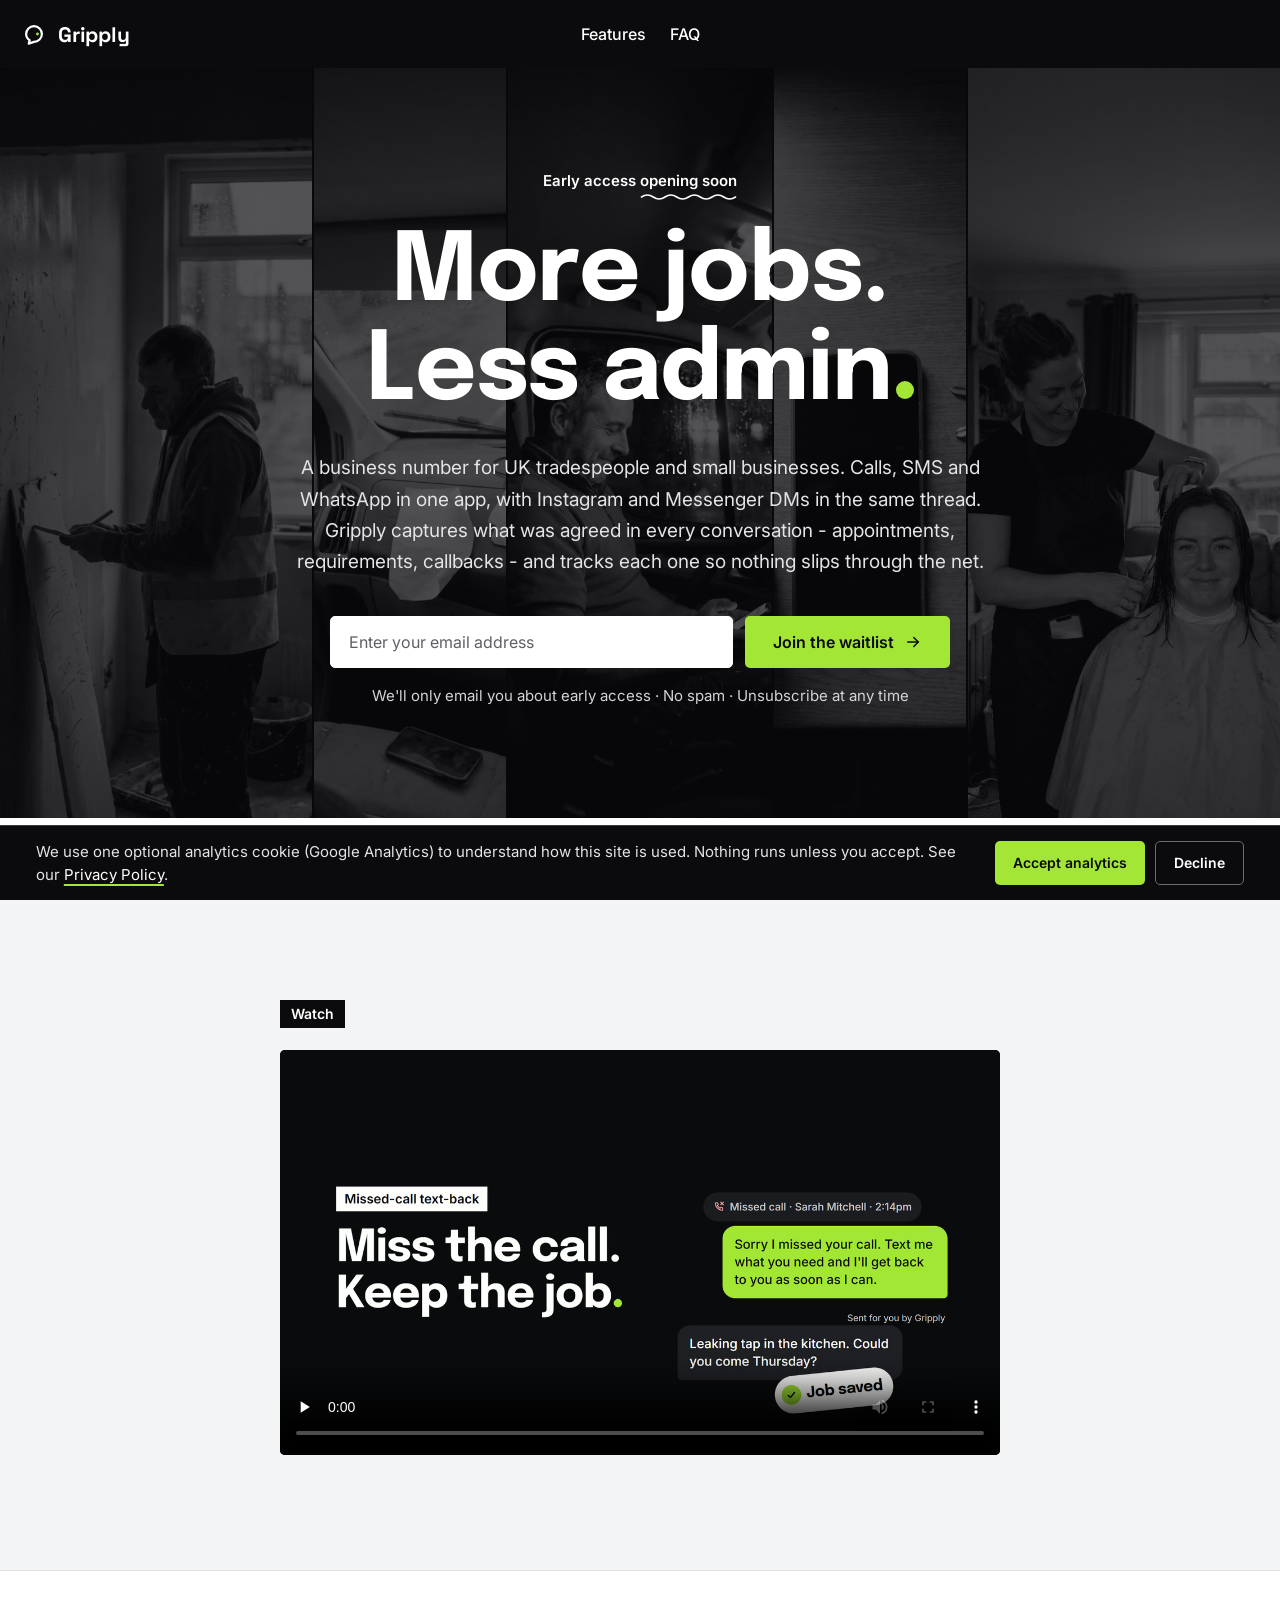
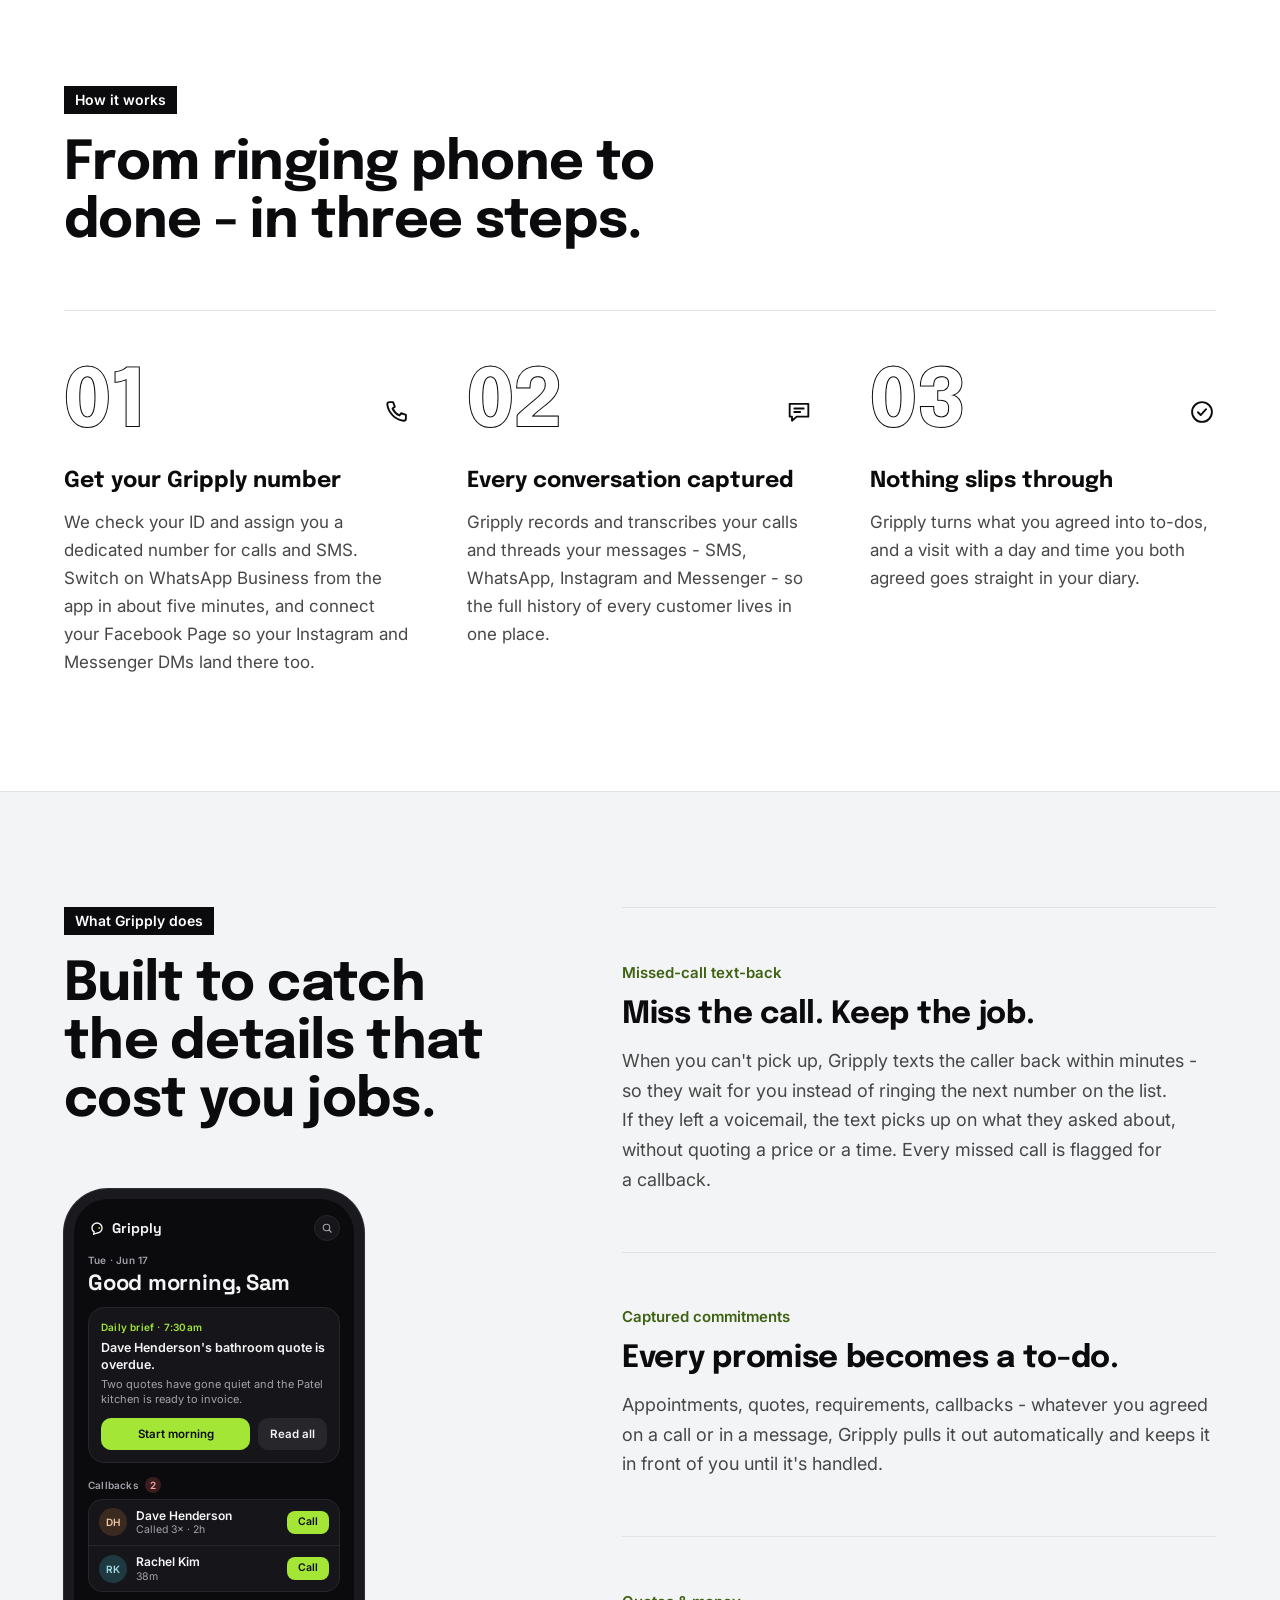
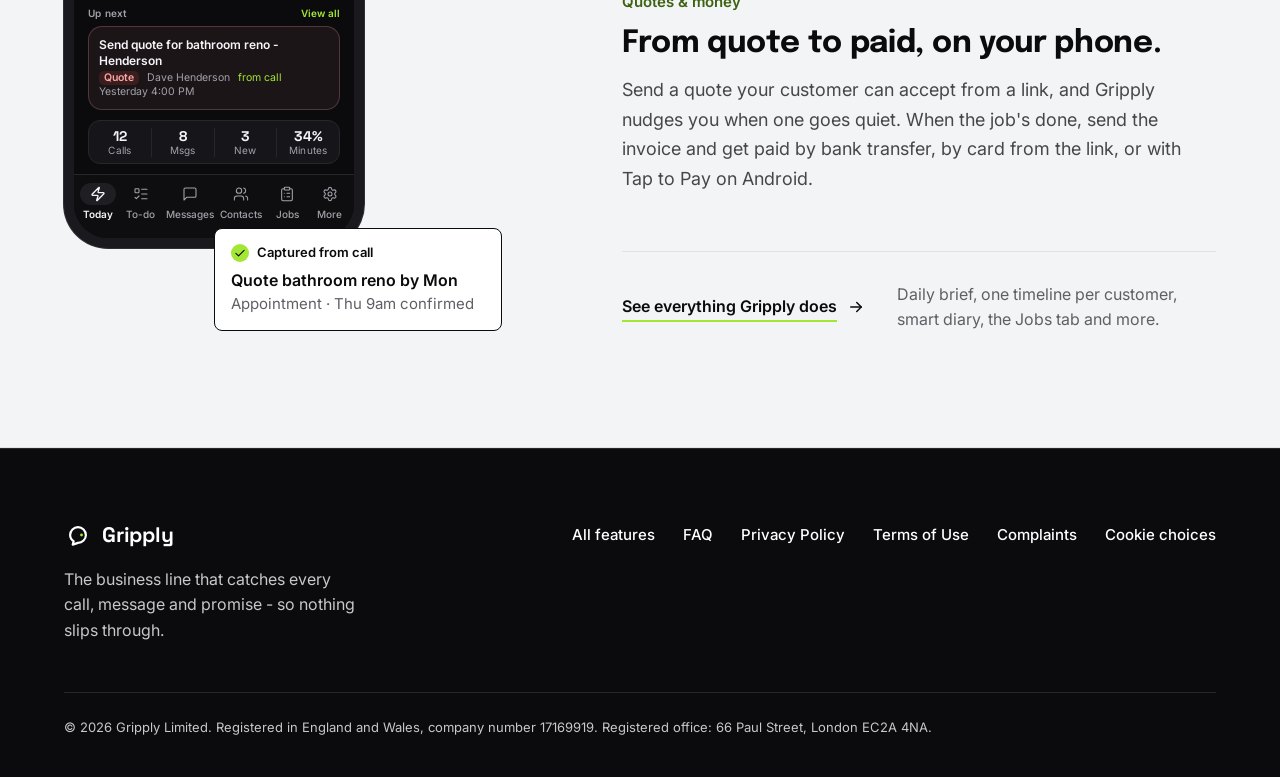
<file: index.html>
<!DOCTYPE html>
<html lang="en-GB">
<head>
  <meta charset="utf-8" />
  <meta name="viewport" content="width=device-width, initial-scale=1" />
  <title>Gripply - one business number for calls, SMS and WhatsApp</title>
  <meta name="description" content="Gripply gives UK tradespeople and small businesses one number for calls, SMS and WhatsApp, with Instagram and Messenger DMs in one thread. Join the waitlist." />
  <meta name="robots" content="index, follow, max-image-preview:large" />
  <link rel="canonical" href="https://gripply.app/" />
  <meta name="theme-color" content="#0b0b0d" />
  <!-- icons: unversioned, stable URLs (Google reads the favicon from the home page); the SVG is the one browsers show.
       The ICO holds 16, 32 and 48px images but declares only 48x48: listing every size makes Chromium browsers prefer it over the SVG. -->
  <link rel="icon" href="/favicon.ico" sizes="48x48" />
  <link rel="icon" href="/favicon.svg" type="image/svg+xml" />
  <link rel="icon" href="/icon-192.png" type="image/png" sizes="192x192" />
  <link rel="apple-touch-icon" href="/apple-touch-icon.png" />
  <link rel="manifest" href="/site.webmanifest" />

  <!-- Open Graph / Twitter -->
  <meta property="og:type" content="website" />
  <meta property="og:site_name" content="Gripply" />
  <meta property="og:locale" content="en_GB" />
  <meta property="og:url" content="https://gripply.app/" />
  <meta property="og:title" content="Gripply - More jobs. Less admin." />
  <meta property="og:description" content="Gripply gives UK tradespeople and small businesses one number for calls, SMS and WhatsApp, with Instagram and Messenger DMs in one thread. Join the waitlist." />
  <meta property="og:image" content="https://gripply.app/og-image.png?v=2" />
  <meta property="og:image:width" content="1200" />
  <meta property="og:image:height" content="630" />
  <meta property="og:image:alt" content="Gripply - More jobs. Less admin. Every conversation captured. Every promise tracked. Calls, SMS, WhatsApp Business, Instagram and Messenger." />
  <meta name="twitter:card" content="summary_large_image" />
  <meta name="twitter:title" content="Gripply - More jobs. Less admin." />
  <meta name="twitter:description" content="Gripply gives UK tradespeople and small businesses one number for calls, SMS and WhatsApp, with Instagram and Messenger DMs in one thread. Join the waitlist." />
  <meta name="twitter:image" content="https://gripply.app/og-image.png?v=2" />
  <meta name="twitter:image:alt" content="Gripply - More jobs. Less admin. Every conversation captured. Every promise tracked. Calls, SMS, WhatsApp Business, Instagram and Messenger." />

  <!-- Structured data (schema.org). Every fact in it must be visible on the site: keep it in step with the copy (see README). -->
  <script type="application/ld+json">
  {
    "@context": "https://schema.org",
    "@graph": [
      {
        "@type": "Organization",
        "@id": "https://gripply.app/#organization",
        "name": "Gripply",
        "legalName": "Gripply Limited",
        "url": "https://gripply.app/",
        "logo": {
          "@type": "ImageObject",
          "url": "https://gripply.app/icon-512.png",
          "contentUrl": "https://gripply.app/icon-512.png",
          "width": 512,
          "height": 512
        },
        "description": "Gripply Limited provides a business communications service for small businesses and tradespeople.",
        "areaServed": {
          "@type": "Country",
          "name": "United Kingdom"
        },
        "slogan": "More jobs. Less admin.",
        "address": {
          "@type": "PostalAddress",
          "streetAddress": "66 Paul Street",
          "addressLocality": "London",
          "postalCode": "EC2A 4NA",
          "addressCountry": "GB"
        },
        "identifier": {
          "@type": "PropertyValue",
          "propertyID": "Companies House company number (England and Wales)",
          "value": "17169919"
        },
        "contactPoint": [
          {
            "@type": "ContactPoint",
            "contactType": "privacy and data requests",
            "email": "privacy@gripply.app"
          },
          {
            "@type": "ContactPoint",
            "contactType": "complaints",
            "email": "complaints@gripply.app"
          }
        ]
      },
      {
        "@type": "WebSite",
        "@id": "https://gripply.app/#website",
        "url": "https://gripply.app/",
        "name": "Gripply",
        "inLanguage": "en-GB",
        "publisher": {
          "@id": "https://gripply.app/#organization"
        }
      },
      {
        "@type": "SoftwareApplication",
        "@id": "https://gripply.app/#app",
        "name": "Gripply",
        "url": "https://gripply.app/",
        "description": "A business number for UK tradespeople and small businesses. Calls, SMS and WhatsApp in one app, with Instagram and Messenger DMs in the same thread. Gripply captures what was agreed in every conversation - appointments, requirements, callbacks - and tracks each one so nothing slips through the net.",
        "applicationCategory": "BusinessApplication",
        "operatingSystem": "iOS, Android",
        "countriesSupported": "GB",
        "audience": {
          "@type": "BusinessAudience",
          "audienceType": "Small businesses and tradespeople"
        },
        "featureList": [
          "Missed-call text-back",
          "Captured commitments: what you agreed on a call or in a message becomes a to-do",
          "One timeline per customer across calls, SMS, WhatsApp, Instagram and Messenger",
          "Calls recorded, transcribed and summarised",
          "Smart diary",
          "AI daily brief",
          "Quotes customers accept from a link",
          "Invoices, with payment by bank transfer or by card from the link",
          "Tap to Pay on Android",
          "Jobs tab: every job by stage, from quote to paid"
        ],
        "publisher": {
          "@id": "https://gripply.app/#organization"
        }
      },
      {
        "@type": "VideoObject",
        "@id": "https://gripply.app/#video",
        "name": "Gripply in under a minute",
        "description": "A short video of what Gripply does: missed-call text-back, every channel in one thread, what you agree becoming a to-do, visits booked in the diary, quotes, invoices and getting paid, and the daily brief.",
        "thumbnailUrl": "https://gripply.app/video/gripply-summary-poster.jpg?v=1",
        "contentUrl": "https://gripply.app/video/gripply-summary.mp4?v=1",
        "uploadDate": "2026-11-17",
        "duration": "PT37S",
        "inLanguage": "en-GB",
        "about": {
          "@id": "https://gripply.app/#app"
        },
        "publisher": {
          "@id": "https://gripply.app/#organization"
        }
      },
      {
        "@type": "WebPage",
        "@id": "https://gripply.app/",
        "url": "https://gripply.app/",
        "name": "Gripply - one business number for calls, SMS and WhatsApp",
        "description": "Gripply gives UK tradespeople and small businesses one number for calls, SMS and WhatsApp, with Instagram and Messenger DMs in one thread. Join the waitlist.",
        "isPartOf": {
          "@id": "https://gripply.app/#website"
        },
        "about": {
          "@id": "https://gripply.app/#app"
        },
        "publisher": {
          "@id": "https://gripply.app/#organization"
        },
        "inLanguage": "en-GB",
        "video": {
          "@id": "https://gripply.app/#video"
        }
      }
    ]
  }
  </script>

  <link rel="preconnect" href="https://fonts.googleapis.com">
  <link rel="preconnect" href="https://fonts.gstatic.com" crossorigin>
  <link href="https://fonts.googleapis.com/css2?family=Epilogue:wght@500;700&family=Inter:wght@400;500;600&family=Space+Grotesk:wght@700&display=swap" rel="stylesheet">
  <link rel="stylesheet" href="/styles.css?v=14">
  <script src="/consent.js?v=1" defer></script>
  <script src="/site.js?v=3" defer></script>
</head>
<body>
<a class="skip-link" href="#top">Skip to content</a>

<!-- ===================== TOP BAR ===================== -->
<header class="topbar">
  <div class="topbar__inner">
    <a href="#top" class="logo topbar__logo">
      <svg aria-hidden="true" width="28" height="28" viewBox="0 0 256 256" fill="none"><path d="M 128 56 C 168 56 200 88 200 128 C 200 168 168 200 128 200 L 80 216 L 88 184 C 68 172 56 152 56 128 C 56 88 88 56 128 56 Z" stroke="currentColor" stroke-width="20" stroke-linejoin="round"></path><circle cx="160" cy="128" r="13" fill="#a3e635"></circle></svg>
      <span class="logo__word">Gripply</span>
    </a>
    <nav class="topbar__nav" aria-label="Primary">
      <a href="/features" class="topbar__link">Features</a>
      <a href="/faq" class="topbar__link">FAQ</a>
    </nav>
    <details class="nav-menu">
      <summary class="nav-menu__button" aria-label="Menu"><span class="nav-menu__bars" aria-hidden="true"><span></span><span></span><span></span></span></summary>
      <div class="nav-menu__panel">
        <a href="/features" class="nav-menu__link">Features</a>
        <a href="/faq" class="nav-menu__link">FAQ</a>
      </div>
    </details>
  </div>
</header>

<main id="top">

  <!-- ===================== HERO ===================== -->
  <section class="hero">
    <div class="hero__stage">
      <!-- still photographs, shown black and white by the stylesheet. /img/* is served immutable
           (netlify.toml), so bump ?v=N on a photo's src when that photo is replaced -->
      <div class="hero__media" aria-hidden="true">
        <img class="hero__photo hero__photo--builder" src="/img/hero-builder.webp?v=1" width="716" height="1284" alt="" fetchpriority="high" decoding="async">
        <img class="hero__photo hero__photo--dashboard" src="/img/hero-dashboard.webp?v=1" width="716" height="1284" alt="" loading="lazy" decoding="async">
        <img class="hero__photo hero__photo--van" src="/img/hero-van-night.webp?v=1" width="716" height="1284" alt="" loading="lazy" decoding="async">
        <img class="hero__photo hero__photo--counter" src="/img/hero-counter.webp?v=1" width="716" height="1284" alt="" loading="lazy" decoding="async">
        <img class="hero__photo hero__photo--hairdresser" src="/img/hero-hairdresser.webp?v=1" width="768" height="1376" alt="" loading="lazy" decoding="async">
      </div>

      <div class="hero__inner">
        <p class="kicker">Early access <span class="squiggle">opening soon<svg aria-hidden="true" viewBox="0 0 132 8" preserveAspectRatio="none" fill="none"><path d="M2 4 Q 10 0 18 4 T 34 4 T 50 4 T 66 4 T 82 4 T 98 4 T 114 4 T 130 4" stroke="currentColor" stroke-width="1.6" stroke-linecap="round" vector-effect="non-scaling-stroke"></path></svg></span></p>
        <h1 class="hero__title"><span class="hero__title-line">More jobs.</span> <span class="hero__title-line">Less admin<span class="visually-hidden">.</span><span class="dot" aria-hidden="true"></span></span></h1>
        <p class="hero__sub">A business number for UK tradespeople and small businesses. Calls, SMS and WhatsApp in one app, with Instagram and Messenger DMs in the same thread. Gripply captures what was agreed in every conversation&nbsp;- appointments, requirements, callbacks&nbsp;- and tracks each one so nothing slips through the net.</p>

        <!-- hero waitlist -->
        <div class="waitlist">
          <form id="heroForm" class="waitlist-form" data-success="heroSuccess" data-error="heroError" data-location="hero">
            <label class="visually-hidden" for="heroEmail">Email address</label>
            <input id="heroEmail" name="email" type="email" inputmode="email" autocomplete="email" required placeholder="Enter your email address" class="waitlist-form__input">
            <input type="text" name="website" tabindex="-1" autocomplete="off" aria-hidden="true" class="hp-field" />
            <button type="submit" class="btn btn--primary waitlist-form__submit">Join the waitlist
              <svg aria-hidden="true" width="18" height="18" viewBox="0 0 24 24" fill="none" stroke="currentColor" stroke-width="2" stroke-linecap="round" stroke-linejoin="round"><path d="M5 12h14"></path><path d="M13 6l6 6-6 6"></path></svg>
            </button>
          </form>
          <div id="heroError" class="form-error" role="alert" hidden></div>

          <div id="heroSuccess" class="form-success" role="status" tabindex="-1" hidden>
            <svg aria-hidden="true" width="22" height="22" viewBox="0 0 24 24" fill="none" stroke="currentColor" stroke-width="2" stroke-linecap="round" stroke-linejoin="round"><circle cx="12" cy="12" r="8.5"></circle><path d="M8.5 12.2l2.4 2.4 4.6-5"></path></svg>
            <span>You're on the list. We'll email you the moment your spot opens up.</span>
          </div>

          <p class="form-note">We'll only email you about early access <span aria-hidden="true">·</span> <span class="nowrap">No spam <span aria-hidden="true">·</span> Unsubscribe at any time</span></p>
        </div>
      </div>
    </div>

    <!-- the five channels -->
    <div class="channels">
      <ul class="container channels__list" role="list">
        <li class="channels__item">Calls</li>
        <li class="channels__item">SMS</li>
        <li class="channels__item">WhatsApp Business</li>
        <li class="channels__item">Instagram</li>
        <li class="channels__item">Messenger</li>
      </ul>
    </div>
  </section>

  <!-- ===================== THE VIDEO ===================== -->
  <!-- The summary video, made with the promo-video skill in the Gripply app repo. /video/* is served immutable (netlify.toml):
       when the video is re-cut, bump ?v=N on all three files here and in the structured data. Phones get the
       portrait cut and wider screens the 16:9 one (styles.css shows one); both have the same words and timing. -->
  <section id="watch" class="section section--alt watch">
    <div class="container">
      <div class="section-head">
        <p class="chip">Watch</p>
      </div>
      <div class="watch__player">
        <video class="watch__video watch__video--tall" controls playsinline preload="none" width="1080" height="1920"
          poster="/video/gripply-summary-portrait-poster.jpg?v=1"
          aria-label="Gripply in under a minute: a short video, with narration and music">
          <source src="/video/gripply-summary-portrait.mp4?v=1" type="video/mp4">
          <track kind="captions" src="/video/gripply-summary-portrait.vtt?v=1" srclang="en" label="English">
        </video>
        <video class="watch__video watch__video--wide" controls playsinline preload="none" width="1920" height="1080"
          poster="/video/gripply-summary-poster.jpg?v=1"
          aria-label="Gripply in under a minute: a short video, with narration and music">
          <source src="/video/gripply-summary.mp4?v=1" type="video/mp4">
          <track kind="captions" src="/video/gripply-summary.vtt?v=1" srclang="en" label="English">
        </video>
      </div>
    </div>
  </section>

  <!-- ===================== HOW IT WORKS ===================== -->
  <section id="how" class="section">
    <div class="container">
      <div class="section-head">
        <p class="chip">How it works</p>
        <h2 class="section-title">From ringing phone to done&nbsp;- in three steps.</h2>
      </div>

      <ol class="steps" role="list">
        <!-- step 1 -->
        <li class="row step">
          <div class="step__head">
            <span class="numeral" aria-hidden="true">01</span>
            <svg class="step__icon" aria-hidden="true" width="28" height="28" viewBox="0 0 24 24" fill="none" stroke="currentColor" stroke-width="1.6" stroke-linecap="round" stroke-linejoin="round"><path d="M6.5 3.5h3l1.5 4-2 1.5a12 12 0 0 0 6 6l1.5-2 4 1.5v3a2 2 0 0 1-2 2A16.5 16.5 0 0 1 4.5 5.5a2 2 0 0 1 2-2z"></path></svg>
          </div>
          <h3 class="item-title step__title">Get your Gripply number</h3>
          <p class="step__text">We check your ID and assign you a dedicated number for calls and SMS. Switch on WhatsApp Business from the app in about five minutes, and connect your Facebook Page so your Instagram and Messenger DMs land there too.</p>
        </li>
        <!-- step 2 -->
        <li class="row step">
          <div class="step__head">
            <span class="numeral" aria-hidden="true">02</span>
            <svg class="step__icon" aria-hidden="true" width="28" height="28" viewBox="0 0 24 24" fill="none" stroke="currentColor" stroke-width="1.6" stroke-linecap="round" stroke-linejoin="round"><path d="M4 5h16v11H10l-4 3.5V16H4z"></path><path d="M8 9h8"></path><path d="M8 12h5"></path></svg>
          </div>
          <h3 class="item-title step__title">Every conversation captured</h3>
          <p class="step__text">Gripply records and transcribes your calls and threads your messages&nbsp;- SMS, WhatsApp, Instagram and Messenger&nbsp;- so the full history of every customer lives in one place.</p>
        </li>
        <!-- step 3 -->
        <li class="row step">
          <div class="step__head">
            <span class="numeral" aria-hidden="true">03</span>
            <svg class="step__icon" aria-hidden="true" width="28" height="28" viewBox="0 0 24 24" fill="none" stroke="currentColor" stroke-width="1.6" stroke-linecap="round" stroke-linejoin="round"><circle cx="12" cy="12" r="8.5"></circle><path d="M8.5 12.2l2.4 2.4 4.6-5"></path></svg>
          </div>
          <h3 class="item-title step__title">Nothing slips through</h3>
          <p class="step__text">Gripply turns what you agreed into <span class="nowrap">to-dos</span>, and a visit with a day and time you both agreed goes straight in your diary.</p>
        </li>
      </ol>
    </div>
  </section>

  <!-- ===================== FEATURES ===================== -->
  <section id="features" class="section section--alt">
    <div class="container does">
      <div class="section-head does__head">
        <p class="chip">What Gripply does</p>
        <h2 class="section-title">Built to catch the details that cost you jobs.</h2>
      </div>

      <!-- the app, drawn in HTML and exposed as one picture -->
      <div class="does__mock">
        <div class="phone-mock" role="img" aria-label="The Gripply app's Today screen: the daily brief, two callbacks to make and what's up next, with a note of an action captured from a call.">
          <div class="phone">
            <div class="phone__screen">
              <div class="phone__body">
                <div class="phone__top">
                  <span class="phone__brand"><svg width="18" height="18" viewBox="0 0 256 256" fill="none"><path d="M 128 56 C 168 56 200 88 200 128 C 200 168 168 200 128 200 L 80 216 L 88 184 C 68 172 56 152 56 128 C 56 88 88 56 128 56 Z" stroke="currentColor" stroke-width="20" stroke-linejoin="round"></path><circle cx="160" cy="128" r="13" fill="#a3e635"></circle></svg>Gripply</span>
                  <span class="phone__search"><svg width="12" height="12" viewBox="0 0 24 24" fill="none" stroke="currentColor" stroke-width="2.2" stroke-linecap="round"><circle cx="11" cy="11" r="6.5"></circle><path d="M16 16l4.5 4.5"></path></svg></span>
                </div>
                <span class="phone__label phone__date">Tue · Jun 17</span>
                <span class="phone__hello">Good morning, Sam</span>

                <span class="phone__card phone__brief">
                  <span class="phone__label phone__brief-label">Daily brief · 7:30am</span>
                  <span class="phone__brief-title">Dave Henderson's bathroom quote is overdue.</span>
                  <span class="phone__brief-text">Two quotes have gone quiet and the Patel kitchen is ready to invoice.</span>
                  <span class="phone__brief-actions">
                    <span class="phone__btn">Start morning</span>
                    <span class="phone__btn phone__btn--quiet">Read all</span>
                  </span>
                </span>

                <span class="phone__heading">
                  <span class="phone__label">Callbacks</span>
                  <span class="phone__count">2</span>
                </span>
                <span class="phone__card phone__list">
                  <span class="phone__person">
                    <span class="phone__avatar">DH</span>
                    <span class="phone__lines"><span class="phone__name">Dave Henderson</span><span class="phone__meta">Called 3× · 2h</span></span>
                    <span class="phone__call">Call</span>
                  </span>
                  <span class="phone__person">
                    <span class="phone__avatar phone__avatar--cool">RK</span>
                    <span class="phone__lines"><span class="phone__name">Rachel Kim</span><span class="phone__meta">38m</span></span>
                    <span class="phone__call">Call</span>
                  </span>
                </span>

                <span class="phone__heading phone__heading--split">
                  <span class="phone__label">Up next</span>
                  <span class="phone__more">View all</span>
                </span>
                <span class="phone__card phone__task phone__task--overdue">
                  <span class="phone__lines">
                    <span class="phone__name">Send quote for bathroom reno&nbsp;- Henderson</span>
                    <span class="phone__task-meta"><span class="phone__pill">Quote</span><span>Dave Henderson</span><span class="phone__from">from call</span><span>Yesterday 4:00 PM</span></span>
                  </span>
                </span>

                <span class="phone__card phone__stats">
                  <span class="phone__stat"><span class="phone__stat-value">12</span><span class="phone__stat-label">Calls</span></span>
                  <span class="phone__stat"><span class="phone__stat-value">8</span><span class="phone__stat-label">Msgs</span></span>
                  <span class="phone__stat"><span class="phone__stat-value">3</span><span class="phone__stat-label">New</span></span>
                  <span class="phone__stat"><span class="phone__stat-value">34%</span><span class="phone__stat-label">Minutes</span></span>
                </span>
              </div>

              <div class="phone__tabs">
                <span class="phone__tab phone__tab--on"><svg width="16" height="16" viewBox="0 0 24 24" fill="none" stroke="currentColor" stroke-width="2" stroke-linecap="round" stroke-linejoin="round"><path d="M4 14a1 1 0 0 1-.78-1.63l9.9-10.2a.5.5 0 0 1 .86.46l-1.92 6.02A1 1 0 0 0 13 10h7a1 1 0 0 1 .78 1.63l-9.9 10.2a.5.5 0 0 1-.86-.46l1.92-6.02A1 1 0 0 0 11 14z"></path></svg>Today</span>
                <span class="phone__tab"><svg width="16" height="16" viewBox="0 0 24 24" fill="none" stroke="currentColor" stroke-width="1.6" stroke-linecap="round" stroke-linejoin="round"><path d="M13 5h8"></path><path d="M13 12h8"></path><path d="M13 19h8"></path><path d="m3 17 2 2 4-4"></path><rect x="3" y="4" width="6" height="6" rx="1"></rect></svg>To-do</span>
                <span class="phone__tab"><svg width="16" height="16" viewBox="0 0 24 24" fill="none" stroke="currentColor" stroke-width="1.6" stroke-linecap="round" stroke-linejoin="round"><path d="M21 15a2 2 0 0 1-2 2H7l-4 4V5a2 2 0 0 1 2-2h14a2 2 0 0 1 2 2z"></path></svg>Messages</span>
                <span class="phone__tab"><svg width="16" height="16" viewBox="0 0 24 24" fill="none" stroke="currentColor" stroke-width="1.6" stroke-linecap="round" stroke-linejoin="round"><path d="M16 21v-2a4 4 0 0 0-4-4H6a4 4 0 0 0-4 4v2"></path><path d="M16 3.128a4 4 0 0 1 0 7.744"></path><path d="M22 21v-2a4 4 0 0 0-3-3.87"></path><circle cx="9" cy="7" r="4"></circle></svg>Contacts</span>
                <span class="phone__tab"><svg width="16" height="16" viewBox="0 0 24 24" fill="none" stroke="currentColor" stroke-width="1.6" stroke-linecap="round" stroke-linejoin="round"><rect width="8" height="4" x="8" y="2" rx="1"></rect><path d="M16 4h2a2 2 0 0 1 2 2v14a2 2 0 0 1-2 2H6a2 2 0 0 1-2-2V6a2 2 0 0 1 2-2h2"></path><path d="M12 11h4"></path><path d="M12 16h4"></path><path d="M8 11h.01"></path><path d="M8 16h.01"></path></svg>Jobs</span>
                <span class="phone__tab"><svg width="16" height="16" viewBox="0 0 24 24" fill="none" stroke="currentColor" stroke-width="1.6" stroke-linecap="round" stroke-linejoin="round"><path d="M9.671 4.136a2.34 2.34 0 0 1 4.659 0 2.34 2.34 0 0 0 3.319 1.915 2.34 2.34 0 0 1 2.33 4.033 2.34 2.34 0 0 0 0 3.831 2.34 2.34 0 0 1-2.33 4.033 2.34 2.34 0 0 0-3.319 1.915 2.34 2.34 0 0 1-4.659 0 2.34 2.34 0 0 0-3.32-1.915 2.34 2.34 0 0 1-2.33-4.033 2.34 2.34 0 0 0 0-3.831A2.34 2.34 0 0 1 6.35 6.051a2.34 2.34 0 0 0 3.319-1.915"></path><circle cx="12" cy="12" r="3"></circle></svg>More</span>
              </div>
            </div>
          </div>

          <div class="phone-mock__note">
            <span class="phone-mock__note-label"><svg width="14" height="14" viewBox="0 0 24 24" fill="none" stroke="currentColor" stroke-width="2" stroke-linecap="round" stroke-linejoin="round"><path d="M5 12.5l4.5 4.5L19 7.5"></path></svg>Captured from call</span>
            <span class="phone-mock__note-title">Quote bathroom reno by Mon</span>
            <span class="phone-mock__note-sub">Appointment · Thu 9am confirmed</span>
          </div>
        </div>
      </div>

      <div class="does__rows">
        <!-- feature row 1 -->
        <div class="row feature">
          <p class="label">Missed-call text-back</p>
          <h3 class="feature-title">Miss the call. Keep the job.</h3>
          <p class="lead">When you can't pick up, Gripply texts the caller back within minutes&nbsp;- so they wait for you instead of ringing the next number on the list. If they left a voicemail, the text picks up on what they asked about, without quoting a price or a time. Every missed call is flagged for a callback.</p>
        </div>

        <!-- feature row 2 -->
        <div class="row feature">
          <p class="label">Captured commitments</p>
          <h3 class="feature-title">Every promise becomes a <span class="nowrap">to-do</span>.</h3>
          <p class="lead">Appointments, quotes, requirements, callbacks&nbsp;- whatever you agreed on a call or in a message, Gripply pulls it out automatically and keeps it in front of you until it's handled.</p>
        </div>

        <!-- feature row 3 -->
        <div class="row feature">
          <p class="label">Quotes &amp; money</p>
          <h3 class="feature-title">From quote to paid, on your phone.</h3>
          <p class="lead">Send a quote your customer can accept from a link, and Gripply nudges you when one goes quiet. When the job's done, send the invoice and get paid by bank transfer, by card from the link, or with Tap to Pay on Android.</p>
        </div>

        <!-- everything else lives on /features -->
        <div class="does__more">
          <a href="/features" class="arrow-link"><span>See everything Gripply does</span>
            <svg aria-hidden="true" width="18" height="18" viewBox="0 0 24 24" fill="none" stroke="currentColor" stroke-width="2" stroke-linecap="round" stroke-linejoin="round"><path d="M5 12h14"></path><path d="M13 6l6 6-6 6"></path></svg>
          </a>
          <p class="does__more-text">Daily brief, one timeline per customer, smart diary, the Jobs tab and more.</p>
        </div>
      </div>
    </div>
  </section>

</main>

<!-- ===================== FOOTER ===================== -->
<footer class="footer">
  <div class="container footer__inner">
    <div class="footer__top">
      <div class="footer__about">
        <a href="#top" class="logo footer__brand">
          <svg aria-hidden="true" width="28" height="28" viewBox="0 0 256 256" fill="none"><path d="M 128 56 C 168 56 200 88 200 128 C 200 168 168 200 128 200 L 80 216 L 88 184 C 68 172 56 152 56 128 C 56 88 88 56 128 56 Z" stroke="currentColor" stroke-width="20" stroke-linejoin="round"></path><circle cx="160" cy="128" r="13" fill="#a3e635"></circle></svg>
          <span class="logo__word">Gripply</span>
        </a>
        <p class="footer__tagline">The business line that catches every call, message and promise&nbsp;- so nothing slips through.</p>
      </div>
      <nav class="footer__nav" aria-label="Footer">
        <a href="/features" class="footer__link">All features</a>
        <a href="/faq" class="footer__link">FAQ</a>
        <a href="/privacy" class="footer__link">Privacy Policy</a>
        <a href="/terms" class="footer__link">Terms of Use</a>
        <a href="/complaints" class="footer__link">Complaints</a>
        <button type="button" class="footer__link" data-cookie-choices>Cookie choices</button>
      </nav>
    </div>
    <div class="footer__bottom">
      <p class="footer__copy">© 2026 Gripply Limited. Registered in England and Wales, company number 17169919. Registered office: 66 Paul Street, London EC2A&nbsp;4NA.</p>
    </div>
  </div>
</footer>
</body>
</html>
</file>
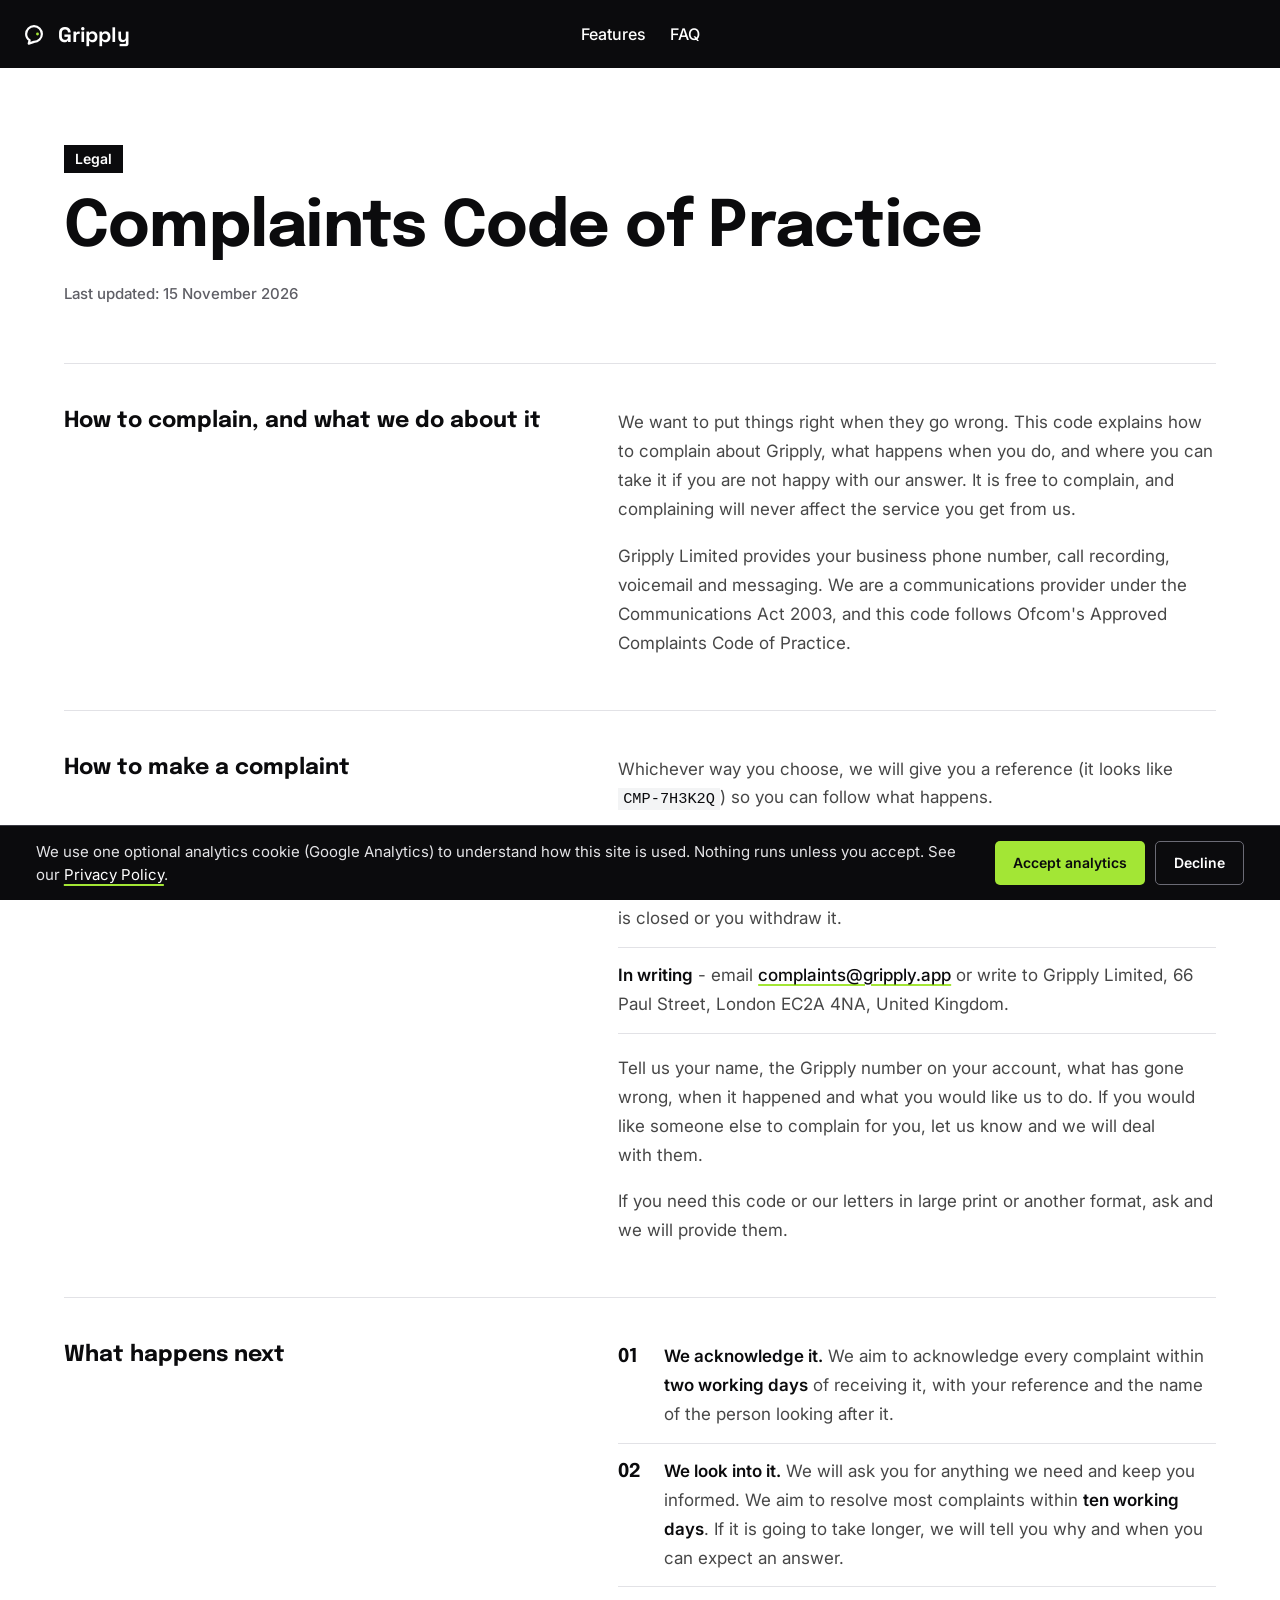
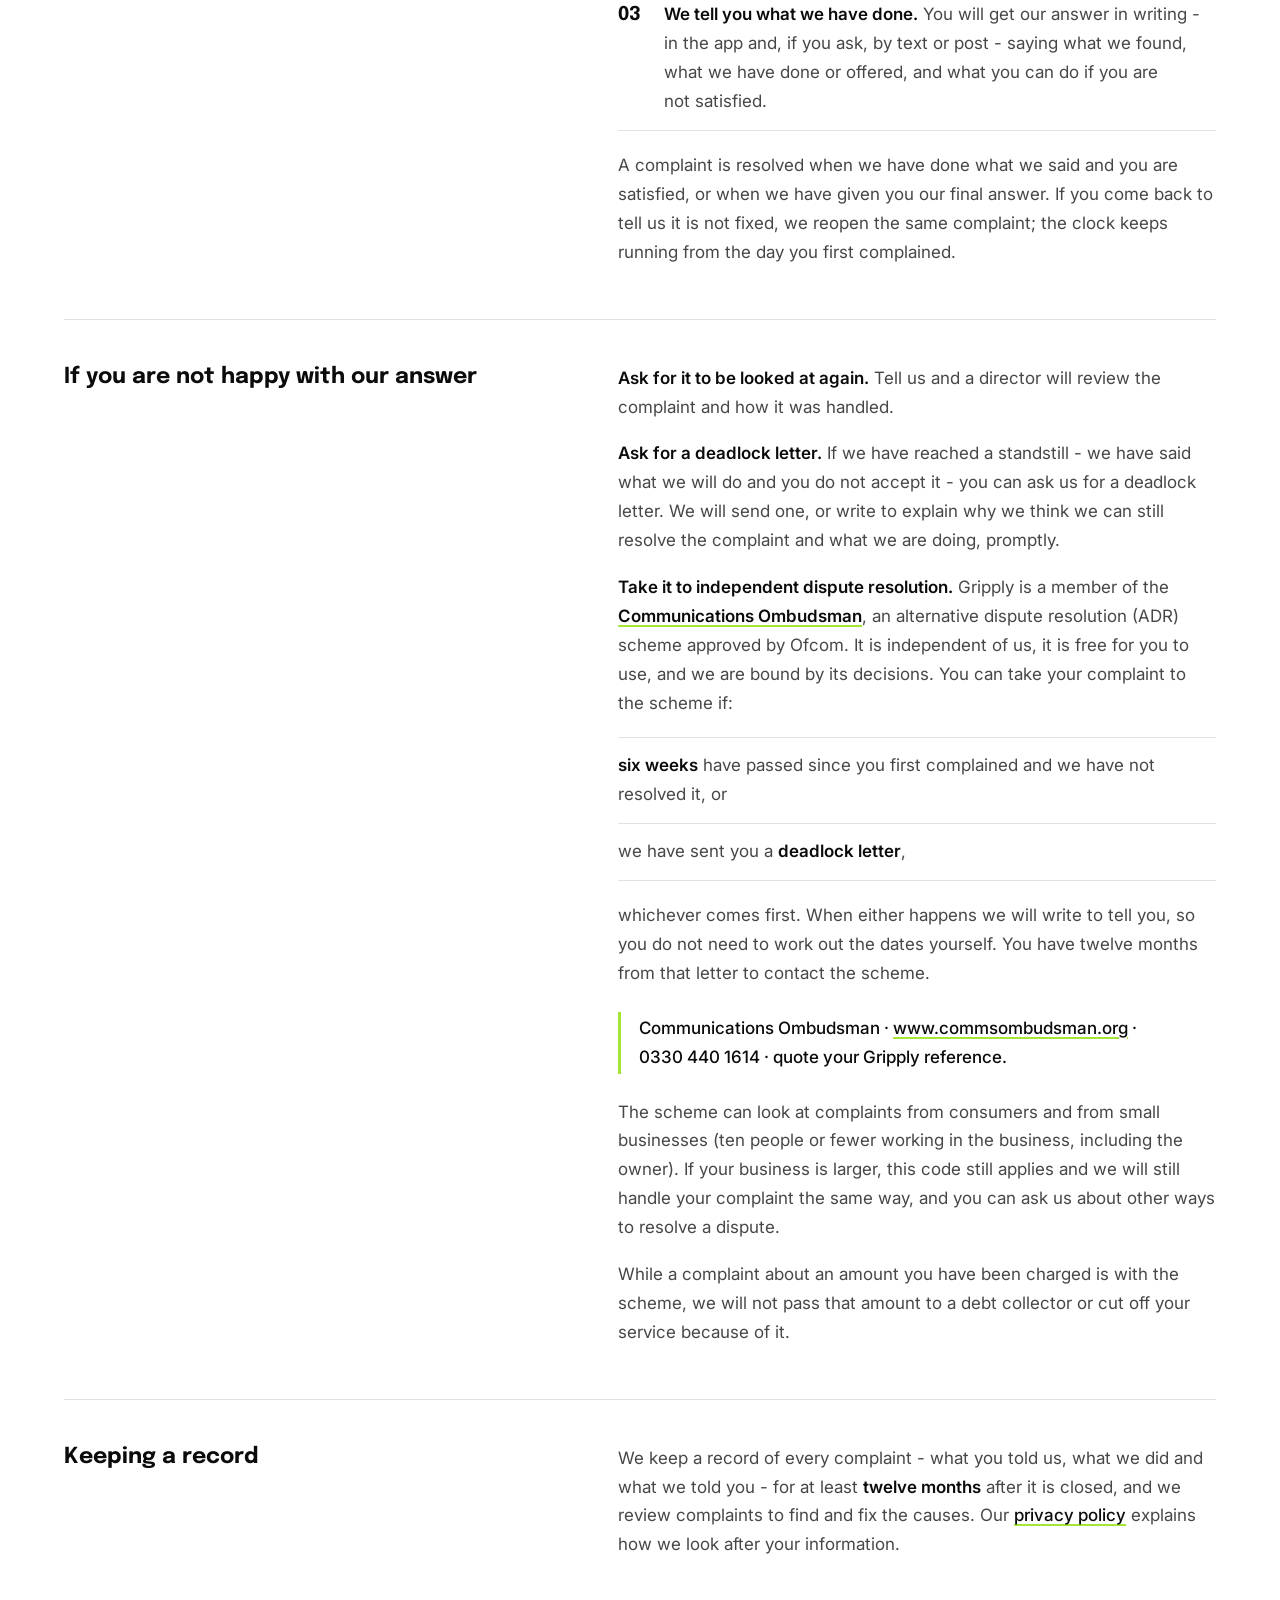
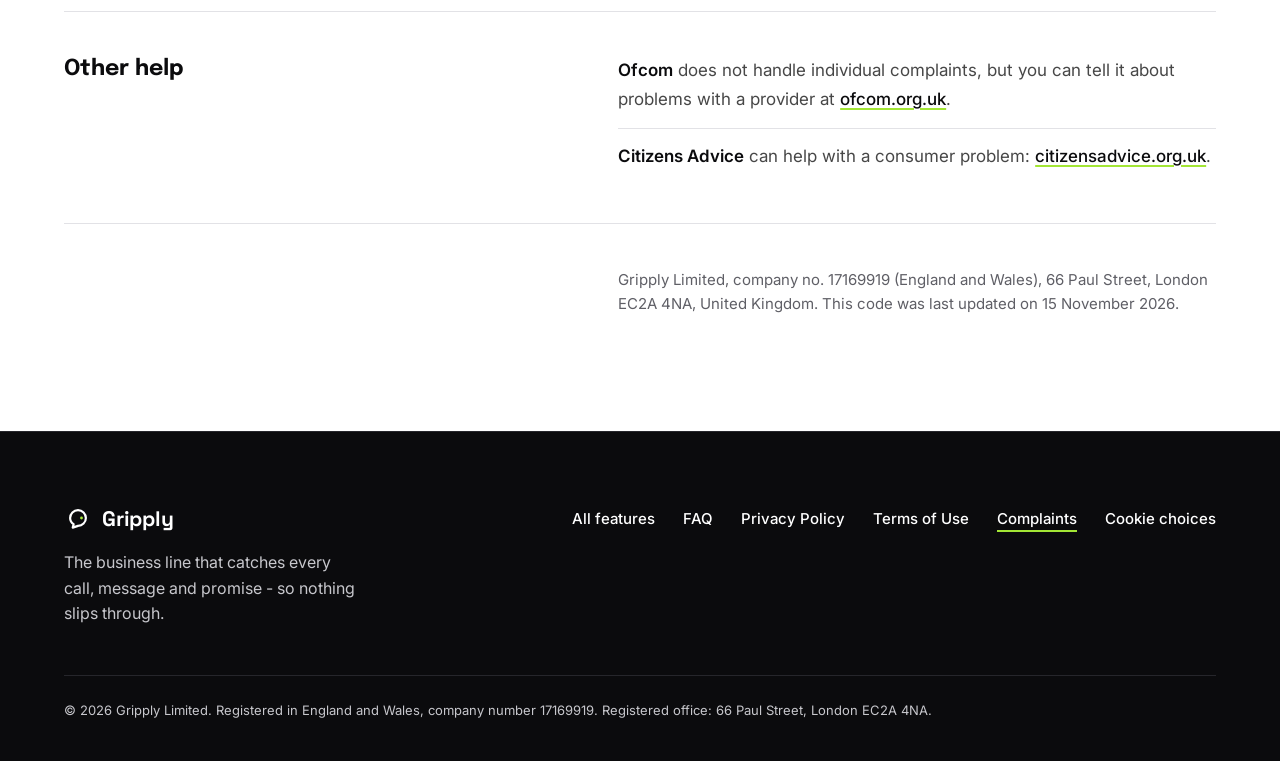
<file: complaints.html>
<!DOCTYPE html>
<html lang="en-GB">
<head>
  <meta charset="utf-8" />
  <meta name="viewport" content="width=device-width, initial-scale=1" />
  <title>Complaints Code of Practice - Gripply</title>
  <meta name="description" content="How to complain about Gripply, what happens next, and when you can take it to the Communications Ombudsman, an ADR scheme approved by Ofcom." />
  <meta name="robots" content="index, follow, max-image-preview:large" />
  <link rel="canonical" href="https://gripply.app/complaints" />
  <meta name="theme-color" content="#0b0b0d" />
  <!-- icons: unversioned, stable URLs (Google reads the favicon from the home page); the SVG is the one browsers show.
       The ICO holds 16, 32 and 48px images but declares only 48x48: listing every size makes Chromium browsers prefer it over the SVG. -->
  <link rel="icon" href="/favicon.ico" sizes="48x48" />
  <link rel="icon" href="/favicon.svg" type="image/svg+xml" />
  <link rel="icon" href="/icon-192.png" type="image/png" sizes="192x192" />
  <link rel="apple-touch-icon" href="/apple-touch-icon.png" />
  <link rel="manifest" href="/site.webmanifest" />

  <!-- Open Graph / Twitter -->
  <meta property="og:type" content="website" />
  <meta property="og:site_name" content="Gripply" />
  <meta property="og:locale" content="en_GB" />
  <meta property="og:url" content="https://gripply.app/complaints" />
  <meta property="og:title" content="Complaints Code of Practice - Gripply" />
  <meta property="og:description" content="How to complain about Gripply, what happens next, and when you can take it to the Communications Ombudsman, an ADR scheme approved by Ofcom." />
  <meta property="og:image" content="https://gripply.app/og-image.png?v=2" />
  <meta property="og:image:width" content="1200" />
  <meta property="og:image:height" content="630" />
  <meta property="og:image:alt" content="Gripply - More jobs. Less admin. Every conversation captured. Every promise tracked. Calls, SMS, WhatsApp Business, Instagram and Messenger." />
  <meta name="twitter:card" content="summary_large_image" />
  <meta name="twitter:title" content="Complaints Code of Practice - Gripply" />
  <meta name="twitter:description" content="How to complain about Gripply, what happens next, and when you can take it to the Communications Ombudsman, an ADR scheme approved by Ofcom." />
  <meta name="twitter:image" content="https://gripply.app/og-image.png?v=2" />
  <meta name="twitter:image:alt" content="Gripply - More jobs. Less admin. Every conversation captured. Every promise tracked. Calls, SMS, WhatsApp Business, Instagram and Messenger." />

  <!-- Structured data (schema.org). Every fact in it must be visible on the site: keep it in step with the copy (see README). -->
  <script type="application/ld+json">
  {
    "@context": "https://schema.org",
    "@graph": [
      {
        "@type": "WebPage",
        "@id": "https://gripply.app/complaints",
        "url": "https://gripply.app/complaints",
        "name": "Complaints Code of Practice - Gripply",
        "description": "How to complain about Gripply, what happens next, and when you can take it to the Communications Ombudsman, an ADR scheme approved by Ofcom.",
        "isPartOf": {
          "@id": "https://gripply.app/#website"
        },
        "about": {
          "@id": "https://gripply.app/#organization"
        },
        "publisher": {
          "@id": "https://gripply.app/#organization"
        },
        "inLanguage": "en-GB",
        "dateModified": "2026-11-15"
      },
      {
        "@type": "Organization",
        "@id": "https://gripply.app/#organization",
        "name": "Gripply",
        "url": "https://gripply.app/"
      },
      {
        "@type": "WebSite",
        "@id": "https://gripply.app/#website",
        "name": "Gripply",
        "url": "https://gripply.app/"
      }
    ]
  }
  </script>

  <link rel="preconnect" href="https://fonts.googleapis.com">
  <link rel="preconnect" href="https://fonts.gstatic.com" crossorigin>
  <link href="https://fonts.googleapis.com/css2?family=Epilogue:wght@500;700&family=Inter:wght@400;500;600&family=Space+Grotesk:wght@700&display=swap" rel="stylesheet">
  <link rel="stylesheet" href="/styles.css?v=14">
  <script src="/consent.js?v=1" defer></script>
  <script src="/site.js?v=3" defer></script>
</head>
<body>
<a class="skip-link" href="#main">Skip to content</a>

<!-- ===================== TOP BAR ===================== -->
<header class="topbar">
  <div class="topbar__inner">
    <a href="/" class="logo topbar__logo">
      <svg aria-hidden="true" width="28" height="28" viewBox="0 0 256 256" fill="none"><path d="M 128 56 C 168 56 200 88 200 128 C 200 168 168 200 128 200 L 80 216 L 88 184 C 68 172 56 152 56 128 C 56 88 88 56 128 56 Z" stroke="currentColor" stroke-width="20" stroke-linejoin="round"></path><circle cx="160" cy="128" r="13" fill="#a3e635"></circle></svg>
      <span class="logo__word">Gripply</span>
    </a>
    <nav class="topbar__nav" aria-label="Primary">
      <a href="/features" class="topbar__link">Features</a>
      <a href="/faq" class="topbar__link">FAQ</a>
    </nav>
    <details class="nav-menu">
      <summary class="nav-menu__button" aria-label="Menu"><span class="nav-menu__bars" aria-hidden="true"><span></span><span></span><span></span></span></summary>
      <div class="nav-menu__panel">
        <a href="/features" class="nav-menu__link">Features</a>
        <a href="/faq" class="nav-menu__link">FAQ</a>
      </div>
    </details>
  </div>
</header>

<!-- ===================== CONTENT ===================== -->
<main id="main" class="legal">
  <div class="container">
    <header class="legal__head">
      <p class="chip">Legal</p>
      <h1 class="legal__title">Complaints Code of Practice</h1>
      <p class="legal__updated">Last updated: 15 November 2026</p>
    </header>

    <section class="row legal__section">
      <h2>How to complain, and what we do about it</h2>
      <div class="legal__text">
        <p>We want to put things right when they go wrong. This code explains how to complain about Gripply, what happens when you do, and where you can take it if you are not happy with our answer. It is free to complain, and complaining will never affect the service you get from us.</p>
        <p>Gripply Limited provides your business phone number, call recording, voicemail and messaging. We are a communications provider under the Communications Act 2003, and this code follows Ofcom's Approved Complaints Code of Practice.</p>
      </div>
    </section>

    <section class="row legal__section">
      <h2>How to make a complaint</h2>
      <div class="legal__text">
        <p>Whichever way you choose, we will give you a reference (it looks like <code>CMP-7H3K2Q</code>) so you can follow what happens.</p>
        <ul role="list">
          <li><strong>In Gripply</strong> - in the app, go to <strong>More → Help → Make a complaint</strong>, and tell us what went wrong. You can follow the complaint there and add to it until it is closed or you withdraw it.</li>
          <!-- GO-LIVE: restore the "By phone" channel here once the complaints number exists. Ofcom's code requires a
               free or geographic-rate phone number alongside the written channels. Wording from
               docs/complaints-code-of-practice.md (Gripply-App), with the number and hours filled in. -->
          <li><strong>In writing</strong> - email <a href="mailto:complaints@gripply.app">complaints@gripply.app</a> or write to Gripply Limited, 66 Paul Street, London EC2A 4NA, United Kingdom.</li>
        </ul>
        <p>Tell us your name, the Gripply number on your account, what has gone wrong, when it happened and what you would like us to do. If you would like someone else to complain for you, let us know and we will deal with them.</p>
        <p>If you need this code or our letters in large print or another format, ask and we will provide them.</p>
      </div>
    </section>

    <section class="row legal__section">
      <h2>What happens next</h2>
      <div class="legal__text">
        <ol role="list">
          <li><strong>We acknowledge it.</strong> We aim to acknowledge every complaint within <strong>two working days</strong> of receiving it, with your reference and the name of the person looking after it.</li>
          <li><strong>We look into it.</strong> We will ask you for anything we need and keep you informed. We aim to resolve most complaints within <strong>ten working days</strong>. If it is going to take longer, we will tell you why and when you can expect an answer.</li>
          <li><strong>We tell you what we have done.</strong> You will get our answer in <span class="nowrap">writing -</span> in the app and, if you ask, by text or post - saying what we found, what we have done or offered, and what you can do if you are not satisfied.</li>
        </ol>
        <p>A complaint is resolved when we have done what we said and you are satisfied, or when we have given you our final answer. If you come back to tell us it is not fixed, we reopen the same complaint; the clock keeps running from the day you first complained.</p>
      </div>
    </section>

    <section class="row legal__section">
      <h2>If you are not happy with our answer</h2>
      <div class="legal__text">
        <p><strong>Ask for it to be looked at again.</strong> Tell us and a director will review the complaint and how it was handled.</p>
        <p><strong>Ask for a deadlock letter.</strong> If we have reached a standstill - we have said what we will do and you do not accept it - you can ask us for a deadlock letter. We will send one, or write to explain why we think we can still resolve the complaint and what we are doing, promptly.</p>
        <p><strong>Take it to independent dispute resolution.</strong> Gripply is a member of the <a href="https://www.commsombudsman.org"><strong>Communications Ombudsman</strong></a>, an alternative dispute resolution (ADR) scheme approved by Ofcom. It is independent of us, it is free for you to use, and we are bound by its decisions. You can take your complaint to the scheme if:</p>
        <ul role="list">
          <li><strong>six weeks</strong> have passed since you first complained and we have not resolved it, or</li>
          <li>we have sent you a <strong>deadlock letter</strong>,</li>
        </ul>
        <p>whichever comes first. When either happens we will write to tell you, so you do not need to work out the dates yourself. You have twelve months from that letter to contact the scheme.</p>
        <blockquote>
          <p><span class="nowrap">Communications Ombudsman ·</span> <span class="nowrap"><a href="https://www.commsombudsman.org">www.commsombudsman.org</a> ·</span> <span class="nowrap">0330 440 1614 ·</span> quote your Gripply reference.</p>
        </blockquote>
        <p>The scheme can look at complaints from consumers and from small businesses (ten people or fewer working in the business, including the owner). If your business is larger, this code still applies and we will still handle your complaint the same way, and you can ask us about other ways to resolve a dispute.</p>
        <p>While a complaint about an amount you have been charged is with the scheme, we will not pass that amount to a debt collector or cut off your service because of it.</p>
      </div>
    </section>

    <section class="row legal__section">
      <h2>Keeping a record</h2>
      <div class="legal__text">
        <p>We keep a record of every complaint - what you told us, what we did and what we told you - for at least <strong>twelve months</strong> after it is closed, and we review complaints to find and fix the causes. Our <a href="/privacy">privacy policy</a> explains how we look after your information.</p>
      </div>
    </section>

    <section class="row legal__section">
      <h2>Other help</h2>
      <div class="legal__text">
        <ul role="list">
          <li><strong>Ofcom</strong> does not handle individual complaints, but you can tell it about problems with a provider at <a href="https://www.ofcom.org.uk">ofcom.org.uk</a>.</li>
          <li><strong>Citizens Advice</strong> can help with a consumer problem: <a href="https://www.citizensadvice.org.uk">citizensadvice.org.uk</a>.</li>
        </ul>
      </div>
    </section>

    <div class="row legal__section legal__colophon">
      <div class="legal__text">
        <p><em>Gripply Limited, company no. 17169919 (England and Wales), 66 Paul Street, London EC2A 4NA, United Kingdom. This code was last updated on 15 November 2026.</em></p>
      </div>
    </div>
  </div>
</main>

<!-- ===================== FOOTER ===================== -->
<footer class="footer">
  <div class="container footer__inner">
    <div class="footer__top">
      <div class="footer__about">
        <a href="/" class="logo footer__brand">
          <svg aria-hidden="true" width="28" height="28" viewBox="0 0 256 256" fill="none"><path d="M 128 56 C 168 56 200 88 200 128 C 200 168 168 200 128 200 L 80 216 L 88 184 C 68 172 56 152 56 128 C 56 88 88 56 128 56 Z" stroke="currentColor" stroke-width="20" stroke-linejoin="round"></path><circle cx="160" cy="128" r="13" fill="#a3e635"></circle></svg>
          <span class="logo__word">Gripply</span>
        </a>
        <p class="footer__tagline">The business line that catches every call, message and promise&nbsp;- so nothing slips through.</p>
      </div>
      <nav class="footer__nav" aria-label="Footer">
        <a href="/features" class="footer__link">All features</a>
        <a href="/faq" class="footer__link">FAQ</a>
        <a href="/privacy" class="footer__link">Privacy Policy</a>
        <a href="/terms" class="footer__link">Terms of Use</a>
        <a href="/complaints" class="footer__link" aria-current="page">Complaints</a>
        <button type="button" class="footer__link" data-cookie-choices>Cookie choices</button>
      </nav>
    </div>
    <div class="footer__bottom">
      <p class="footer__copy">© 2026 Gripply Limited. Registered in England and Wales, company number 17169919. Registered office: 66 Paul Street, London EC2A&nbsp;4NA.</p>
    </div>
  </div>
</footer>
</body>
</html>
</file>
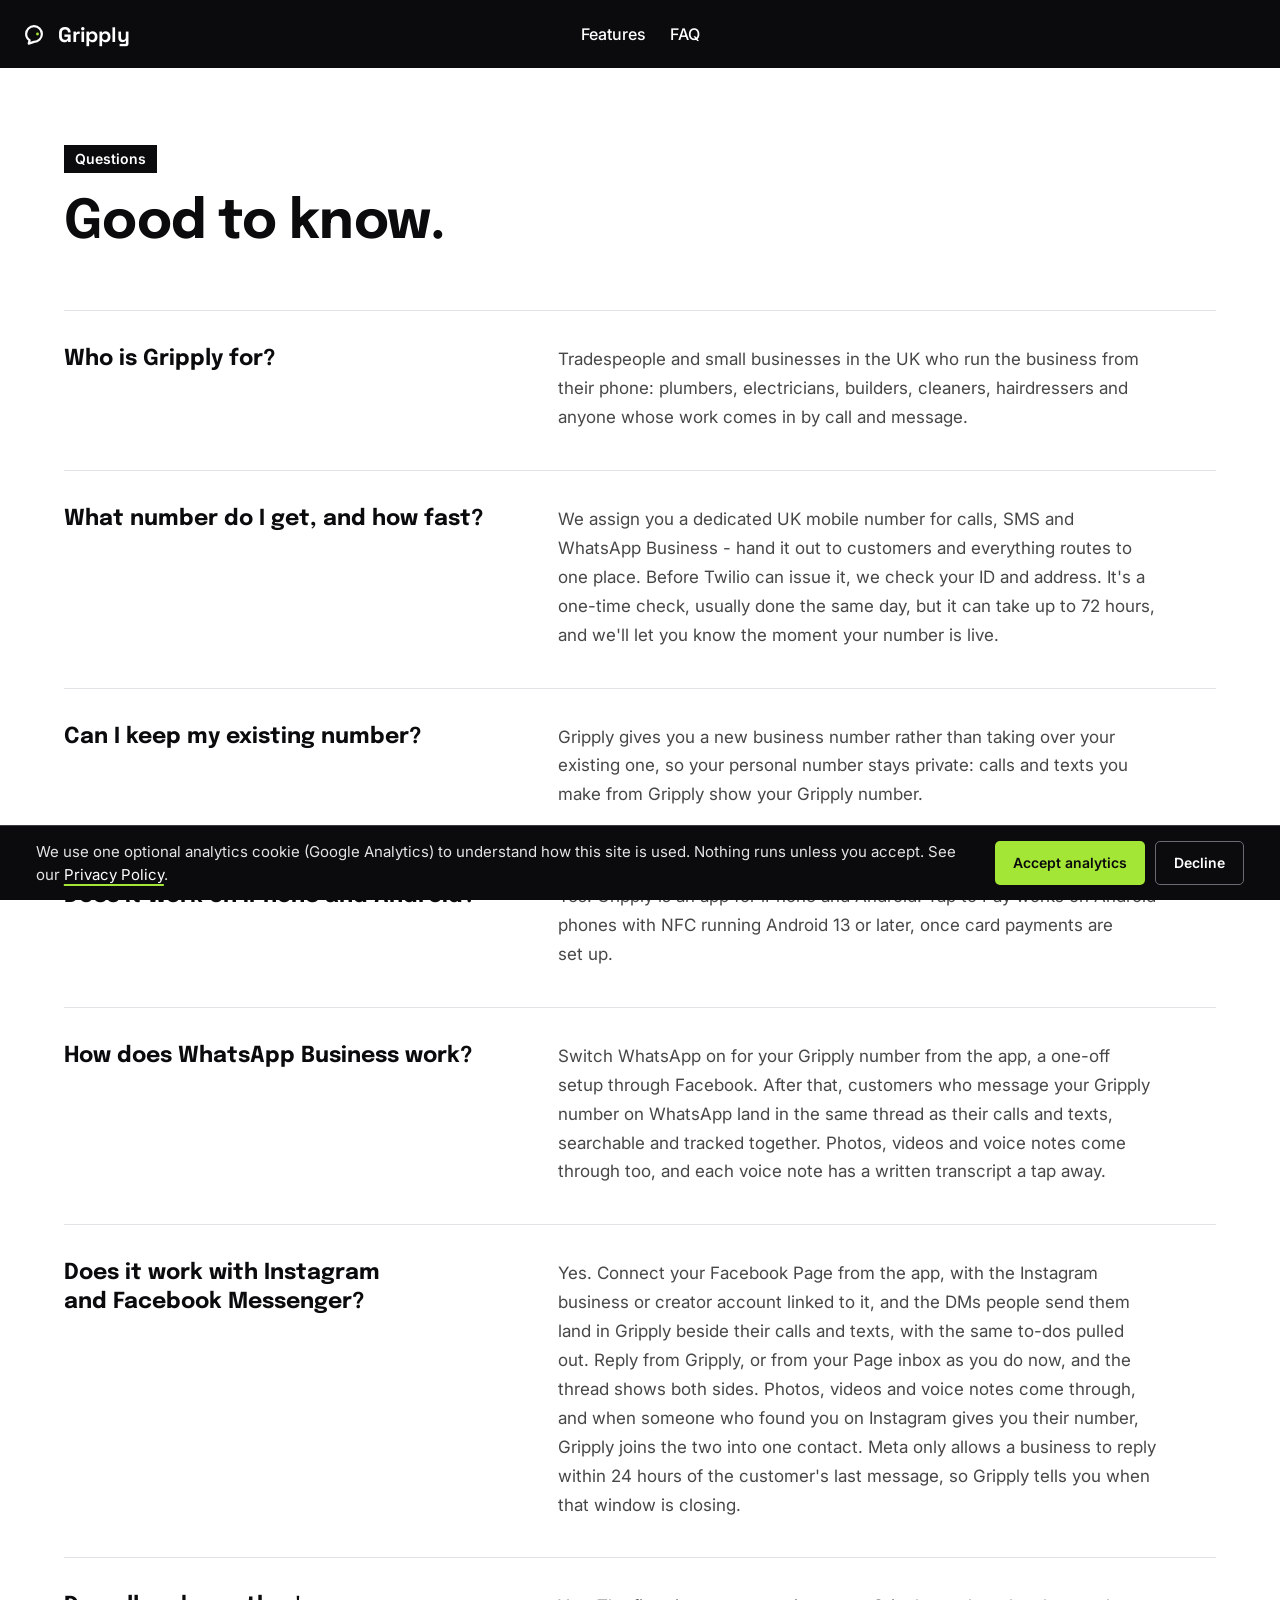
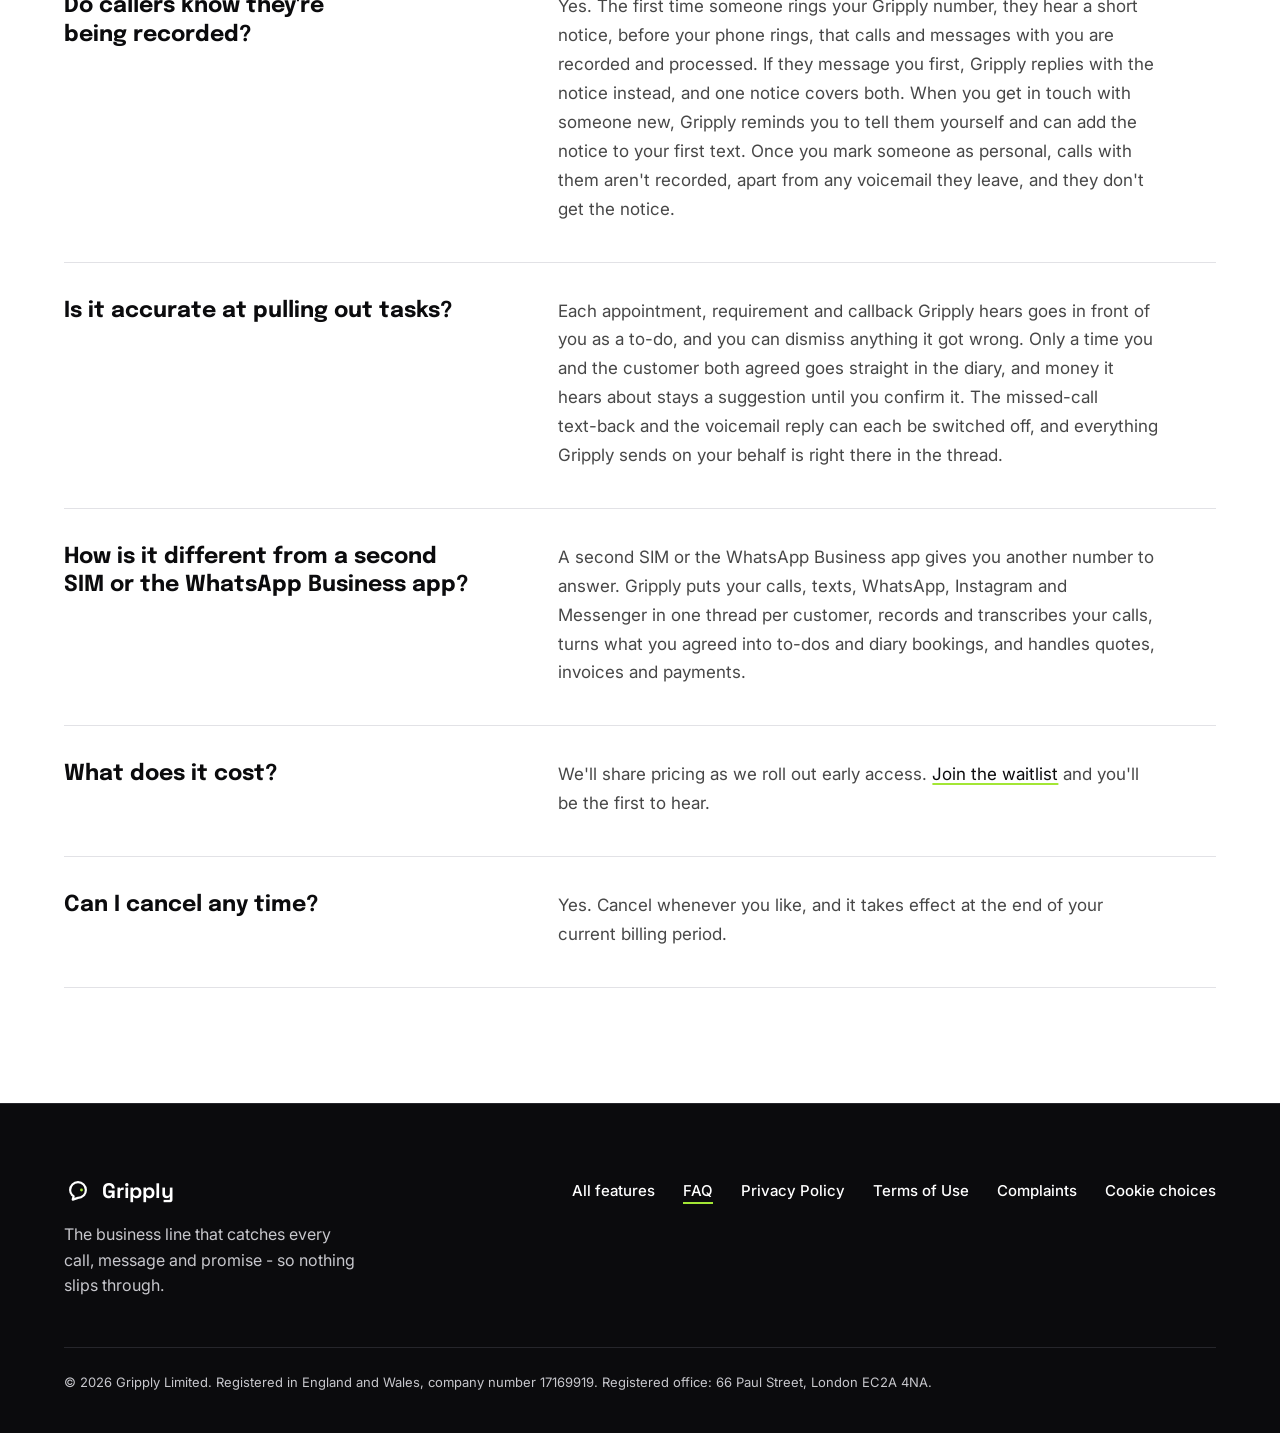
<file: faq.html>
<!DOCTYPE html>
<html lang="en-GB">
<head>
  <meta charset="utf-8" />
  <meta name="viewport" content="width=device-width, initial-scale=1" />
  <title>FAQ: business number, WhatsApp and Instagram - Gripply</title>
  <meta name="description" content="Who Gripply is for, the UK mobile number you get, iPhone and Android, WhatsApp, Instagram and Messenger, the call recording notice, cost and cancelling." />
  <meta name="robots" content="index, follow, max-image-preview:large" />
  <link rel="canonical" href="https://gripply.app/faq" />
  <meta name="theme-color" content="#0b0b0d" />
  <!-- icons: unversioned, stable URLs (Google reads the favicon from the home page); the SVG is the one browsers show.
       The ICO holds 16, 32 and 48px images but declares only 48x48: listing every size makes Chromium browsers prefer it over the SVG. -->
  <link rel="icon" href="/favicon.ico" sizes="48x48" />
  <link rel="icon" href="/favicon.svg" type="image/svg+xml" />
  <link rel="icon" href="/icon-192.png" type="image/png" sizes="192x192" />
  <link rel="apple-touch-icon" href="/apple-touch-icon.png" />
  <link rel="manifest" href="/site.webmanifest" />

  <!-- Open Graph / Twitter -->
  <meta property="og:type" content="website" />
  <meta property="og:site_name" content="Gripply" />
  <meta property="og:locale" content="en_GB" />
  <meta property="og:url" content="https://gripply.app/faq" />
  <meta property="og:title" content="FAQ: business number, WhatsApp and Instagram - Gripply" />
  <meta property="og:description" content="Who Gripply is for, the UK mobile number you get, iPhone and Android, WhatsApp, Instagram and Messenger, the call recording notice, cost and cancelling." />
  <meta property="og:image" content="https://gripply.app/og-image.png?v=2" />
  <meta property="og:image:width" content="1200" />
  <meta property="og:image:height" content="630" />
  <meta property="og:image:alt" content="Gripply - More jobs. Less admin. Every conversation captured. Every promise tracked. Calls, SMS, WhatsApp Business, Instagram and Messenger." />
  <meta name="twitter:card" content="summary_large_image" />
  <meta name="twitter:title" content="FAQ: business number, WhatsApp and Instagram - Gripply" />
  <meta name="twitter:description" content="Who Gripply is for, the UK mobile number you get, iPhone and Android, WhatsApp, Instagram and Messenger, the call recording notice, cost and cancelling." />
  <meta name="twitter:image" content="https://gripply.app/og-image.png?v=2" />
  <meta name="twitter:image:alt" content="Gripply - More jobs. Less admin. Every conversation captured. Every promise tracked. Calls, SMS, WhatsApp Business, Instagram and Messenger." />

  <!-- Structured data (schema.org). Every fact in it must be visible on the site: keep it in step with the copy (see README). -->
  <script type="application/ld+json">
  {
    "@context": "https://schema.org",
    "@graph": [
      {
        "@type": "FAQPage",
        "@id": "https://gripply.app/faq",
        "url": "https://gripply.app/faq",
        "name": "FAQ: business number, WhatsApp and Instagram - Gripply",
        "description": "Who Gripply is for, the UK mobile number you get, iPhone and Android, WhatsApp, Instagram and Messenger, the call recording notice, cost and cancelling.",
        "isPartOf": {
          "@id": "https://gripply.app/#website"
        },
        "about": {
          "@id": "https://gripply.app/#app"
        },
        "publisher": {
          "@id": "https://gripply.app/#organization"
        },
        "inLanguage": "en-GB",
        "mainEntity": [
          {
            "@type": "Question",
            "name": "Who is Gripply for?",
            "acceptedAnswer": {
              "@type": "Answer",
              "text": "Tradespeople and small businesses in the UK who run the business from their phone: plumbers, electricians, builders, cleaners, hairdressers and anyone whose work comes in by call and message."
            }
          },
          {
            "@type": "Question",
            "name": "What number do I get, and how fast?",
            "acceptedAnswer": {
              "@type": "Answer",
              "text": "We assign you a dedicated UK mobile number for calls, SMS and WhatsApp Business - hand it out to customers and everything routes to one place. Before Twilio can issue it, we check your ID and address. It's a one-time check, usually done the same day, but it can take up to 72 hours, and we'll let you know the moment your number is live."
            }
          },
          {
            "@type": "Question",
            "name": "Can I keep my existing number?",
            "acceptedAnswer": {
              "@type": "Answer",
              "text": "Gripply gives you a new business number rather than taking over your existing one, so your personal number stays private: calls and texts you make from Gripply show your Gripply number."
            }
          },
          {
            "@type": "Question",
            "name": "Does it work on iPhone and Android?",
            "acceptedAnswer": {
              "@type": "Answer",
              "text": "Yes. Gripply is an app for iPhone and Android. Tap to Pay works on Android phones with NFC running Android 13 or later, once card payments are set up."
            }
          },
          {
            "@type": "Question",
            "name": "How does WhatsApp Business work?",
            "acceptedAnswer": {
              "@type": "Answer",
              "text": "Switch WhatsApp on for your Gripply number from the app, a one-off setup through Facebook. After that, customers who message your Gripply number on WhatsApp land in the same thread as their calls and texts, searchable and tracked together. Photos, videos and voice notes come through too, and each voice note has a written transcript a tap away."
            }
          },
          {
            "@type": "Question",
            "name": "Does it work with Instagram and Facebook Messenger?",
            "acceptedAnswer": {
              "@type": "Answer",
              "text": "Yes. Connect your Facebook Page from the app, with the Instagram business or creator account linked to it, and the DMs people send them land in Gripply beside their calls and texts, with the same to-dos pulled out. Reply from Gripply, or from your Page inbox as you do now, and the thread shows both sides. Photos, videos and voice notes come through, and when someone who found you on Instagram gives you their number, Gripply joins the two into one contact. Meta only allows a business to reply within 24 hours of the customer's last message, so Gripply tells you when that window is closing."
            }
          },
          {
            "@type": "Question",
            "name": "Do callers know they're being recorded?",
            "acceptedAnswer": {
              "@type": "Answer",
              "text": "Yes. The first time someone rings your Gripply number, they hear a short notice, before your phone rings, that calls and messages with you are recorded and processed. If they message you first, Gripply replies with the notice instead, and one notice covers both. When you get in touch with someone new, Gripply reminds you to tell them yourself and can add the notice to your first text. Once you mark someone as personal, calls with them aren't recorded, apart from any voicemail they leave, and they don't get the notice."
            }
          },
          {
            "@type": "Question",
            "name": "Is it accurate at pulling out tasks?",
            "acceptedAnswer": {
              "@type": "Answer",
              "text": "Each appointment, requirement and callback Gripply hears goes in front of you as a to-do, and you can dismiss anything it got wrong. Only a time you and the customer both agreed goes straight in the diary, and money it hears about stays a suggestion until you confirm it. The missed-call text-back and the voicemail reply can each be switched off, and everything Gripply sends on your behalf is right there in the thread."
            }
          },
          {
            "@type": "Question",
            "name": "How is it different from a second SIM or the WhatsApp Business app?",
            "acceptedAnswer": {
              "@type": "Answer",
              "text": "A second SIM or the WhatsApp Business app gives you another number to answer. Gripply puts your calls, texts, WhatsApp, Instagram and Messenger in one thread per customer, records and transcribes your calls, turns what you agreed into to-dos and diary bookings, and handles quotes, invoices and payments."
            }
          },
          {
            "@type": "Question",
            "name": "What does it cost?",
            "acceptedAnswer": {
              "@type": "Answer",
              "text": "We'll share pricing as we roll out early access. Join the waitlist and you'll be the first to hear."
            }
          },
          {
            "@type": "Question",
            "name": "Can I cancel any time?",
            "acceptedAnswer": {
              "@type": "Answer",
              "text": "Yes. Cancel whenever you like, and it takes effect at the end of your current billing period."
            }
          }
        ]
      },
      {
        "@type": "Organization",
        "@id": "https://gripply.app/#organization",
        "name": "Gripply",
        "url": "https://gripply.app/"
      },
      {
        "@type": "WebSite",
        "@id": "https://gripply.app/#website",
        "name": "Gripply",
        "url": "https://gripply.app/"
      }
    ]
  }
  </script>

  <link rel="preconnect" href="https://fonts.googleapis.com">
  <link rel="preconnect" href="https://fonts.gstatic.com" crossorigin>
  <link href="https://fonts.googleapis.com/css2?family=Epilogue:wght@500;700&family=Inter:wght@400;500;600&family=Space+Grotesk:wght@700&display=swap" rel="stylesheet">
  <link rel="stylesheet" href="/styles.css?v=14">
  <script src="/consent.js?v=1" defer></script>
  <script src="/site.js?v=3" defer></script>
</head>
<body>
<a class="skip-link" href="#main">Skip to content</a>

<!-- ===================== TOP BAR ===================== -->
<header class="topbar">
  <div class="topbar__inner">
    <a href="/" class="logo topbar__logo">
      <svg aria-hidden="true" width="28" height="28" viewBox="0 0 256 256" fill="none"><path d="M 128 56 C 168 56 200 88 200 128 C 200 168 168 200 128 200 L 80 216 L 88 184 C 68 172 56 152 56 128 C 56 88 88 56 128 56 Z" stroke="currentColor" stroke-width="20" stroke-linejoin="round"></path><circle cx="160" cy="128" r="13" fill="#a3e635"></circle></svg>
      <span class="logo__word">Gripply</span>
    </a>
    <nav class="topbar__nav" aria-label="Primary">
      <a href="/features" class="topbar__link">Features</a>
      <a href="/faq" class="topbar__link" aria-current="page">FAQ</a>
    </nav>
    <details class="nav-menu">
      <summary class="nav-menu__button" aria-label="Menu"><span class="nav-menu__bars" aria-hidden="true"><span></span><span></span><span></span></span></summary>
      <div class="nav-menu__panel">
        <a href="/features" class="nav-menu__link">Features</a>
        <a href="/faq" class="nav-menu__link" aria-current="page">FAQ</a>
      </div>
    </details>
  </div>
</header>

<main id="main">

  <!-- ===================== QUESTIONS ===================== -->
  <section class="section faq-page">
    <div class="container">
      <header class="section-head">
        <p class="chip">Questions</p>
        <h1 class="section-title">Good to know.</h1>
      </header>
      <div class="rows--closed faq__list">
        <div class="row faq__row">
          <h2 class="faq__q">Who is Gripply for?</h2>
          <p class="faq__a">Tradespeople and small businesses in the UK who run the business from their phone: plumbers, electricians, builders, cleaners, hairdressers and anyone whose work comes in by call and message.</p>
        </div>
        <div class="row faq__row">
          <h2 class="faq__q">What number do I get, and how fast?</h2>
          <p class="faq__a">We assign you a dedicated UK mobile number for calls, SMS and WhatsApp Business&nbsp;- hand it out to customers and everything routes to one place. Before Twilio can issue it, we check your ID and address. It's a <span class="nowrap">one-time</span> check, usually done the same day, but it can take up to 72 hours, and we'll let you know the moment your number is live.</p>
        </div>
        <div class="row faq__row">
          <h2 class="faq__q">Can I keep my existing number?</h2>
          <p class="faq__a">Gripply gives you a new business number rather than taking over your existing one, so your personal number stays private: calls and texts you make from Gripply show your Gripply number.</p>
        </div>
        <div class="row faq__row">
          <h2 class="faq__q">Does it work on iPhone and Android?</h2>
          <p class="faq__a">Yes. Gripply is an app for iPhone and Android. Tap to Pay works on Android phones with NFC running Android 13 or later, once card payments are set up.</p>
        </div>
        <div class="row faq__row">
          <h2 class="faq__q">How does WhatsApp Business work?</h2>
          <p class="faq__a">Switch WhatsApp on for your Gripply number from the app, a <span class="nowrap">one-off</span> setup through Facebook. After that, customers who message your Gripply number on WhatsApp land in the same thread as their calls and texts, searchable and tracked together. Photos, videos and voice notes come through too, and each voice note has a written transcript a tap away.</p>
        </div>
        <div class="row faq__row">
          <h2 class="faq__q">Does it work with Instagram and Facebook Messenger?</h2>
          <p class="faq__a">Yes. Connect your Facebook Page from the app, with the Instagram business or creator account linked to it, and the DMs people send them land in Gripply beside their calls and texts, with the same <span class="nowrap">to-dos</span> pulled out. Reply from Gripply, or from your Page inbox as you do now, and the thread shows both sides. Photos, videos and voice notes come through, and when someone who found you on Instagram gives you their number, Gripply joins the two into one contact. Meta only allows a business to reply within 24 hours of the customer's last message, so Gripply tells you when that window is closing.</p>
        </div>
        <div class="row faq__row">
          <h2 class="faq__q">Do callers know they're being recorded?</h2>
          <p class="faq__a">Yes. The first time someone rings your Gripply number, they hear a short notice, before your phone rings, that calls and messages with you are recorded and processed. If they message you first, Gripply replies with the notice instead, and one notice covers both. When you get in touch with someone new, Gripply reminds you to tell them yourself and can add the notice to your first text. Once you mark someone as personal, calls with them aren't recorded, apart from any voicemail they leave, and they don't get the notice.</p>
        </div>
        <div class="row faq__row">
          <h2 class="faq__q">Is it accurate at pulling out tasks?</h2>
          <p class="faq__a">Each appointment, requirement and callback Gripply hears goes in front of you as a <span class="nowrap">to-do</span>, and you can dismiss anything it got wrong. Only a time you and the customer both agreed goes straight in the diary, and money it hears about stays a suggestion until you confirm it. The <span class="nowrap">missed-call</span> <span class="nowrap">text-back</span> and the voicemail reply can each be switched off, and everything Gripply sends on your behalf is right there in the thread.</p>
        </div>
        <div class="row faq__row">
          <h2 class="faq__q">How is it different from a second SIM or the WhatsApp Business app?</h2>
          <p class="faq__a">A second SIM or the WhatsApp Business app gives you another number to answer. Gripply puts your calls, texts, WhatsApp, Instagram and Messenger in one thread per customer, records and transcribes your calls, turns what you agreed into <span class="nowrap">to-dos</span> and diary bookings, and handles quotes, invoices and payments.</p>
        </div>
        <div class="row faq__row">
          <h2 class="faq__q">What does it cost?</h2>
          <p class="faq__a">We'll share pricing as we roll out early access. <a href="/#heroForm">Join the waitlist</a> and you'll be the first to hear.</p>
        </div>
        <div class="row faq__row">
          <h2 class="faq__q">Can I cancel any time?</h2>
          <p class="faq__a">Yes. Cancel whenever you like, and it takes effect at the end of your current billing period.</p>
        </div>
      </div>
    </div>
  </section>

</main>

<!-- ===================== FOOTER ===================== -->
<footer class="footer">
  <div class="container footer__inner">
    <div class="footer__top">
      <div class="footer__about">
        <a href="/" class="logo footer__brand">
          <svg aria-hidden="true" width="28" height="28" viewBox="0 0 256 256" fill="none"><path d="M 128 56 C 168 56 200 88 200 128 C 200 168 168 200 128 200 L 80 216 L 88 184 C 68 172 56 152 56 128 C 56 88 88 56 128 56 Z" stroke="currentColor" stroke-width="20" stroke-linejoin="round"></path><circle cx="160" cy="128" r="13" fill="#a3e635"></circle></svg>
          <span class="logo__word">Gripply</span>
        </a>
        <p class="footer__tagline">The business line that catches every call, message and promise&nbsp;- so nothing slips through.</p>
      </div>
      <nav class="footer__nav" aria-label="Footer">
        <a href="/features" class="footer__link">All features</a>
        <a href="/faq" class="footer__link" aria-current="page">FAQ</a>
        <a href="/privacy" class="footer__link">Privacy Policy</a>
        <a href="/terms" class="footer__link">Terms of Use</a>
        <a href="/complaints" class="footer__link">Complaints</a>
        <button type="button" class="footer__link" data-cookie-choices>Cookie choices</button>
      </nav>
    </div>
    <div class="footer__bottom">
      <p class="footer__copy">© 2026 Gripply Limited. Registered in England and Wales, company number 17169919. Registered office: 66 Paul Street, London EC2A&nbsp;4NA.</p>
    </div>
  </div>
</footer>
</body>
</html>
</file>
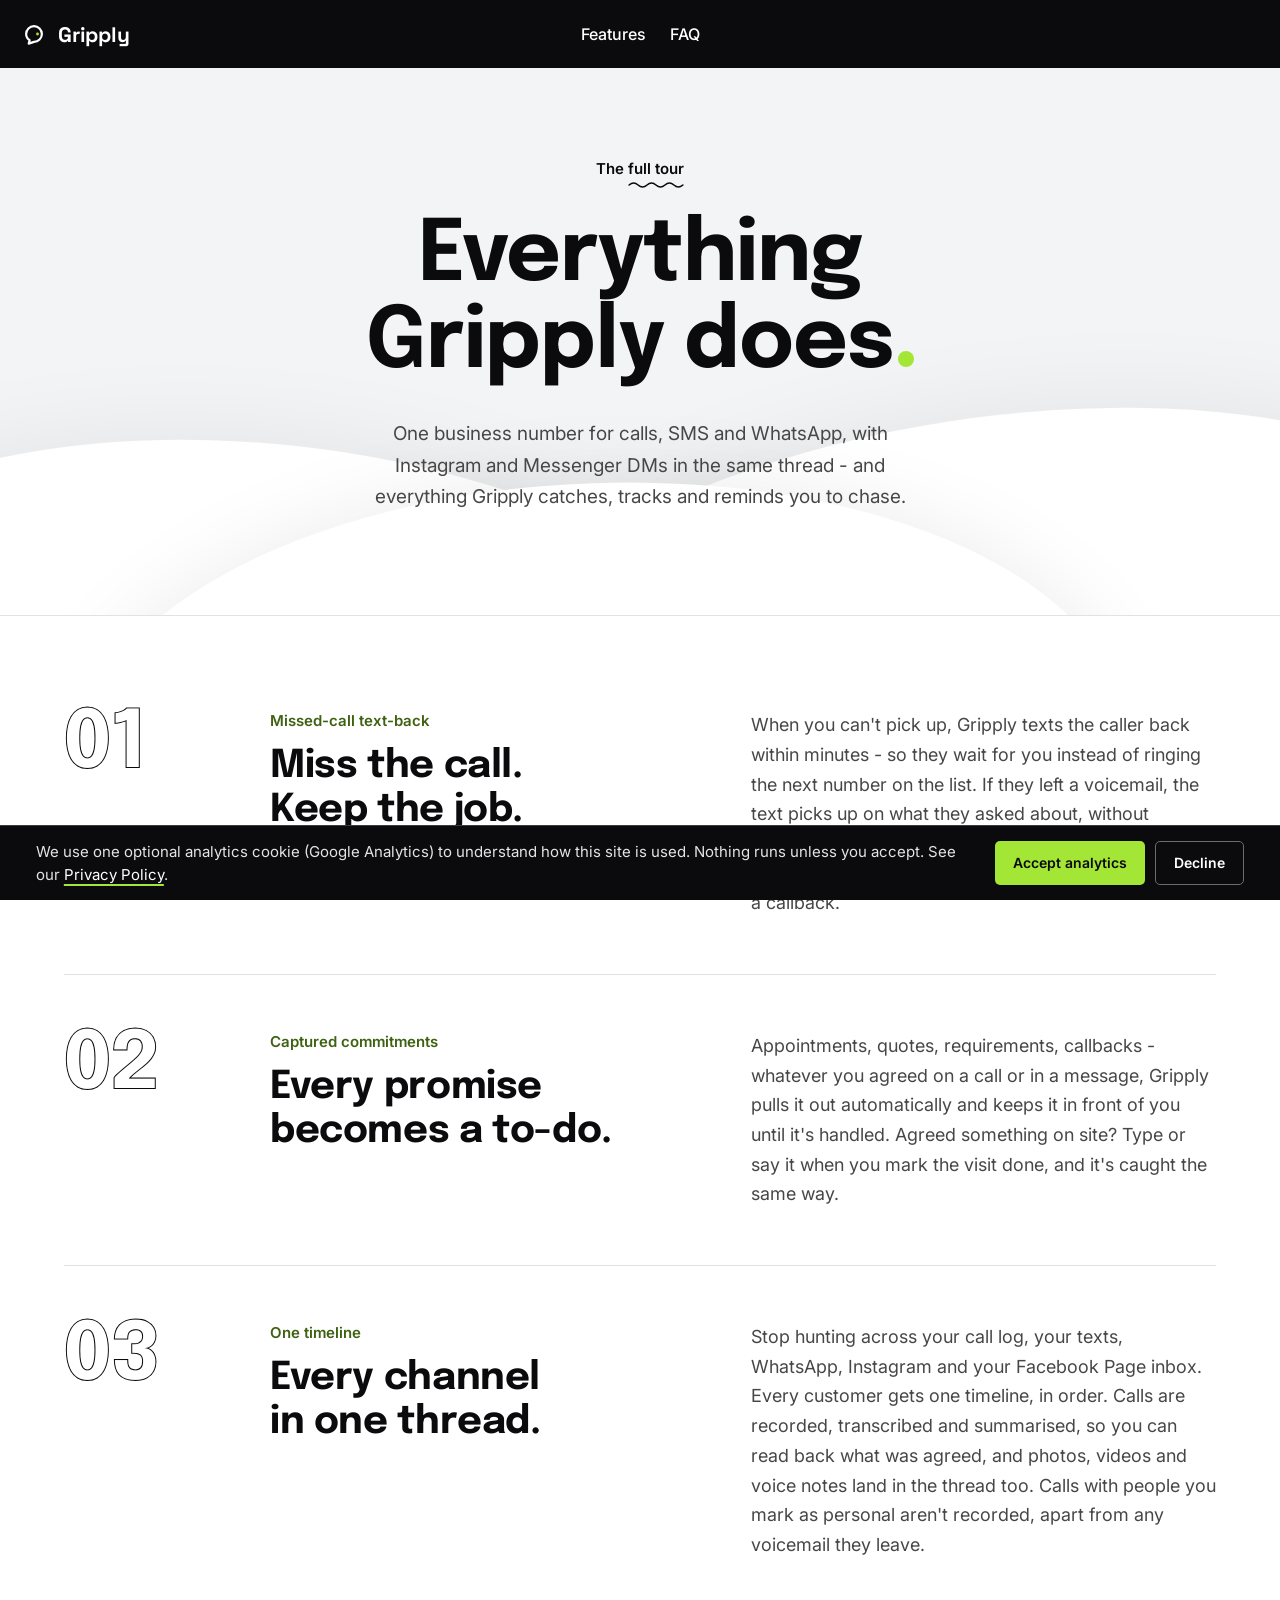
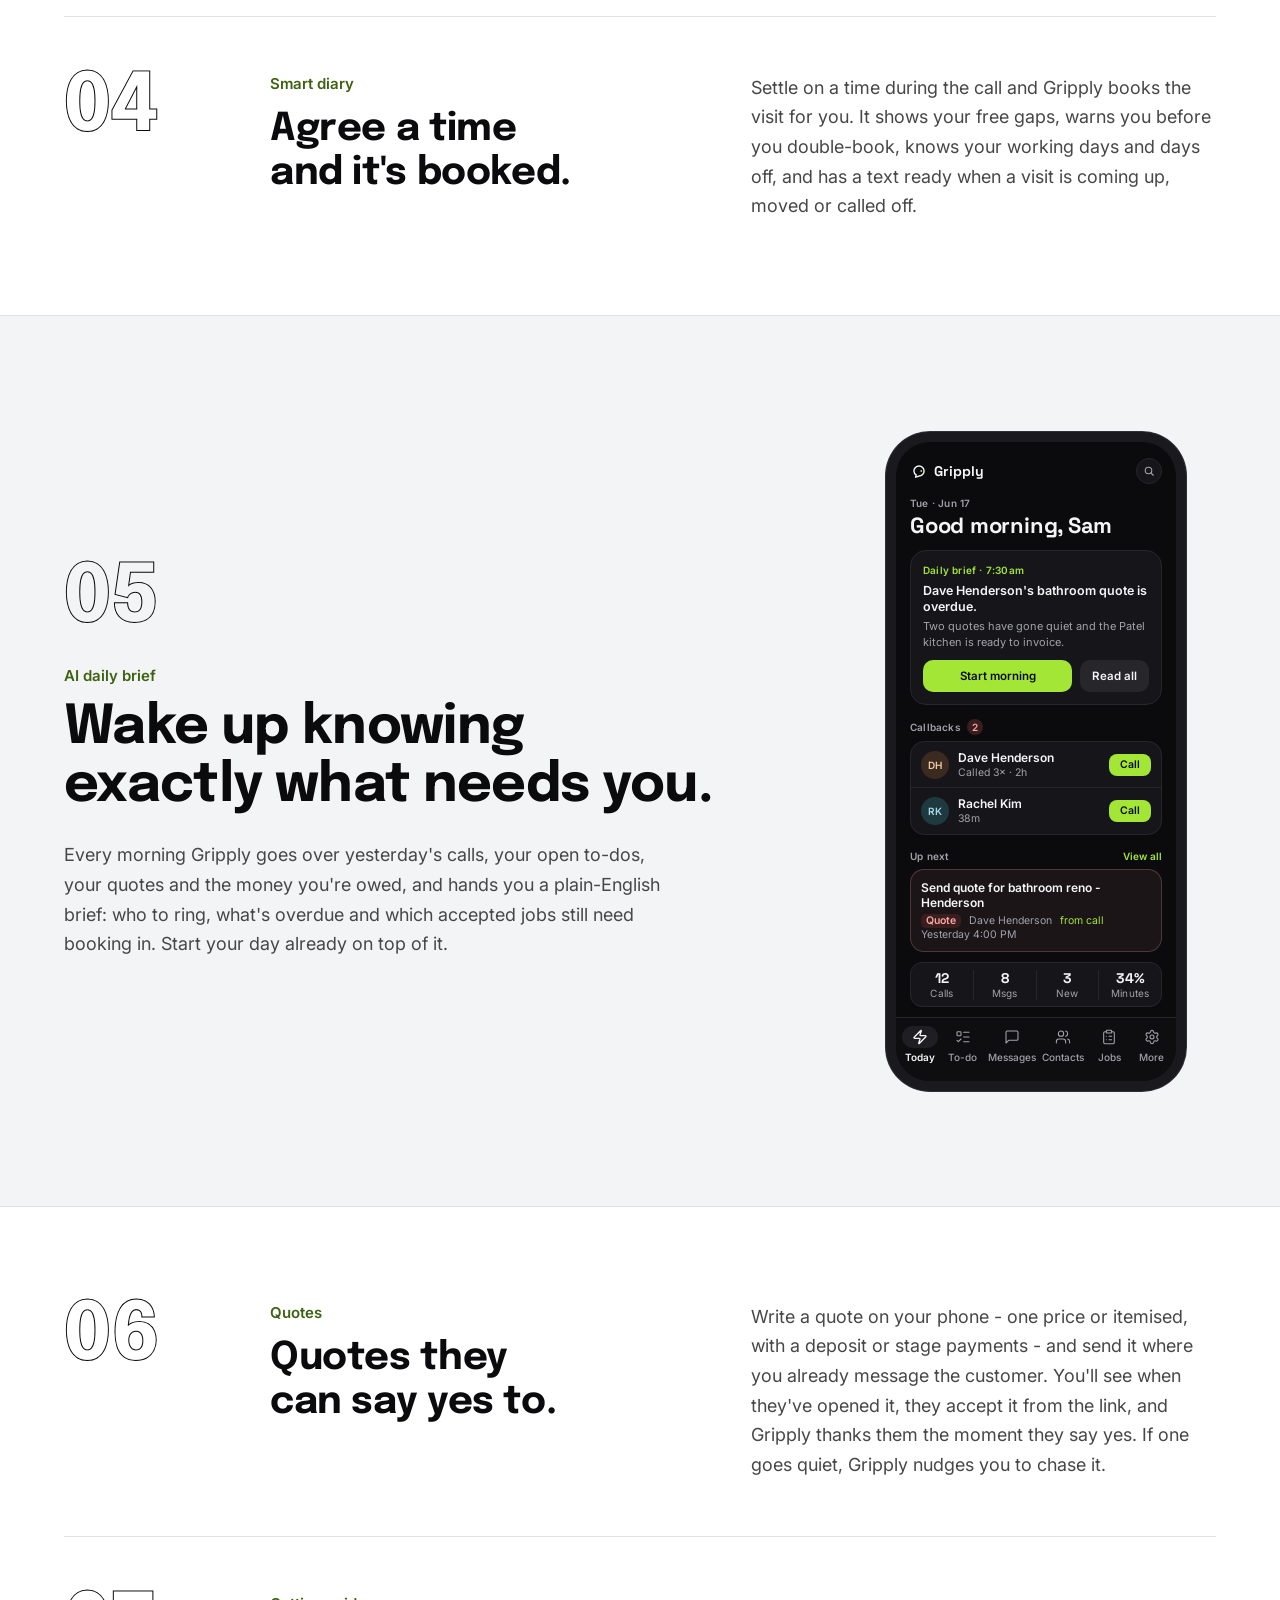
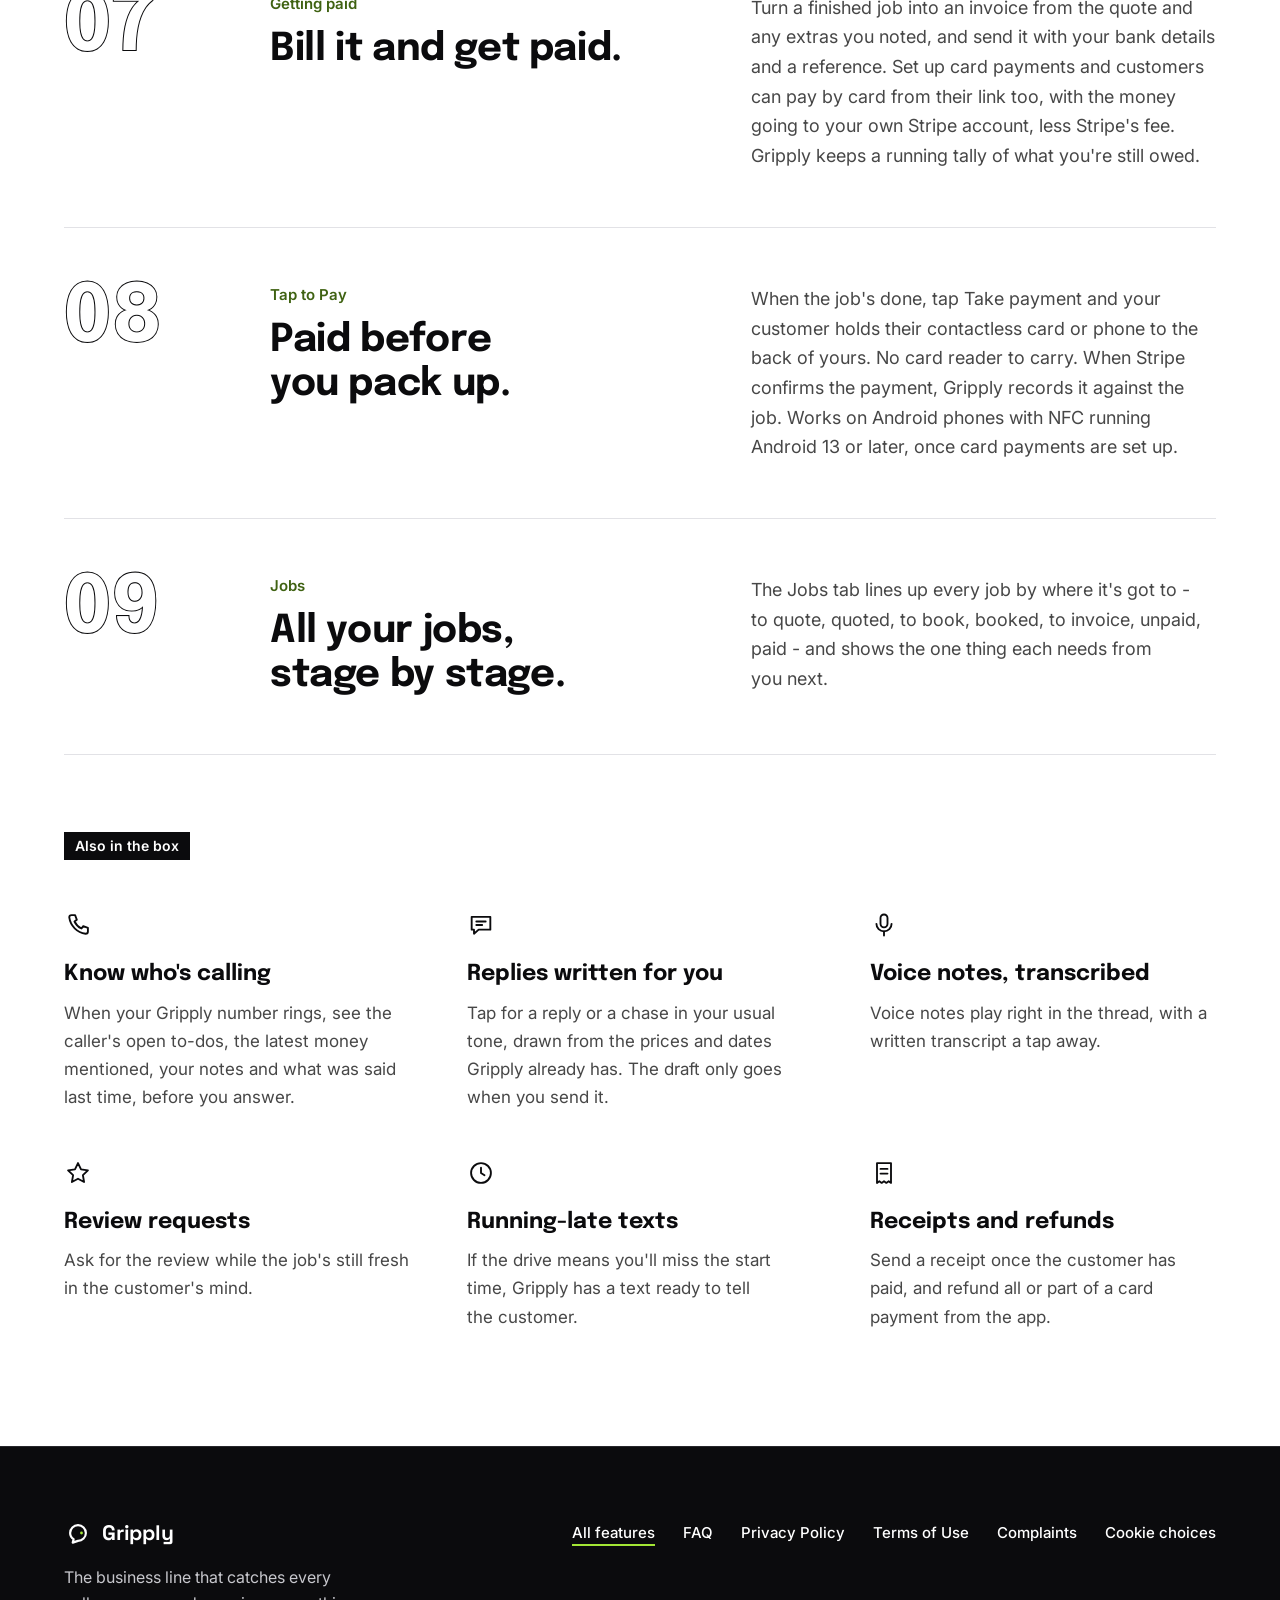
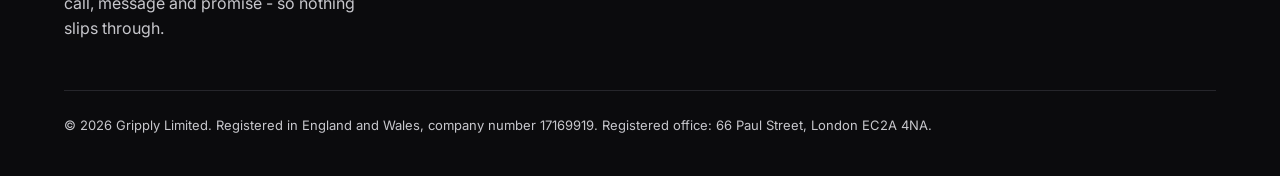
<file: features.html>
<!DOCTYPE html>
<html lang="en-GB">
<head>
  <meta charset="utf-8" />
  <meta name="viewport" content="width=device-width, initial-scale=1" />
  <title>Features: missed-call text-back, quotes and invoices - Gripply</title>
  <meta name="description" content="Missed-call text-back, recorded and transcribed calls, one timeline per customer, a smart diary, an AI daily brief, quotes, invoices and Tap to Pay on Android." />
  <meta name="robots" content="index, follow, max-image-preview:large" />
  <link rel="canonical" href="https://gripply.app/features" />
  <meta name="theme-color" content="#0b0b0d" />
  <!-- icons: unversioned, stable URLs (Google reads the favicon from the home page); the SVG is the one browsers show.
       The ICO holds 16, 32 and 48px images but declares only 48x48: listing every size makes Chromium browsers prefer it over the SVG. -->
  <link rel="icon" href="/favicon.ico" sizes="48x48" />
  <link rel="icon" href="/favicon.svg" type="image/svg+xml" />
  <link rel="icon" href="/icon-192.png" type="image/png" sizes="192x192" />
  <link rel="apple-touch-icon" href="/apple-touch-icon.png" />
  <link rel="manifest" href="/site.webmanifest" />

  <!-- Open Graph / Twitter -->
  <meta property="og:type" content="website" />
  <meta property="og:site_name" content="Gripply" />
  <meta property="og:locale" content="en_GB" />
  <meta property="og:url" content="https://gripply.app/features" />
  <meta property="og:title" content="Everything Gripply does" />
  <meta property="og:description" content="Missed-call text-back, recorded and transcribed calls, one timeline per customer, a smart diary, an AI daily brief, quotes, invoices and Tap to Pay on Android." />
  <meta property="og:image" content="https://gripply.app/og-image.png?v=2" />
  <meta property="og:image:width" content="1200" />
  <meta property="og:image:height" content="630" />
  <meta property="og:image:alt" content="Gripply - More jobs. Less admin. Every conversation captured. Every promise tracked. Calls, SMS, WhatsApp Business, Instagram and Messenger." />
  <meta name="twitter:card" content="summary_large_image" />
  <meta name="twitter:title" content="Everything Gripply does" />
  <meta name="twitter:description" content="Missed-call text-back, recorded and transcribed calls, one timeline per customer, a smart diary, an AI daily brief, quotes, invoices and Tap to Pay on Android." />
  <meta name="twitter:image" content="https://gripply.app/og-image.png?v=2" />
  <meta name="twitter:image:alt" content="Gripply - More jobs. Less admin. Every conversation captured. Every promise tracked. Calls, SMS, WhatsApp Business, Instagram and Messenger." />

  <!-- Structured data (schema.org). Every fact in it must be visible on the site: keep it in step with the copy (see README). -->
  <script type="application/ld+json">
  {
    "@context": "https://schema.org",
    "@graph": [
      {
        "@type": "WebPage",
        "@id": "https://gripply.app/features",
        "url": "https://gripply.app/features",
        "name": "Features: missed-call text-back, quotes and invoices - Gripply",
        "description": "Missed-call text-back, recorded and transcribed calls, one timeline per customer, a smart diary, an AI daily brief, quotes, invoices and Tap to Pay on Android.",
        "isPartOf": {
          "@id": "https://gripply.app/#website"
        },
        "about": {
          "@id": "https://gripply.app/#app"
        },
        "publisher": {
          "@id": "https://gripply.app/#organization"
        },
        "inLanguage": "en-GB"
      },
      {
        "@type": "Organization",
        "@id": "https://gripply.app/#organization",
        "name": "Gripply",
        "url": "https://gripply.app/"
      },
      {
        "@type": "WebSite",
        "@id": "https://gripply.app/#website",
        "name": "Gripply",
        "url": "https://gripply.app/"
      }
    ]
  }
  </script>

  <link rel="preconnect" href="https://fonts.googleapis.com">
  <link rel="preconnect" href="https://fonts.gstatic.com" crossorigin>
  <link href="https://fonts.googleapis.com/css2?family=Epilogue:wght@500;700&family=Inter:wght@400;500;600&family=Space+Grotesk:wght@700&display=swap" rel="stylesheet">
  <link rel="stylesheet" href="/styles.css?v=14">
  <script src="/consent.js?v=1" defer></script>
  <script src="/site.js?v=3" defer></script>
</head>
<body>
<a class="skip-link" href="#main">Skip to content</a>

<!-- ===================== TOP BAR ===================== -->
<header class="topbar">
  <div class="topbar__inner">
    <a href="/" class="logo topbar__logo">
      <svg aria-hidden="true" width="28" height="28" viewBox="0 0 256 256" fill="none"><path d="M 128 56 C 168 56 200 88 200 128 C 200 168 168 200 128 200 L 80 216 L 88 184 C 68 172 56 152 56 128 C 56 88 88 56 128 56 Z" stroke="currentColor" stroke-width="20" stroke-linejoin="round"></path><circle cx="160" cy="128" r="13" fill="#a3e635"></circle></svg>
      <span class="logo__word">Gripply</span>
    </a>
    <nav class="topbar__nav" aria-label="Primary">
      <a href="/features" class="topbar__link" aria-current="page">Features</a>
      <a href="/faq" class="topbar__link">FAQ</a>
    </nav>
    <details class="nav-menu">
      <summary class="nav-menu__button" aria-label="Menu"><span class="nav-menu__bars" aria-hidden="true"><span></span><span></span><span></span></span></summary>
      <div class="nav-menu__panel">
        <a href="/features" class="nav-menu__link" aria-current="page">Features</a>
        <a href="/faq" class="nav-menu__link">FAQ</a>
      </div>
    </details>
  </div>
</header>

<main id="main">

  <!-- ===================== PAGE HEADER ===================== -->
  <section class="tour-hero">
    <div class="tour-hero__stage">
      <!-- three soft white hills on the pale field; nothing here moves -->
      <div class="tour-hero__waves" aria-hidden="true"><span class="tour-hero__wave tour-hero__wave--left"></span><span class="tour-hero__wave tour-hero__wave--right"></span><span class="tour-hero__wave tour-hero__wave--front"></span></div>

      <div class="tour-hero__inner">
        <p class="kicker">The <span class="squiggle">full tour<svg aria-hidden="true" viewBox="0 0 100 8" preserveAspectRatio="none" fill="none"><path d="M2 4 Q 10 0 18 4 T 34 4 T 50 4 T 66 4 T 82 4 T 98 4" stroke="currentColor" stroke-width="1.6" stroke-linecap="round" vector-effect="non-scaling-stroke"></path></svg></span></p>
        <h1 class="tour-hero__title"><span class="tour-hero__title-line">Everything</span> <span class="tour-hero__title-line">Gripply <span class="nowrap">does<span class="visually-hidden">.</span><span class="dot" aria-hidden="true"></span></span></span></h1>
        <p class="tour-hero__sub">One business number for calls, SMS and WhatsApp, with Instagram and Messenger DMs in the same thread&nbsp;- and everything Gripply catches, tracks and reminds you to chase.</p>
      </div>
    </div>
  </section>

  <!-- ===================== FEATURES 01–04: THE CONVERSATIONS ===================== -->
  <section class="section tour">
    <div class="container">
      <!-- feature row 1 -->
      <div class="row tour-row">
        <span class="numeral" aria-hidden="true">01</span>
        <div class="tour-row__head">
          <p class="label">Missed-call text-back</p>
          <h2 class="tour-row__title">Miss the call. Keep the job.</h2>
        </div>
        <p class="lead tour-row__text">When you can't pick up, Gripply texts the caller back within minutes&nbsp;- so they wait for you instead of ringing the next number on the list. If they left a voicemail, the text picks up on what they asked about, without quoting a price or a time, and you can read the voicemail too. Every missed call is flagged for a callback.</p>
      </div>

      <!-- feature row 2 -->
      <div class="row tour-row">
        <span class="numeral" aria-hidden="true">02</span>
        <div class="tour-row__head">
          <p class="label">Captured commitments</p>
          <h2 class="tour-row__title">Every promise becomes a <span class="nowrap">to-do</span>.</h2>
        </div>
        <p class="lead tour-row__text">Appointments, quotes, requirements, callbacks&nbsp;- whatever you agreed on a call or in a message, Gripply pulls it out automatically and keeps it in front of you until it's handled. Agreed something on site? Type or say it when you mark the visit done, and it's caught the same way.</p>
      </div>

      <!-- feature row 3 -->
      <div class="row tour-row">
        <span class="numeral" aria-hidden="true">03</span>
        <div class="tour-row__head">
          <p class="label">One timeline</p>
          <h2 class="tour-row__title">Every channel in one thread.</h2>
        </div>
        <p class="lead tour-row__text">Stop hunting across your call log, your texts, WhatsApp, Instagram and your Facebook Page inbox. Every customer gets one timeline, in order. Calls are recorded, transcribed and summarised, so you can read back what was agreed, and photos, videos and voice notes land in the thread too. Calls with people you mark as personal aren't recorded, apart from any voicemail they leave.</p>
      </div>

      <!-- feature row 4 -->
      <div class="row tour-row">
        <span class="numeral" aria-hidden="true">04</span>
        <div class="tour-row__head">
          <p class="label">Smart diary</p>
          <h2 class="tour-row__title">Agree a time and it's booked.</h2>
        </div>
        <p class="lead tour-row__text">Settle on a time during the call and Gripply books the visit for you. It shows your free gaps, warns you before you <span class="nowrap">double-book</span>, knows your working days and days off, and has a text ready when a visit is coming up, moved or called off.</p>
      </div>
    </div>
  </section>

  <!-- ===================== FEATURE 05, BESIDE THE APP ===================== -->
  <section class="section section--alt">
    <div class="container tour-brief">
      <!-- feature row 5 -->
      <div class="tour-brief__copy">
        <span class="numeral" aria-hidden="true">05</span>
        <p class="label">AI daily brief</p>
        <h2 class="section-title">Wake up knowing exactly what needs you.</h2>
        <p class="lead">Every morning Gripply goes over yesterday's calls, your open <span class="nowrap">to-dos</span>, your quotes and the money you're owed, and hands you a <span class="nowrap">plain-English</span> brief: who to ring, what's overdue and which accepted jobs still need booking in. Start your day already on top of it.</p>
      </div>

      <!-- the app, drawn in HTML and exposed as one picture -->
      <div class="tour-brief__mock">
        <div class="phone-mock phone-mock--center" role="img" aria-label="The Gripply app's Today screen: the daily brief, two callbacks to make and what's up next.">
          <div class="phone">
            <div class="phone__screen">
              <div class="phone__body">
                <div class="phone__top">
                  <span class="phone__brand"><svg width="18" height="18" viewBox="0 0 256 256" fill="none"><path d="M 128 56 C 168 56 200 88 200 128 C 200 168 168 200 128 200 L 80 216 L 88 184 C 68 172 56 152 56 128 C 56 88 88 56 128 56 Z" stroke="currentColor" stroke-width="20" stroke-linejoin="round"></path><circle cx="160" cy="128" r="13" fill="#a3e635"></circle></svg>Gripply</span>
                  <span class="phone__search"><svg width="12" height="12" viewBox="0 0 24 24" fill="none" stroke="currentColor" stroke-width="2.2" stroke-linecap="round"><circle cx="11" cy="11" r="6.5"></circle><path d="M16 16l4.5 4.5"></path></svg></span>
                </div>
                <span class="phone__label phone__date">Tue · Jun 17</span>
                <span class="phone__hello">Good morning, Sam</span>

                <span class="phone__card phone__brief">
                  <span class="phone__label phone__brief-label">Daily brief · 7:30am</span>
                  <span class="phone__brief-title">Dave Henderson's bathroom quote is overdue.</span>
                  <span class="phone__brief-text">Two quotes have gone quiet and the Patel kitchen is ready to invoice.</span>
                  <span class="phone__brief-actions">
                    <span class="phone__btn">Start morning</span>
                    <span class="phone__btn phone__btn--quiet">Read all</span>
                  </span>
                </span>

                <span class="phone__heading">
                  <span class="phone__label">Callbacks</span>
                  <span class="phone__count">2</span>
                </span>
                <span class="phone__card phone__list">
                  <span class="phone__person">
                    <span class="phone__avatar">DH</span>
                    <span class="phone__lines"><span class="phone__name">Dave Henderson</span><span class="phone__meta">Called 3× · 2h</span></span>
                    <span class="phone__call">Call</span>
                  </span>
                  <span class="phone__person">
                    <span class="phone__avatar phone__avatar--cool">RK</span>
                    <span class="phone__lines"><span class="phone__name">Rachel Kim</span><span class="phone__meta">38m</span></span>
                    <span class="phone__call">Call</span>
                  </span>
                </span>

                <span class="phone__heading phone__heading--split">
                  <span class="phone__label">Up next</span>
                  <span class="phone__more">View all</span>
                </span>
                <span class="phone__card phone__task phone__task--overdue">
                  <span class="phone__lines">
                    <span class="phone__name">Send quote for bathroom reno&nbsp;- Henderson</span>
                    <span class="phone__task-meta"><span class="phone__pill">Quote</span><span>Dave Henderson</span><span class="phone__from">from call</span><span>Yesterday 4:00 PM</span></span>
                  </span>
                </span>

                <span class="phone__card phone__stats">
                  <span class="phone__stat"><span class="phone__stat-value">12</span><span class="phone__stat-label">Calls</span></span>
                  <span class="phone__stat"><span class="phone__stat-value">8</span><span class="phone__stat-label">Msgs</span></span>
                  <span class="phone__stat"><span class="phone__stat-value">3</span><span class="phone__stat-label">New</span></span>
                  <span class="phone__stat"><span class="phone__stat-value">34%</span><span class="phone__stat-label">Minutes</span></span>
                </span>
              </div>

              <div class="phone__tabs">
                <span class="phone__tab phone__tab--on"><svg width="16" height="16" viewBox="0 0 24 24" fill="none" stroke="currentColor" stroke-width="2" stroke-linecap="round" stroke-linejoin="round"><path d="M4 14a1 1 0 0 1-.78-1.63l9.9-10.2a.5.5 0 0 1 .86.46l-1.92 6.02A1 1 0 0 0 13 10h7a1 1 0 0 1 .78 1.63l-9.9 10.2a.5.5 0 0 1-.86-.46l1.92-6.02A1 1 0 0 0 11 14z"></path></svg>Today</span>
                <span class="phone__tab"><svg width="16" height="16" viewBox="0 0 24 24" fill="none" stroke="currentColor" stroke-width="1.6" stroke-linecap="round" stroke-linejoin="round"><path d="M13 5h8"></path><path d="M13 12h8"></path><path d="M13 19h8"></path><path d="m3 17 2 2 4-4"></path><rect x="3" y="4" width="6" height="6" rx="1"></rect></svg>To-do</span>
                <span class="phone__tab"><svg width="16" height="16" viewBox="0 0 24 24" fill="none" stroke="currentColor" stroke-width="1.6" stroke-linecap="round" stroke-linejoin="round"><path d="M21 15a2 2 0 0 1-2 2H7l-4 4V5a2 2 0 0 1 2-2h14a2 2 0 0 1 2 2z"></path></svg>Messages</span>
                <span class="phone__tab"><svg width="16" height="16" viewBox="0 0 24 24" fill="none" stroke="currentColor" stroke-width="1.6" stroke-linecap="round" stroke-linejoin="round"><path d="M16 21v-2a4 4 0 0 0-4-4H6a4 4 0 0 0-4 4v2"></path><path d="M16 3.128a4 4 0 0 1 0 7.744"></path><path d="M22 21v-2a4 4 0 0 0-3-3.87"></path><circle cx="9" cy="7" r="4"></circle></svg>Contacts</span>
                <span class="phone__tab"><svg width="16" height="16" viewBox="0 0 24 24" fill="none" stroke="currentColor" stroke-width="1.6" stroke-linecap="round" stroke-linejoin="round"><rect width="8" height="4" x="8" y="2" rx="1"></rect><path d="M16 4h2a2 2 0 0 1 2 2v14a2 2 0 0 1-2 2H6a2 2 0 0 1-2-2V6a2 2 0 0 1 2-2h2"></path><path d="M12 11h4"></path><path d="M12 16h4"></path><path d="M8 11h.01"></path><path d="M8 16h.01"></path></svg>Jobs</span>
                <span class="phone__tab"><svg width="16" height="16" viewBox="0 0 24 24" fill="none" stroke="currentColor" stroke-width="1.6" stroke-linecap="round" stroke-linejoin="round"><path d="M9.671 4.136a2.34 2.34 0 0 1 4.659 0 2.34 2.34 0 0 0 3.319 1.915 2.34 2.34 0 0 1 2.33 4.033 2.34 2.34 0 0 0 0 3.831 2.34 2.34 0 0 1-2.33 4.033 2.34 2.34 0 0 0-3.319 1.915 2.34 2.34 0 0 1-4.659 0 2.34 2.34 0 0 0-3.32-1.915 2.34 2.34 0 0 1-2.33-4.033 2.34 2.34 0 0 0 0-3.831A2.34 2.34 0 0 1 6.35 6.051a2.34 2.34 0 0 0 3.319-1.915"></path><circle cx="12" cy="12" r="3"></circle></svg>More</span>
              </div>
            </div>
          </div>
        </div>
      </div>
    </div>
  </section>

  <!-- ===================== FEATURES 06–09: THE MONEY AND THE JOBS ===================== -->
  <section class="section tour tour--open">
    <div class="container">
      <!-- feature row 6 -->
      <div class="row tour-row">
        <span class="numeral" aria-hidden="true">06</span>
        <div class="tour-row__head">
          <p class="label">Quotes</p>
          <h2 class="tour-row__title">Quotes they can say yes to.</h2>
        </div>
        <p class="lead tour-row__text">Write a quote on your phone&nbsp;- one price or itemised, with a deposit or stage payments&nbsp;- and send it where you already message the customer. You'll see when they've opened it, they accept it from the link, and Gripply thanks them the moment they say yes. If one goes quiet, Gripply nudges you to chase it.</p>
      </div>

      <!-- feature row 7 -->
      <div class="row tour-row">
        <span class="numeral" aria-hidden="true">07</span>
        <div class="tour-row__head">
          <p class="label">Getting paid</p>
          <h2 class="tour-row__title">Bill it and get paid.</h2>
        </div>
        <p class="lead tour-row__text">Turn a finished job into an invoice from the quote and any extras you noted, and send it with your bank details and a reference. Set up card payments and customers can pay by card from their link too, with the money going to your own Stripe account, less Stripe's fee. Gripply keeps a running tally of what you're still owed.</p>
      </div>

      <!-- feature row 8 -->
      <div class="row tour-row">
        <span class="numeral" aria-hidden="true">08</span>
        <div class="tour-row__head">
          <p class="label">Tap to Pay</p>
          <h2 class="tour-row__title">Paid before you pack up.</h2>
        </div>
        <p class="lead tour-row__text">When the job's done, tap Take payment and your customer holds their contactless card or phone to the back of yours. No card reader to carry. When Stripe confirms the payment, Gripply records it against the job. Works on Android phones with NFC running Android 13 or later, once card payments are set up.</p>
      </div>

      <!-- feature row 9 -->
      <div class="row tour-row">
        <span class="numeral" aria-hidden="true">09</span>
        <div class="tour-row__head">
          <p class="label">Jobs</p>
          <h2 class="tour-row__title">All your jobs, stage by stage.</h2>
        </div>
        <p class="lead tour-row__text">The Jobs tab lines up every job by where it's got to&nbsp;- to quote, quoted, to book, booked, to invoice, unpaid, paid&nbsp;- and shows the one thing each needs from you next.</p>
      </div>
    </div>
  </section>

  <!-- ===================== ALSO IN THE BOX ===================== -->
  <section class="section tour-extras">
    <div class="container">
      <div class="tour-extras__inner">
        <h2 class="chip">Also in the box</h2>
        <ul class="tour-extras__list" role="list">
          <li class="tour-extras__item">
            <svg class="tour-extras__icon" aria-hidden="true" width="28" height="28" viewBox="0 0 24 24" fill="none" stroke="currentColor" stroke-width="1.6" stroke-linecap="round" stroke-linejoin="round"><path d="M6.5 3.5h3l1.5 4-2 1.5a12 12 0 0 0 6 6l1.5-2 4 1.5v3a2 2 0 0 1-2 2A16.5 16.5 0 0 1 4.5 5.5a2 2 0 0 1 2-2z"></path></svg>
            <h3 class="item-title tour-extras__title">Know who's calling</h3>
            <p class="tour-extras__text">When your Gripply number rings, see the caller's open <span class="nowrap">to-dos</span>, the latest money mentioned, your notes and what was said last time, before you answer.</p>
          </li>
          <li class="tour-extras__item">
            <svg class="tour-extras__icon" aria-hidden="true" width="28" height="28" viewBox="0 0 24 24" fill="none" stroke="currentColor" stroke-width="1.6" stroke-linecap="round" stroke-linejoin="round"><path d="M4 5h16v11H10l-4 3.5V16H4z"></path><path d="M8 9h8"></path><path d="M8 12h5"></path></svg>
            <h3 class="item-title tour-extras__title">Replies written for you</h3>
            <p class="tour-extras__text">Tap for a reply or a chase in your usual tone, drawn from the prices and dates Gripply already has. The draft only goes when you send it.</p>
          </li>
          <li class="tour-extras__item">
            <svg class="tour-extras__icon" aria-hidden="true" width="28" height="28" viewBox="0 0 24 24" fill="none" stroke="currentColor" stroke-width="1.6" stroke-linecap="round" stroke-linejoin="round"><rect x="9" y="3" width="6" height="11" rx="3"></rect><path d="M5.5 11a6.5 6.5 0 0 0 13 0"></path><path d="M12 17.5V21"></path></svg>
            <h3 class="item-title tour-extras__title">Voice notes, transcribed</h3>
            <p class="tour-extras__text">Voice notes play right in the thread, with a written transcript a tap away.</p>
          </li>
          <li class="tour-extras__item">
            <svg class="tour-extras__icon" aria-hidden="true" width="28" height="28" viewBox="0 0 24 24" fill="none" stroke="currentColor" stroke-width="1.6" stroke-linecap="round" stroke-linejoin="round"><path d="M12 3.5l2.6 5.4 5.9.8-4.3 4.1 1 5.9-5.2-2.8-5.2 2.8 1-5.9-4.3-4.1 5.9-.8z"></path></svg>
            <h3 class="item-title tour-extras__title">Review requests</h3>
            <p class="tour-extras__text">Ask for the review while the job's still fresh in the customer's mind.</p>
          </li>
          <li class="tour-extras__item">
            <svg class="tour-extras__icon" aria-hidden="true" width="28" height="28" viewBox="0 0 24 24" fill="none" stroke="currentColor" stroke-width="1.6" stroke-linecap="round" stroke-linejoin="round"><circle cx="12" cy="12" r="8.5"></circle><path d="M12 7.5V12l3 2"></path></svg>
            <h3 class="item-title tour-extras__title"><span class="nowrap">Running-late</span> texts</h3>
            <p class="tour-extras__text">If the drive means you'll miss the start time, Gripply has a text ready to tell the customer.</p>
          </li>
          <li class="tour-extras__item">
            <svg class="tour-extras__icon" aria-hidden="true" width="28" height="28" viewBox="0 0 24 24" fill="none" stroke="currentColor" stroke-width="1.6" stroke-linecap="round" stroke-linejoin="round"><path d="M6 3.5h12v17l-2-1.4-2 1.4-2-1.4-2 1.4-2-1.4-2 1.4z"></path><path d="M9 8.5h6"></path><path d="M9 12.5h6"></path></svg>
            <h3 class="item-title tour-extras__title">Receipts and refunds</h3>
            <p class="tour-extras__text">Send a receipt once the customer has paid, and refund all or part of a card payment from the app.</p>
          </li>
        </ul>
      </div>
    </div>
  </section>

</main>

<!-- ===================== FOOTER ===================== -->
<footer class="footer">
  <div class="container footer__inner">
    <div class="footer__top">
      <div class="footer__about">
        <a href="/" class="logo footer__brand">
          <svg aria-hidden="true" width="28" height="28" viewBox="0 0 256 256" fill="none"><path d="M 128 56 C 168 56 200 88 200 128 C 200 168 168 200 128 200 L 80 216 L 88 184 C 68 172 56 152 56 128 C 56 88 88 56 128 56 Z" stroke="currentColor" stroke-width="20" stroke-linejoin="round"></path><circle cx="160" cy="128" r="13" fill="#a3e635"></circle></svg>
          <span class="logo__word">Gripply</span>
        </a>
        <p class="footer__tagline">The business line that catches every call, message and promise&nbsp;- so nothing slips through.</p>
      </div>
      <nav class="footer__nav" aria-label="Footer">
        <a href="/features" class="footer__link" aria-current="page">All features</a>
        <a href="/faq" class="footer__link">FAQ</a>
        <a href="/privacy" class="footer__link">Privacy Policy</a>
        <a href="/terms" class="footer__link">Terms of Use</a>
        <a href="/complaints" class="footer__link">Complaints</a>
        <button type="button" class="footer__link" data-cookie-choices>Cookie choices</button>
      </nav>
    </div>
    <div class="footer__bottom">
      <p class="footer__copy">© 2026 Gripply Limited. Registered in England and Wales, company number 17169919. Registered office: 66 Paul Street, London EC2A&nbsp;4NA.</p>
    </div>
  </div>
</footer>
</body>
</html>
</file>
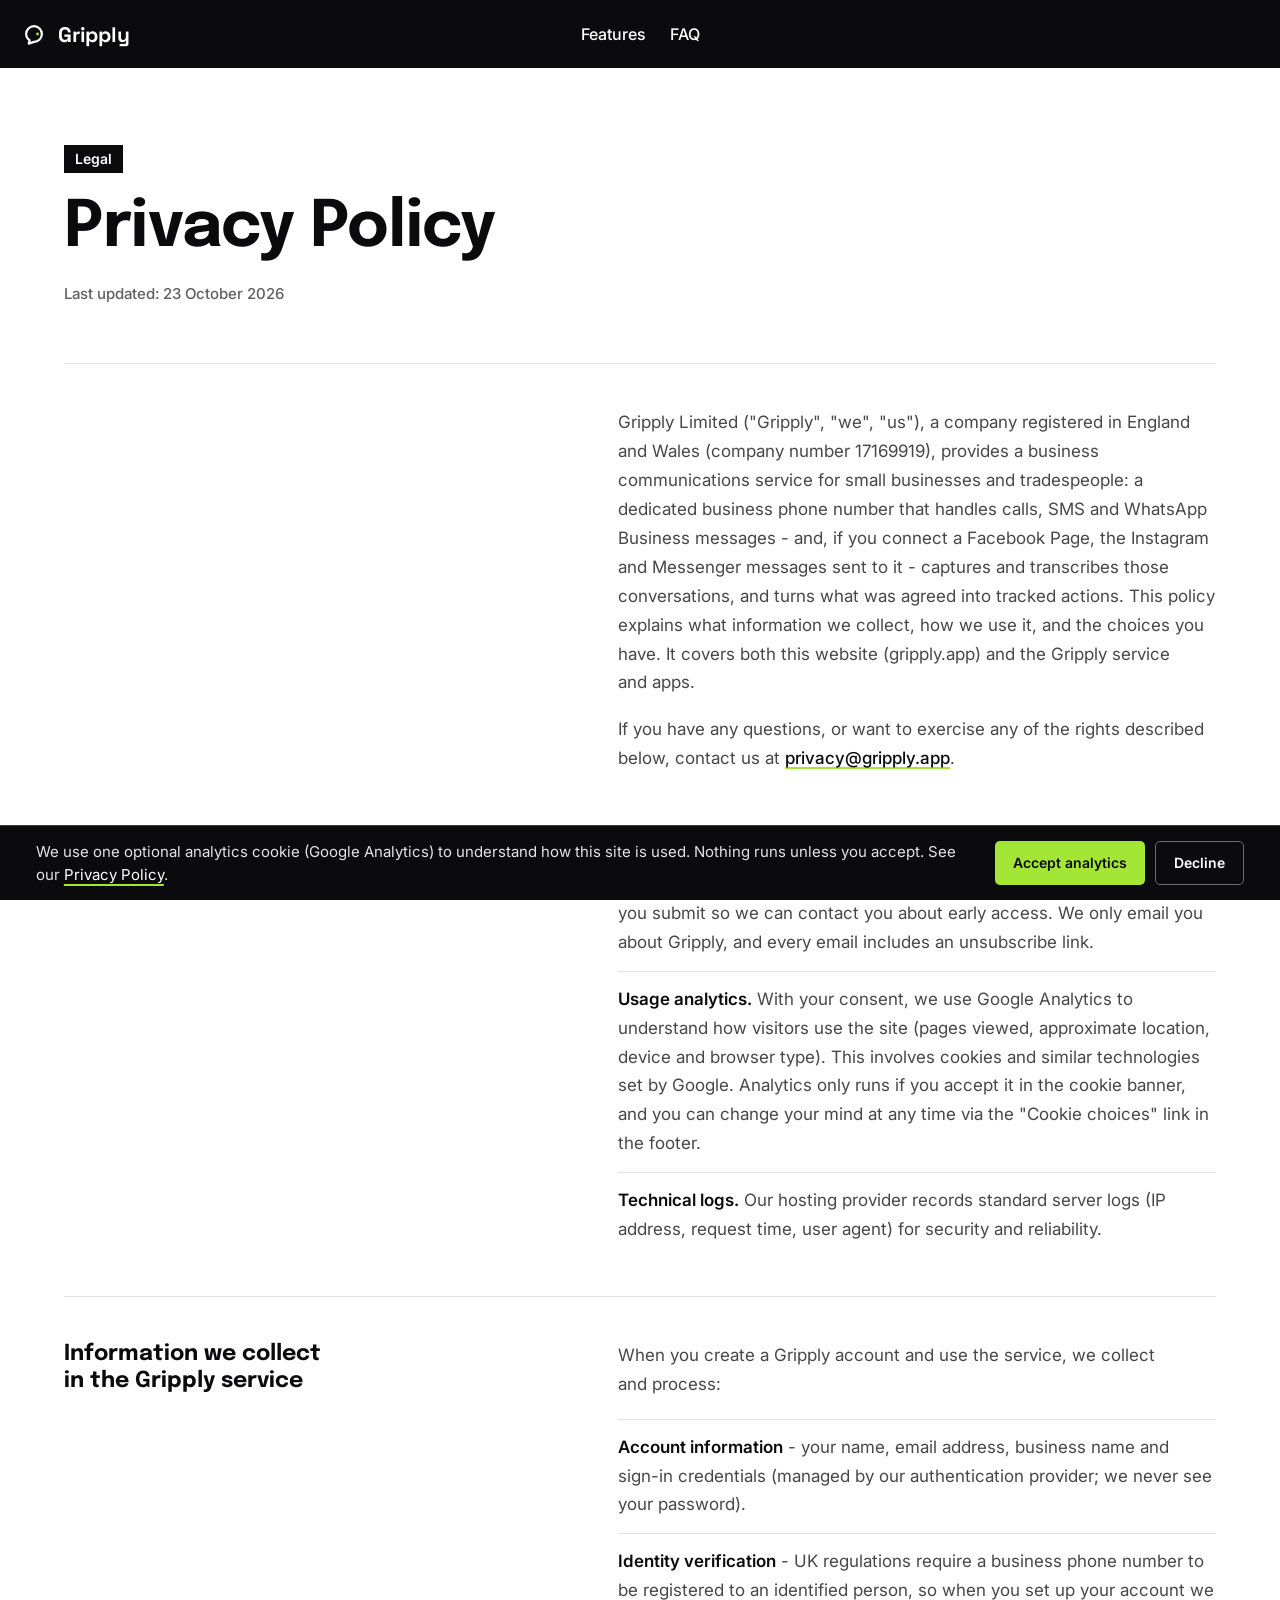
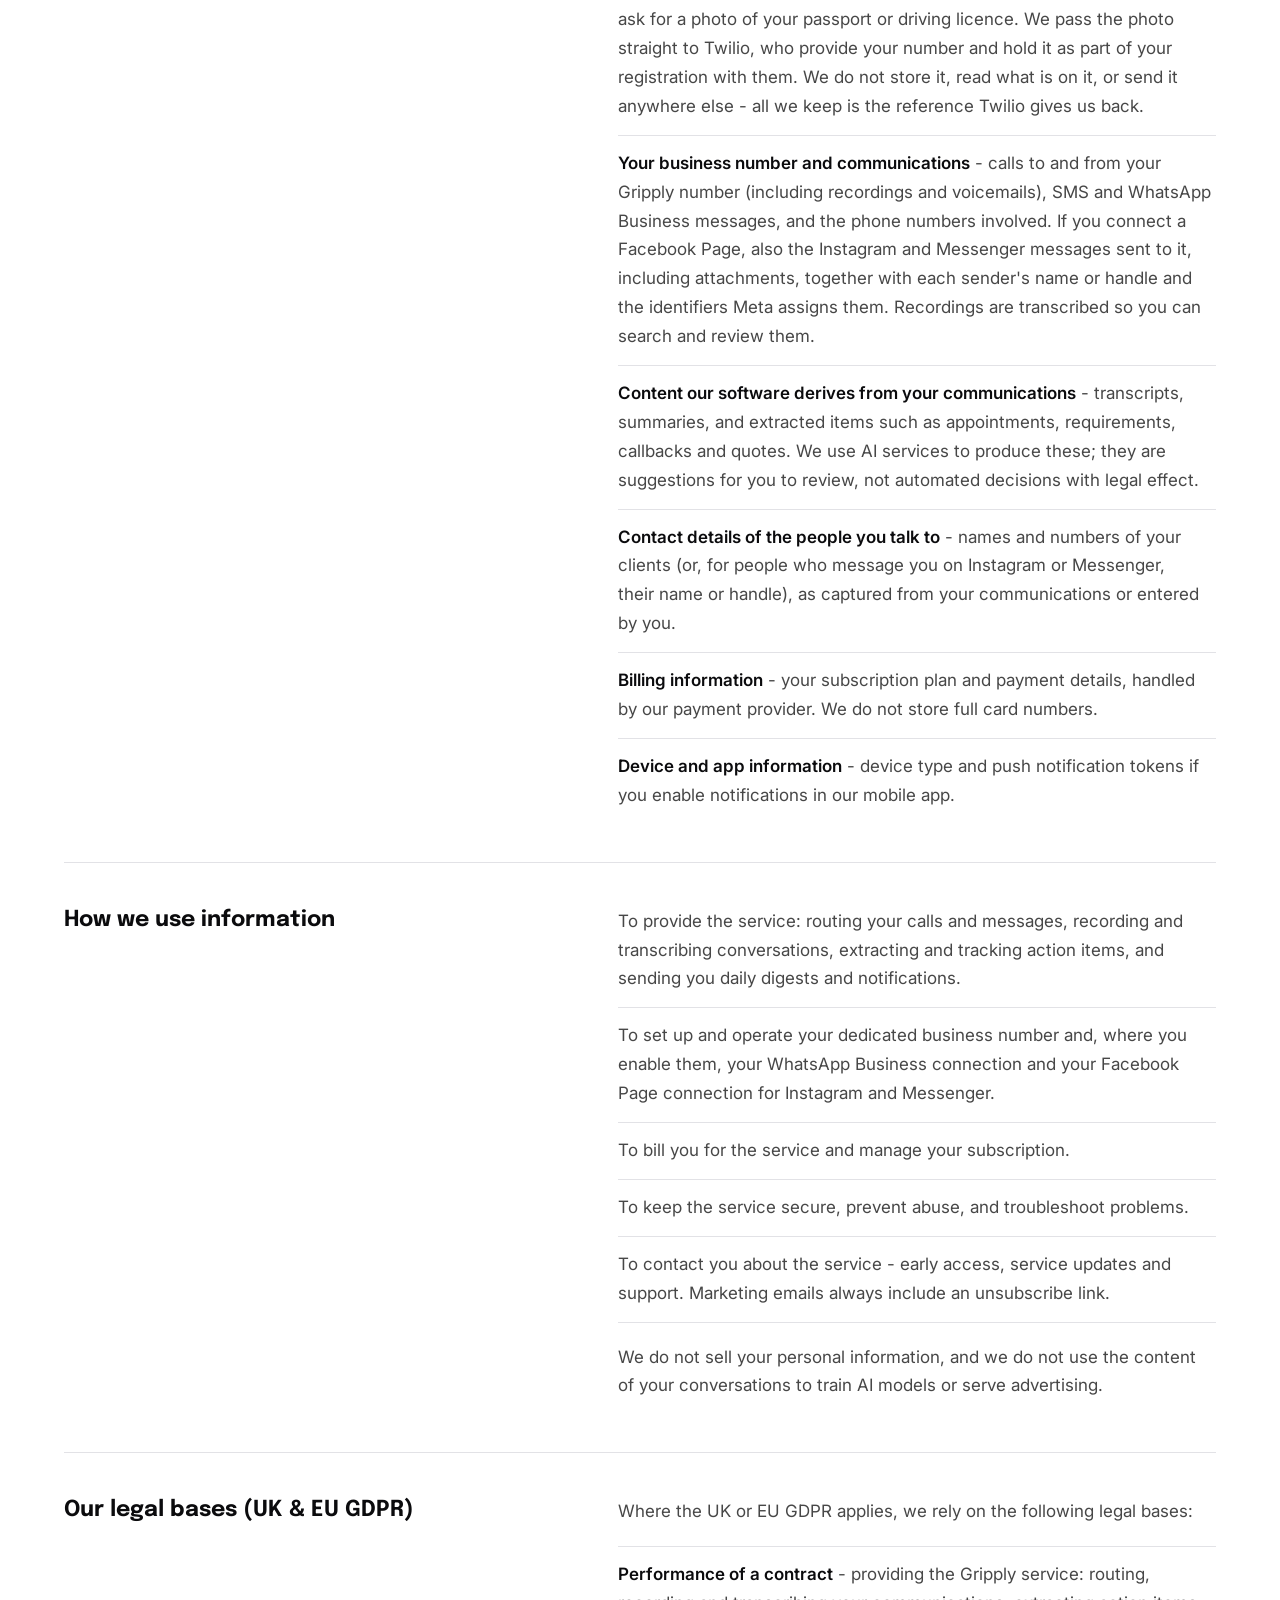
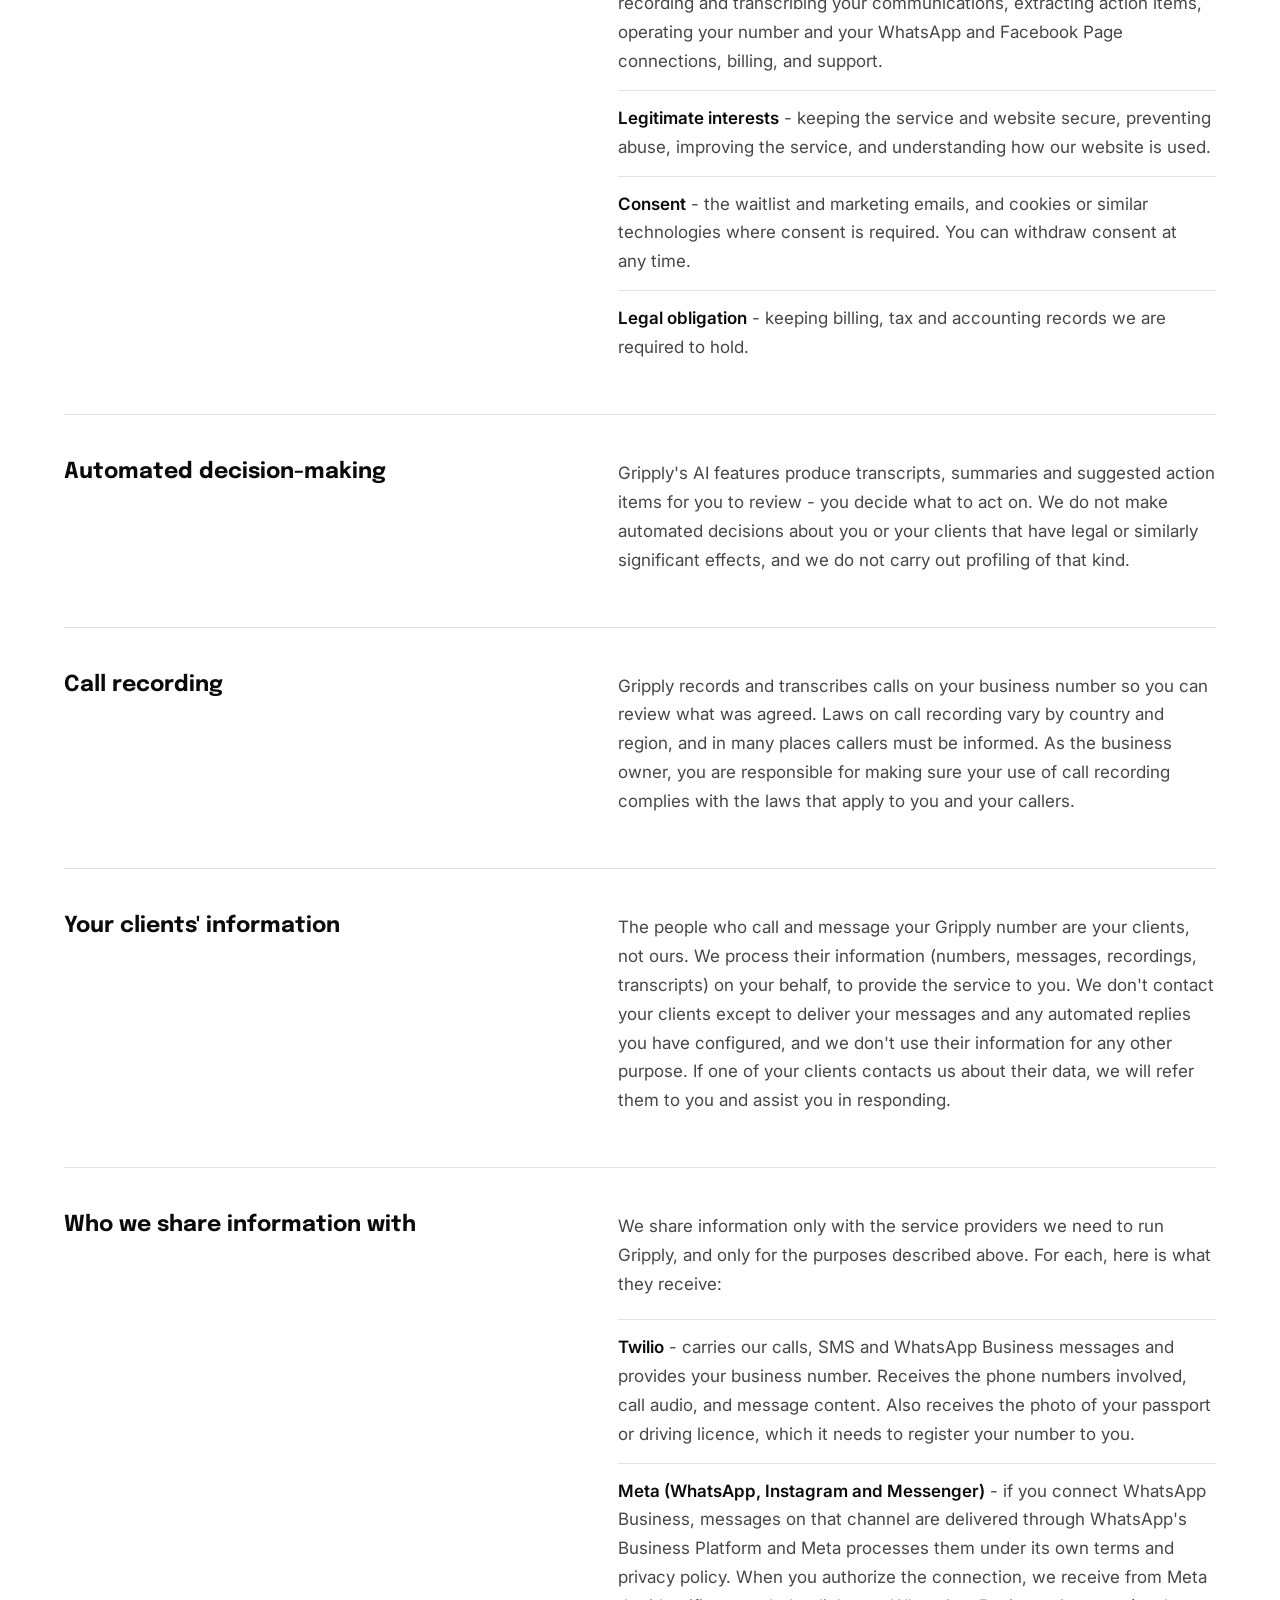
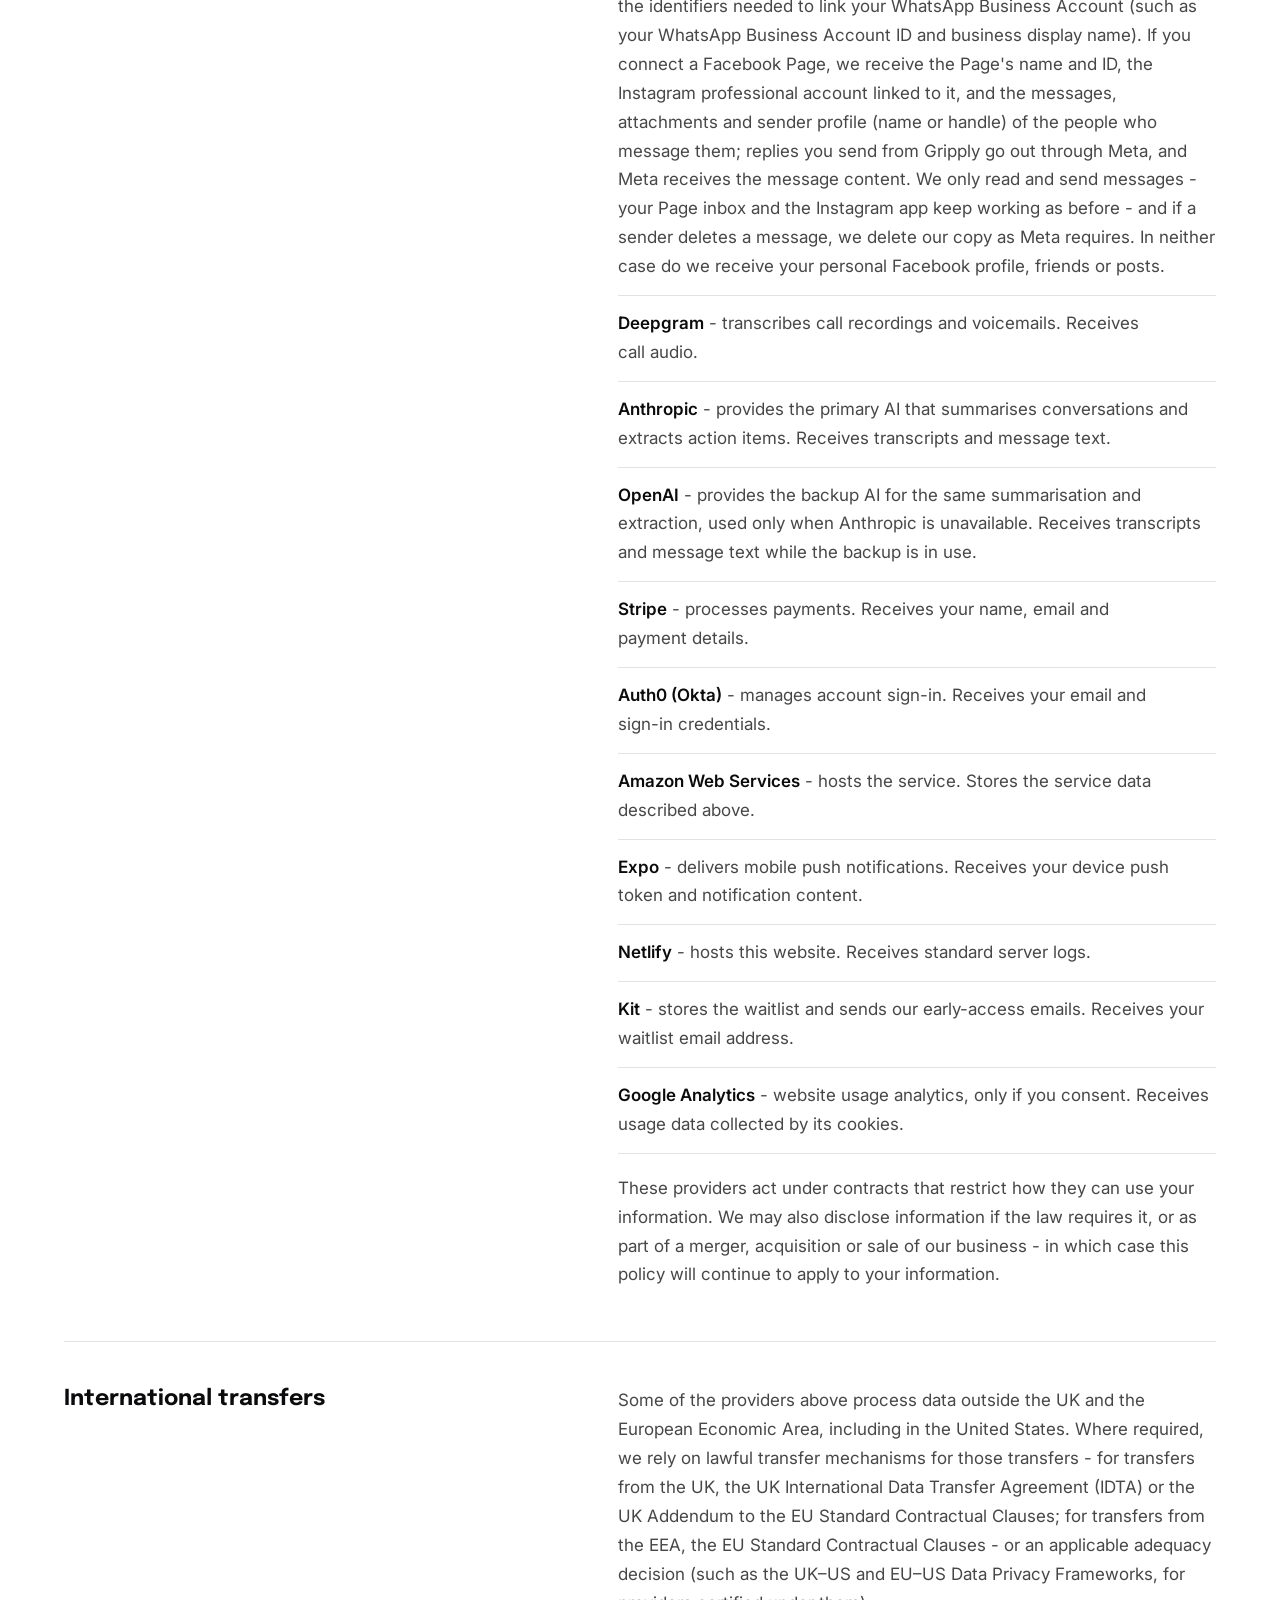
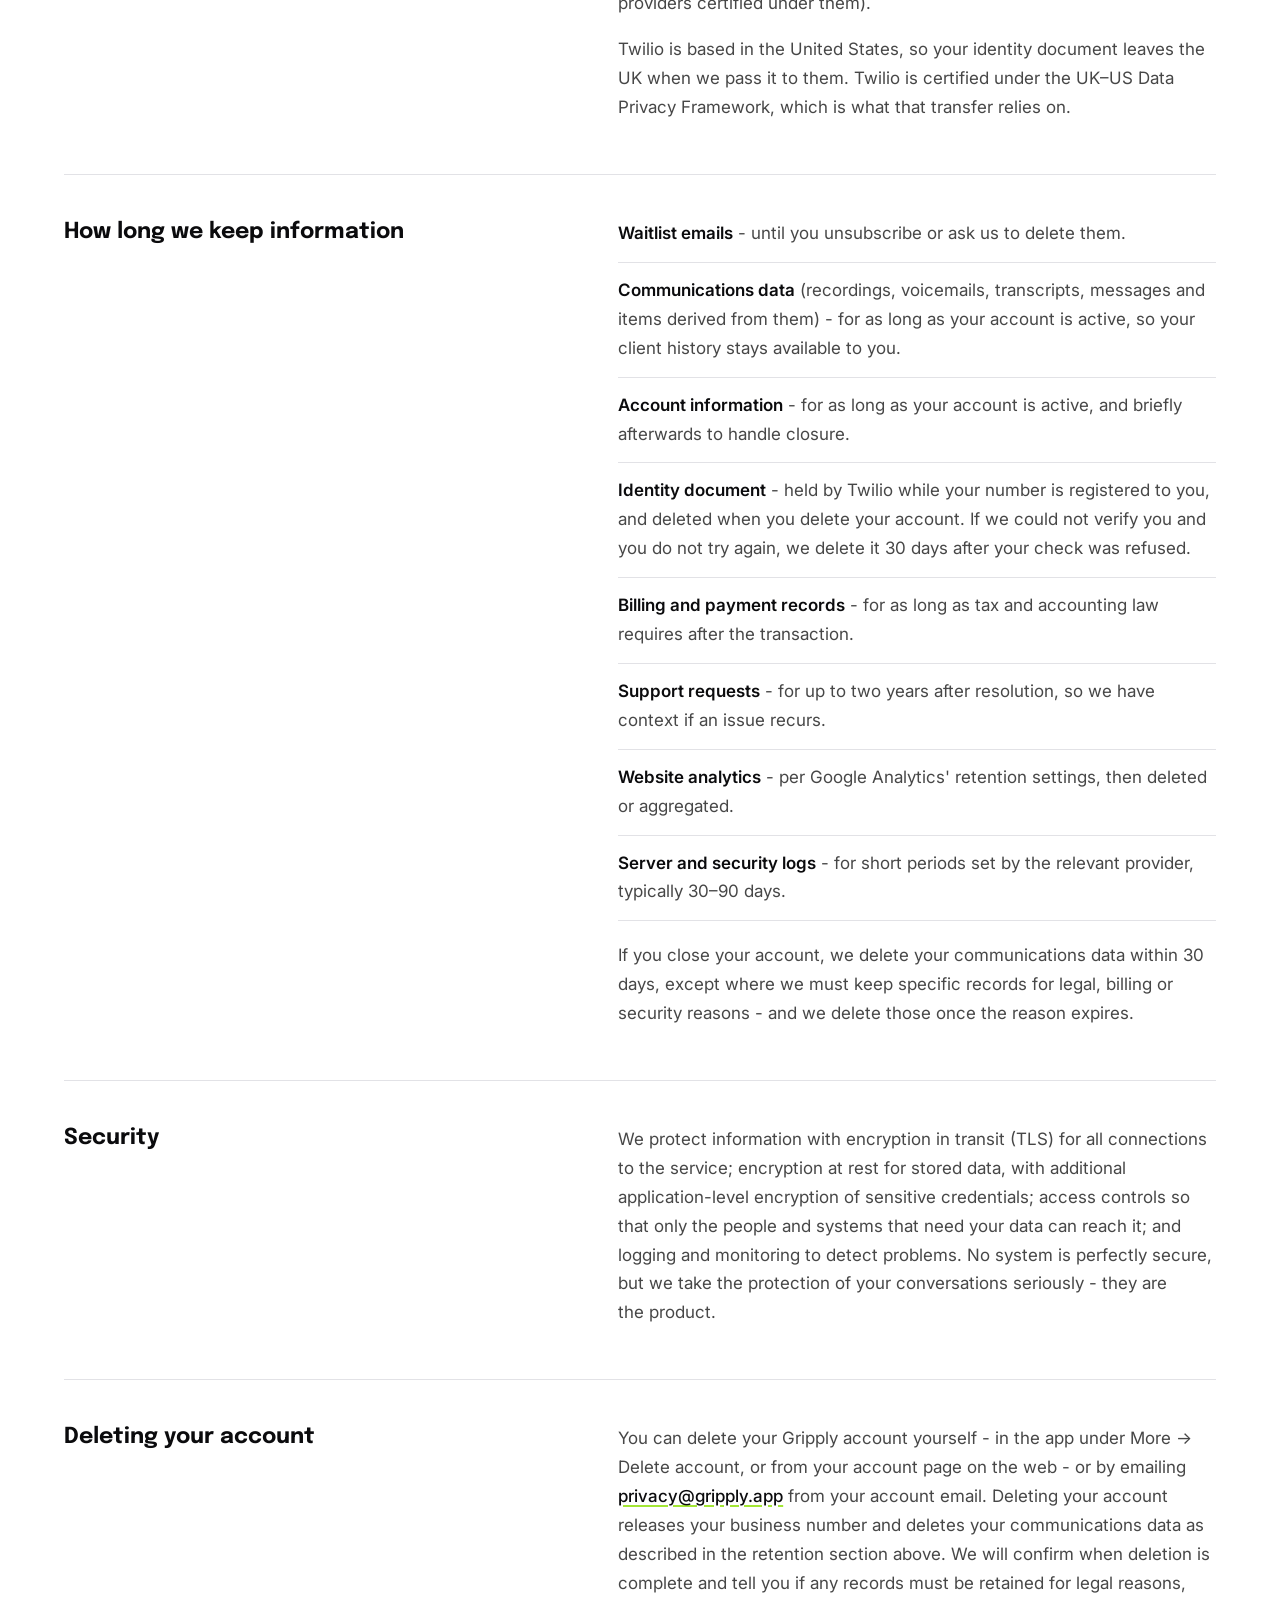
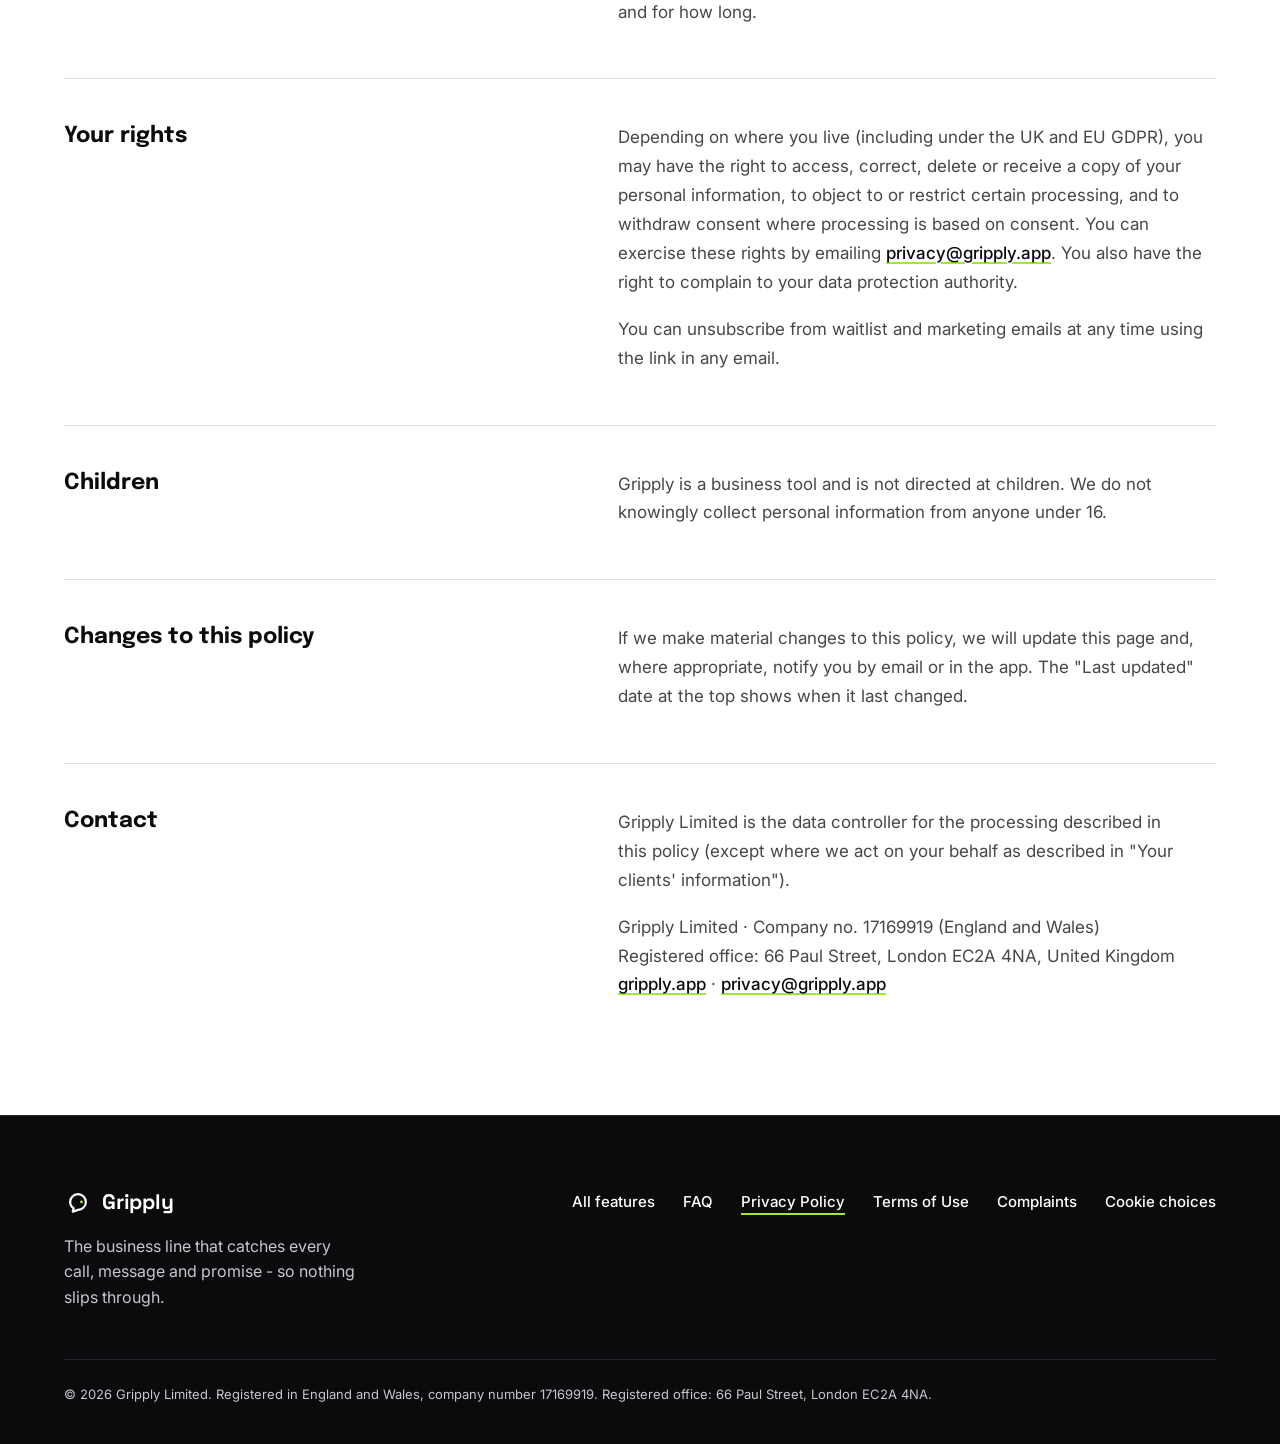
<file: privacy.html>
<!DOCTYPE html>
<html lang="en-GB">
<head>
  <meta charset="utf-8" />
  <meta name="viewport" content="width=device-width, initial-scale=1" />
  <title>Privacy Policy - Gripply</title>
  <meta name="description" content="How Gripply Limited collects, uses and protects your information on this website and in the Gripply service, who we share it with, and your rights under GDPR." />
  <meta name="robots" content="index, follow, max-image-preview:large" />
  <link rel="canonical" href="https://gripply.app/privacy" />
  <meta name="theme-color" content="#0b0b0d" />
  <!-- icons: unversioned, stable URLs (Google reads the favicon from the home page); the SVG is the one browsers show.
       The ICO holds 16, 32 and 48px images but declares only 48x48: listing every size makes Chromium browsers prefer it over the SVG. -->
  <link rel="icon" href="/favicon.ico" sizes="48x48" />
  <link rel="icon" href="/favicon.svg" type="image/svg+xml" />
  <link rel="icon" href="/icon-192.png" type="image/png" sizes="192x192" />
  <link rel="apple-touch-icon" href="/apple-touch-icon.png" />
  <link rel="manifest" href="/site.webmanifest" />

  <!-- Open Graph / Twitter -->
  <meta property="og:type" content="website" />
  <meta property="og:site_name" content="Gripply" />
  <meta property="og:locale" content="en_GB" />
  <meta property="og:url" content="https://gripply.app/privacy" />
  <meta property="og:title" content="Privacy Policy - Gripply" />
  <meta property="og:description" content="How Gripply Limited collects, uses and protects your information on this website and in the Gripply service, who we share it with, and your rights under GDPR." />
  <meta property="og:image" content="https://gripply.app/og-image.png?v=2" />
  <meta property="og:image:width" content="1200" />
  <meta property="og:image:height" content="630" />
  <meta property="og:image:alt" content="Gripply - More jobs. Less admin. Every conversation captured. Every promise tracked. Calls, SMS, WhatsApp Business, Instagram and Messenger." />
  <meta name="twitter:card" content="summary_large_image" />
  <meta name="twitter:title" content="Privacy Policy - Gripply" />
  <meta name="twitter:description" content="How Gripply Limited collects, uses and protects your information on this website and in the Gripply service, who we share it with, and your rights under GDPR." />
  <meta name="twitter:image" content="https://gripply.app/og-image.png?v=2" />
  <meta name="twitter:image:alt" content="Gripply - More jobs. Less admin. Every conversation captured. Every promise tracked. Calls, SMS, WhatsApp Business, Instagram and Messenger." />

  <!-- Structured data (schema.org). Every fact in it must be visible on the site: keep it in step with the copy (see README). -->
  <script type="application/ld+json">
  {
    "@context": "https://schema.org",
    "@graph": [
      {
        "@type": "WebPage",
        "@id": "https://gripply.app/privacy",
        "url": "https://gripply.app/privacy",
        "name": "Privacy Policy - Gripply",
        "description": "How Gripply Limited collects, uses and protects your information on this website and in the Gripply service, who we share it with, and your rights under GDPR.",
        "isPartOf": {
          "@id": "https://gripply.app/#website"
        },
        "about": {
          "@id": "https://gripply.app/#organization"
        },
        "publisher": {
          "@id": "https://gripply.app/#organization"
        },
        "inLanguage": "en-GB",
        "dateModified": "2026-10-23"
      },
      {
        "@type": "Organization",
        "@id": "https://gripply.app/#organization",
        "name": "Gripply",
        "url": "https://gripply.app/"
      },
      {
        "@type": "WebSite",
        "@id": "https://gripply.app/#website",
        "name": "Gripply",
        "url": "https://gripply.app/"
      }
    ]
  }
  </script>

  <link rel="preconnect" href="https://fonts.googleapis.com">
  <link rel="preconnect" href="https://fonts.gstatic.com" crossorigin>
  <link href="https://fonts.googleapis.com/css2?family=Epilogue:wght@500;700&family=Inter:wght@400;500;600&family=Space+Grotesk:wght@700&display=swap" rel="stylesheet">
  <link rel="stylesheet" href="/styles.css?v=14">
  <script src="/consent.js?v=1" defer></script>
  <script src="/site.js?v=3" defer></script>
</head>
<body>
<a class="skip-link" href="#main">Skip to content</a>

<!-- ===================== TOP BAR ===================== -->
<header class="topbar">
  <div class="topbar__inner">
    <a href="/" class="logo topbar__logo">
      <svg aria-hidden="true" width="28" height="28" viewBox="0 0 256 256" fill="none"><path d="M 128 56 C 168 56 200 88 200 128 C 200 168 168 200 128 200 L 80 216 L 88 184 C 68 172 56 152 56 128 C 56 88 88 56 128 56 Z" stroke="currentColor" stroke-width="20" stroke-linejoin="round"></path><circle cx="160" cy="128" r="13" fill="#a3e635"></circle></svg>
      <span class="logo__word">Gripply</span>
    </a>
    <nav class="topbar__nav" aria-label="Primary">
      <a href="/features" class="topbar__link">Features</a>
      <a href="/faq" class="topbar__link">FAQ</a>
    </nav>
    <details class="nav-menu">
      <summary class="nav-menu__button" aria-label="Menu"><span class="nav-menu__bars" aria-hidden="true"><span></span><span></span><span></span></span></summary>
      <div class="nav-menu__panel">
        <a href="/features" class="nav-menu__link">Features</a>
        <a href="/faq" class="nav-menu__link">FAQ</a>
      </div>
    </details>
  </div>
</header>

<!-- ===================== CONTENT ===================== -->
<main id="main" class="legal">
  <div class="container">
    <header class="legal__head">
      <p class="chip">Legal</p>
      <h1 class="legal__title">Privacy Policy</h1>
      <p class="legal__updated">Last updated: 23 October 2026</p>
    </header>

    <div class="row legal__section legal__intro">
      <div class="legal__text">
        <p>Gripply Limited ("Gripply", "we", "us"), a company registered in England and Wales (company number 17169919), provides a business communications service for small businesses and tradespeople: a dedicated business phone number that handles calls, SMS and WhatsApp Business messages - and, if you connect a Facebook Page, the Instagram and Messenger messages sent to it - captures and transcribes those conversations, and turns what was agreed into tracked actions. This policy explains what information we collect, how we use it, and the choices you have. It covers both this website (gripply.app) and the Gripply service and apps.</p>
        <p>If you have any questions, or want to exercise any of the rights described below, contact us at <a href="mailto:privacy@gripply.app">privacy@gripply.app</a>.</p>
      </div>
    </div>

    <section class="row legal__section">
      <h2>Information we collect on this website</h2>
      <div class="legal__text">
        <ul role="list">
          <li><strong>Waitlist email address.</strong> If you join the waitlist, we collect the email address you submit so we can contact you about early access. We only email you about Gripply, and every email includes an unsubscribe link.</li>
          <li><strong>Usage analytics.</strong> With your consent, we use Google Analytics to understand how visitors use the site (pages viewed, approximate location, device and browser type). This involves cookies and similar technologies set by Google. Analytics only runs if you accept it in the cookie banner, and you can change your mind at any time via the "Cookie choices" link in the footer.</li>
          <li><strong>Technical logs.</strong> Our hosting provider records standard server logs (IP address, request time, user agent) for security and reliability.</li>
        </ul>
      </div>
    </section>

    <section class="row legal__section">
      <h2>Information we collect in the Gripply service</h2>
      <div class="legal__text">
        <p>When you create a Gripply account and use the service, we collect and process:</p>
        <ul role="list">
          <li><strong>Account information</strong> - your name, email address, business name and <span class="nowrap">sign-in</span> credentials (managed by our authentication provider; we never see your password).</li>
          <li><strong>Identity verification</strong> - UK regulations require a business phone number to be registered to an identified person, so when you set up your account we ask for a photo of your passport or driving licence. We pass the photo straight to Twilio, who provide your number and hold it as part of your registration with them. We do not store it, read what is on it, or send it anywhere else - all we keep is the reference Twilio gives us back.</li>
          <li><strong>Your business number and communications</strong> - calls to and from your Gripply number (including recordings and voicemails), SMS and WhatsApp Business messages, and the phone numbers involved. If you connect a Facebook Page, also the Instagram and Messenger messages sent to it, including attachments, together with each sender's name or handle and the identifiers Meta assigns them. Recordings are transcribed so you can search and review them.</li>
          <li><strong>Content our software derives from your communications</strong> - transcripts, summaries, and extracted items such as appointments, requirements, callbacks and quotes. We use AI services to produce these; they are suggestions for you to review, not automated decisions with legal effect.</li>
          <li><strong>Contact details of the people you talk to</strong> - names and numbers of your clients (or, for people who message you on Instagram or Messenger, their name or handle), as captured from your communications or entered by you.</li>
          <li><strong>Billing information</strong> - your subscription plan and payment details, handled by our payment provider. We do not store full card numbers.</li>
          <li><strong>Device and app information</strong> - device type and push notification tokens if you enable notifications in our mobile app.</li>
        </ul>
      </div>
    </section>

    <section class="row legal__section">
      <h2>How we use information</h2>
      <div class="legal__text">
        <ul role="list">
          <li>To provide the service: routing your calls and messages, recording and transcribing conversations, extracting and tracking action items, and sending you daily digests and notifications.</li>
          <li>To set up and operate your dedicated business number and, where you enable them, your WhatsApp Business connection and your Facebook Page connection for Instagram and Messenger.</li>
          <li>To bill you for the service and manage your subscription.</li>
          <li>To keep the service secure, prevent abuse, and troubleshoot problems.</li>
          <li>To contact you about the service - early access, service updates and support. Marketing emails always include an unsubscribe link.</li>
        </ul>
        <p>We do not sell your personal information, and we do not use the content of your conversations to train AI models or serve advertising.</p>
      </div>
    </section>

    <section class="row legal__section">
      <h2>Our legal bases (UK &amp; EU GDPR)</h2>
      <div class="legal__text">
        <p>Where the UK or EU GDPR applies, we rely on the following legal bases:</p>
        <ul role="list">
          <li><strong>Performance of a contract</strong> - providing the Gripply service: routing, recording and transcribing your communications, extracting action items, operating your number and your WhatsApp and Facebook Page connections, billing, and support.</li>
          <li><strong>Legitimate interests</strong> - keeping the service and website secure, preventing abuse, improving the service, and understanding how our website is used.</li>
          <li><strong>Consent</strong> - the waitlist and marketing emails, and cookies or similar technologies where consent is required. You can withdraw consent at any time.</li>
          <li><strong>Legal obligation</strong> - keeping billing, tax and accounting records we are required to hold.</li>
        </ul>
      </div>
    </section>

    <section class="row legal__section">
      <h2>Automated decision-making</h2>
      <div class="legal__text">
        <p>Gripply's AI features produce transcripts, summaries and suggested action items for you to review - you decide what to act on. We do not make automated decisions about you or your clients that have legal or similarly significant effects, and we do not carry out profiling of that kind.</p>
      </div>
    </section>

    <section class="row legal__section">
      <h2>Call recording</h2>
      <div class="legal__text">
        <p>Gripply records and transcribes calls on your business number so you can review what was agreed. Laws on call recording vary by country and region, and in many places callers must be informed. As the business owner, you are responsible for making sure your use of call recording complies with the laws that apply to you and your callers.</p>
      </div>
    </section>

    <section class="row legal__section">
      <h2>Your clients' information</h2>
      <div class="legal__text">
        <p>The people who call and message your Gripply number are your clients, not ours. We process their information (numbers, messages, recordings, transcripts) on your behalf, to provide the service to you. We don't contact your clients except to deliver your messages and any automated replies you have configured, and we don't use their information for any other purpose. If one of your clients contacts us about their data, we will refer them to you and assist you in responding.</p>
      </div>
    </section>

    <section class="row legal__section">
      <h2>Who we share information with</h2>
      <div class="legal__text">
        <p>We share information only with the service providers we need to run Gripply, and only for the purposes described above. For each, here is what they receive:</p>
        <ul role="list">
          <li><span class="partner">Twilio</span> - carries our calls, SMS and WhatsApp Business messages and provides your business number. Receives the phone numbers involved, call audio, and message content. Also receives the photo of your passport or driving licence, which it needs to register your number to you.</li>
          <li><span class="partner">Meta (WhatsApp, Instagram and Messenger)</span> - if you connect WhatsApp Business, messages on that channel are delivered through WhatsApp's Business Platform and Meta processes them under its own terms and privacy policy. When you authorize the connection, we receive from Meta the identifiers needed to link your WhatsApp Business Account (such as your WhatsApp Business Account ID and business display name). If you connect a Facebook Page, we receive the Page's name and ID, the Instagram professional account linked to it, and the messages, attachments and sender profile (name or handle) of the people who message them; replies you send from Gripply go out through Meta, and Meta receives the message content. We only read and send messages - your Page inbox and the Instagram app keep working as before - and if a sender deletes a message, we delete our copy as Meta requires. In neither case do we receive your personal Facebook profile, friends or posts.</li>
          <li><span class="partner">Deepgram</span> - transcribes call recordings and voicemails. Receives call audio.</li>
          <li><span class="partner">Anthropic</span> - provides the primary AI that summarises conversations and extracts action items. Receives transcripts and message text.</li>
          <li><span class="partner">OpenAI</span> - provides the backup AI for the same summarisation and extraction, used only when Anthropic is unavailable. Receives transcripts and message text while the backup is in use.</li>
          <li><span class="partner">Stripe</span> - processes payments. Receives your name, email and payment details.</li>
          <li><span class="partner">Auth0 (Okta)</span> - manages account <span class="nowrap">sign-in</span>. Receives your email and <span class="nowrap">sign-in</span> credentials.</li>
          <li><span class="partner">Amazon Web Services</span> - hosts the service. Stores the service data described above.</li>
          <li><span class="partner">Expo</span> - delivers mobile push notifications. Receives your device push token and notification content.</li>
          <li><span class="partner">Netlify</span> - hosts this website. Receives standard server logs.</li>
          <li><span class="partner">Kit</span> - stores the waitlist and sends our <span class="nowrap">early-access</span> emails. Receives your waitlist email address.</li>
          <li><span class="partner">Google Analytics</span> - website usage analytics, only if you consent. Receives usage data collected by its cookies.</li>
        </ul>
        <p>These providers act under contracts that restrict how they can use your information. We may also disclose information if the law requires it, or as part of a merger, acquisition or sale of our business - in which case this policy will continue to apply to your information.</p>
      </div>
    </section>

    <section class="row legal__section">
      <h2>International transfers</h2>
      <div class="legal__text">
        <p>Some of the providers above process data outside the UK and the European Economic Area, including in the United States. Where required, we rely on lawful transfer mechanisms for those transfers - for transfers from the UK, the UK International Data Transfer Agreement (IDTA) or the UK Addendum to the EU Standard Contractual Clauses; for transfers from the EEA, the EU Standard Contractual Clauses - or an applicable adequacy decision (such as the UK–US and EU–US Data Privacy Frameworks, for providers certified under them).</p>
        <p>Twilio is based in the United States, so your identity document leaves the UK when we pass it to them. Twilio is certified under the UK–US Data Privacy Framework, which is what that transfer relies on.</p>
      </div>
    </section>

    <section class="row legal__section">
      <h2>How long we keep information</h2>
      <div class="legal__text">
        <ul role="list">
          <li><strong>Waitlist emails</strong> - until you unsubscribe or ask us to delete them.</li>
          <li><strong>Communications data</strong> (recordings, voicemails, transcripts, messages and items derived from them) - for as long as your account is active, so your client history stays available to you.</li>
          <li><strong>Account information</strong> - for as long as your account is active, and briefly afterwards to handle closure.</li>
          <li><strong>Identity document</strong> - held by Twilio while your number is registered to you, and deleted when you delete your account. If we could not verify you and you do not try again, we delete it 30 days after your check was refused.</li>
          <li><strong>Billing and payment records</strong> - for as long as tax and accounting law requires after the transaction.</li>
          <li><strong>Support requests</strong> - for up to two years after resolution, so we have context if an issue recurs.</li>
          <li><strong>Website analytics</strong> - per Google Analytics' retention settings, then deleted or aggregated.</li>
          <li><strong>Server and security logs</strong> - for short periods set by the relevant provider, typically 30–90 days.</li>
        </ul>
        <p>If you close your account, we delete your communications data within 30 days, except where we must keep specific records for legal, billing or security reasons - and we delete those once the reason expires.</p>
      </div>
    </section>

    <section class="row legal__section">
      <h2>Security</h2>
      <div class="legal__text">
        <p>We protect information with encryption in transit (TLS) for all connections to the service; encryption at rest for stored data, with additional <span class="nowrap">application-level</span> encryption of sensitive credentials; access controls so that only the people and systems that need your data can reach it; and logging and monitoring to detect problems. No system is perfectly secure, but we take the protection of your conversations seriously - they are the product.</p>
      </div>
    </section>

    <section class="row legal__section">
      <h2>Deleting your account</h2>
      <div class="legal__text">
        <p>You can delete your Gripply account yourself - in the app under More → Delete account, or from your account page on the web - or by emailing <a href="mailto:privacy@gripply.app">privacy@gripply.app</a> from your account email. Deleting your account releases your business number and deletes your communications data as described in the retention section above. We will confirm when deletion is complete and tell you if any records must be retained for legal reasons, and for how long.</p>
      </div>
    </section>

    <section class="row legal__section">
      <h2>Your rights</h2>
      <div class="legal__text">
        <p>Depending on where you live (including under the UK and EU GDPR), you may have the right to access, correct, delete or receive a copy of your personal information, to object to or restrict certain processing, and to withdraw consent where processing is based on consent. You can exercise these rights by emailing <a href="mailto:privacy@gripply.app">privacy@gripply.app</a>. You also have the right to complain to your data protection authority.</p>
        <p>You can unsubscribe from waitlist and marketing emails at any time using the link in any email.</p>
      </div>
    </section>

    <section class="row legal__section">
      <h2>Children</h2>
      <div class="legal__text">
        <p>Gripply is a business tool and is not directed at children. We do not knowingly collect personal information from anyone under 16.</p>
      </div>
    </section>

    <section class="row legal__section">
      <h2>Changes to this policy</h2>
      <div class="legal__text">
        <p>If we make material changes to this policy, we will update this page and, where appropriate, notify you by email or in the app. The "Last updated" date at the top shows when it last changed.</p>
      </div>
    </section>

    <section class="row legal__section">
      <h2>Contact</h2>
      <div class="legal__text">
        <p>Gripply Limited is the data controller for the processing described in this policy (except where we act on your behalf as described in "Your clients' information").</p>
        <p>Gripply Limited · Company no. 17169919 (England and Wales)<br>
        Registered office: 66 Paul Street, London EC2A 4NA, United Kingdom<br>
        <a href="https://gripply.app">gripply.app</a> · <a href="mailto:privacy@gripply.app">privacy@gripply.app</a></p>
      </div>
    </section>
  </div>
</main>

<!-- ===================== FOOTER ===================== -->
<footer class="footer">
  <div class="container footer__inner">
    <div class="footer__top">
      <div class="footer__about">
        <a href="/" class="logo footer__brand">
          <svg aria-hidden="true" width="28" height="28" viewBox="0 0 256 256" fill="none"><path d="M 128 56 C 168 56 200 88 200 128 C 200 168 168 200 128 200 L 80 216 L 88 184 C 68 172 56 152 56 128 C 56 88 88 56 128 56 Z" stroke="currentColor" stroke-width="20" stroke-linejoin="round"></path><circle cx="160" cy="128" r="13" fill="#a3e635"></circle></svg>
          <span class="logo__word">Gripply</span>
        </a>
        <p class="footer__tagline">The business line that catches every call, message and promise&nbsp;- so nothing slips through.</p>
      </div>
      <nav class="footer__nav" aria-label="Footer">
        <a href="/features" class="footer__link">All features</a>
        <a href="/faq" class="footer__link">FAQ</a>
        <a href="/privacy" class="footer__link" aria-current="page">Privacy Policy</a>
        <a href="/terms" class="footer__link">Terms of Use</a>
        <a href="/complaints" class="footer__link">Complaints</a>
        <button type="button" class="footer__link" data-cookie-choices>Cookie choices</button>
      </nav>
    </div>
    <div class="footer__bottom">
      <p class="footer__copy">© 2026 Gripply Limited. Registered in England and Wales, company number 17169919. Registered office: 66 Paul Street, London EC2A&nbsp;4NA.</p>
    </div>
  </div>
</footer>
</body>
</html>
</file>
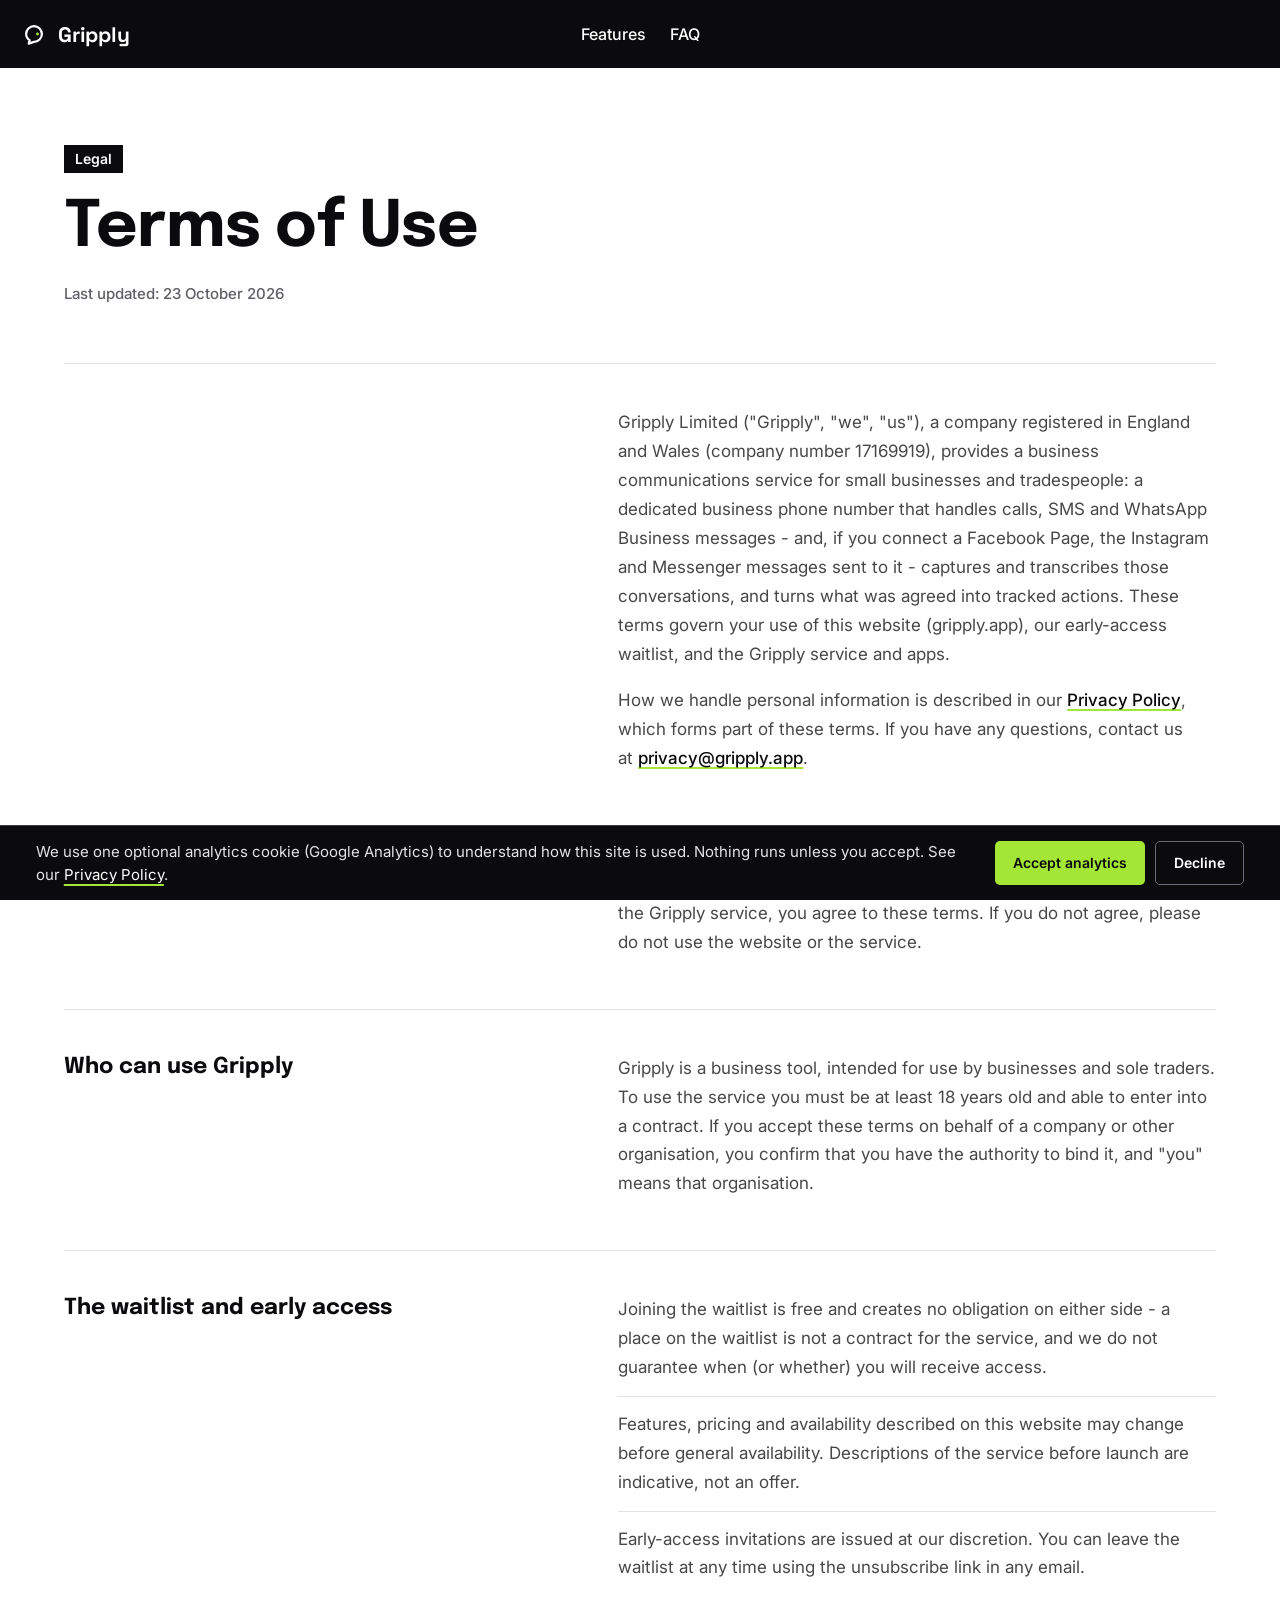
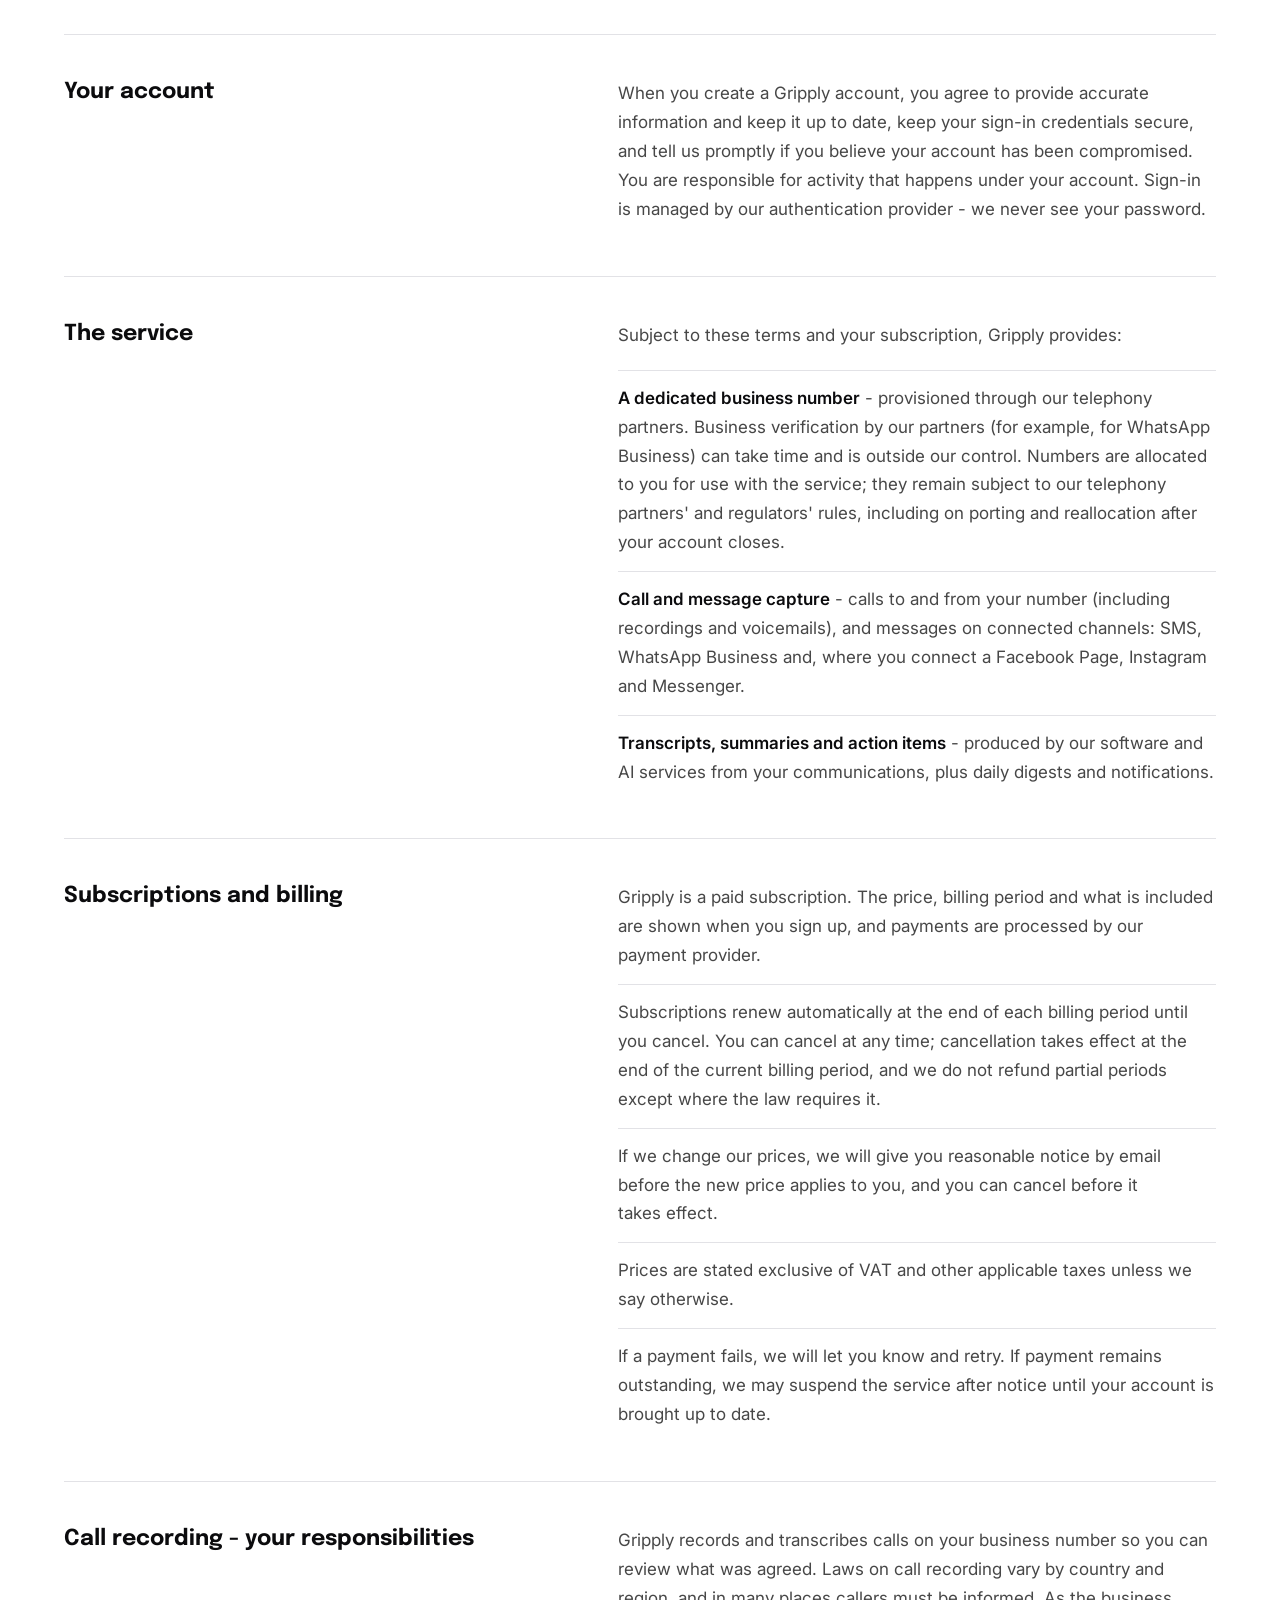
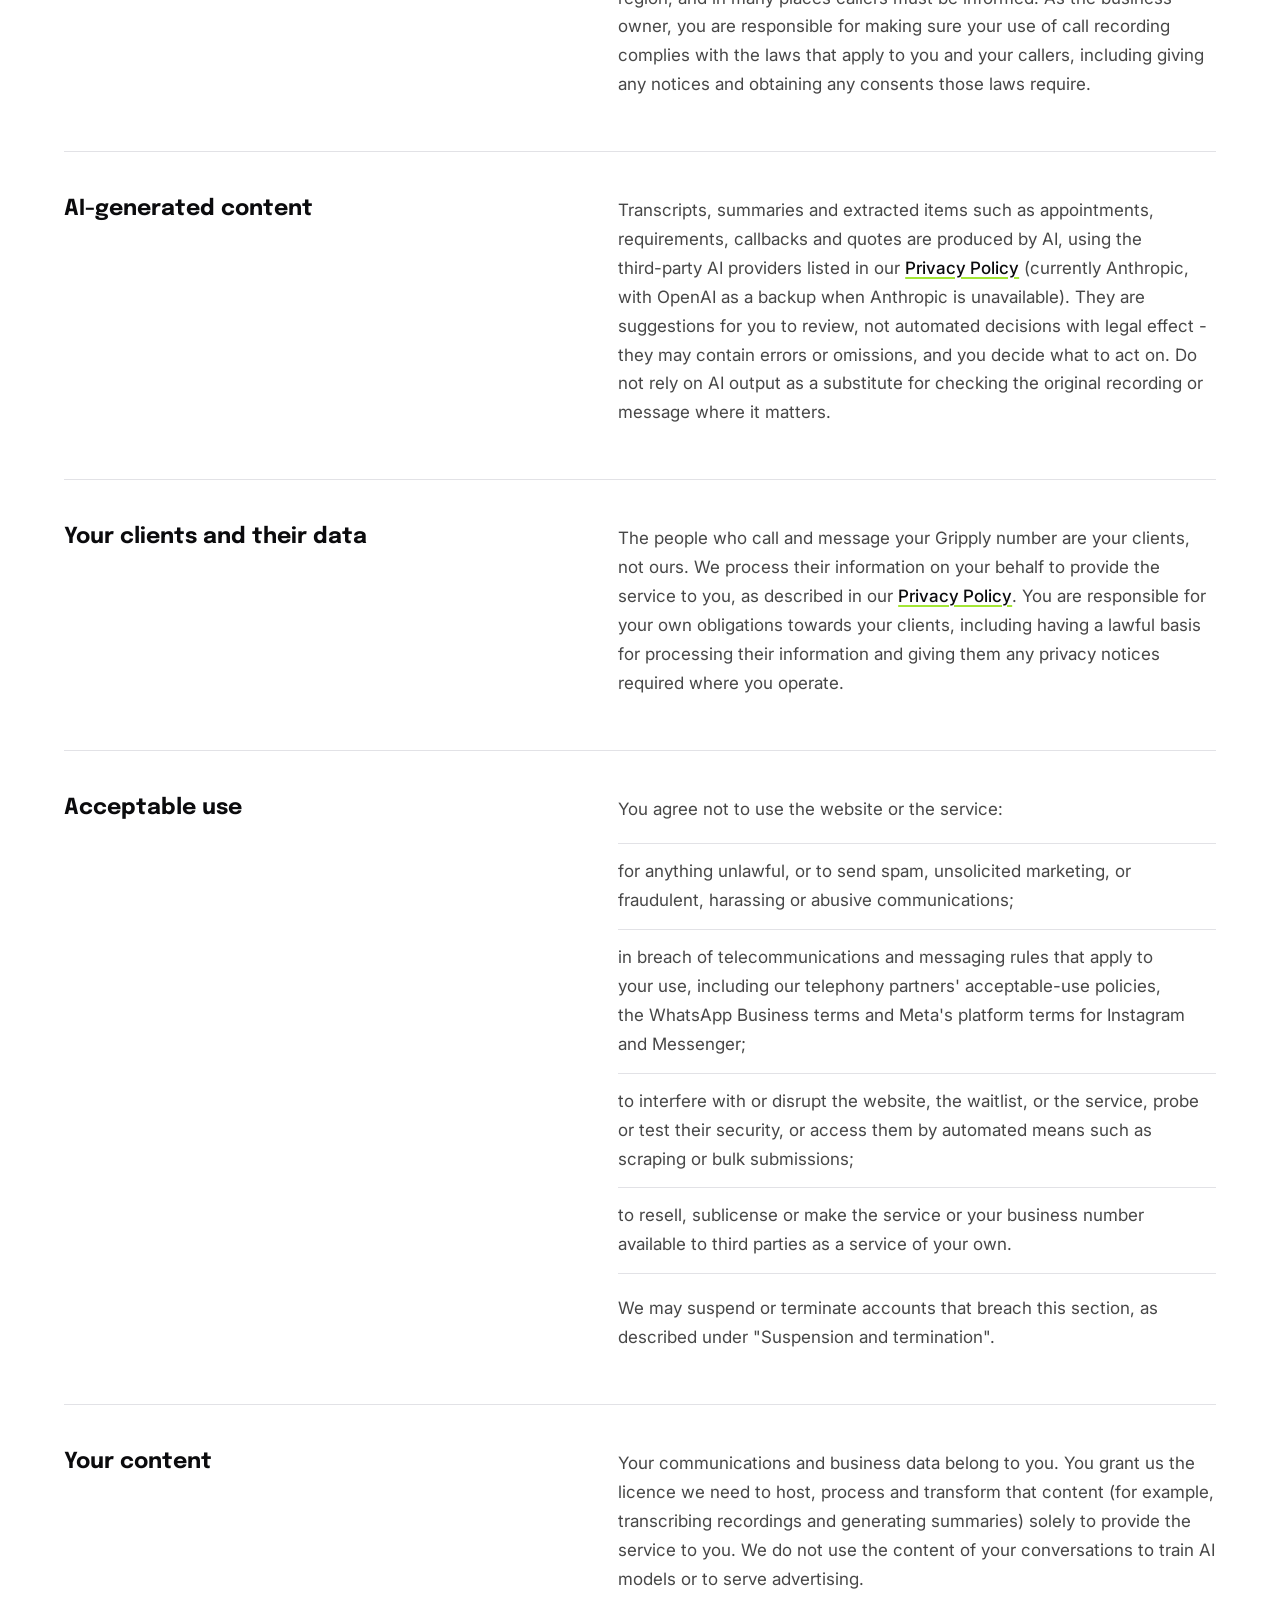
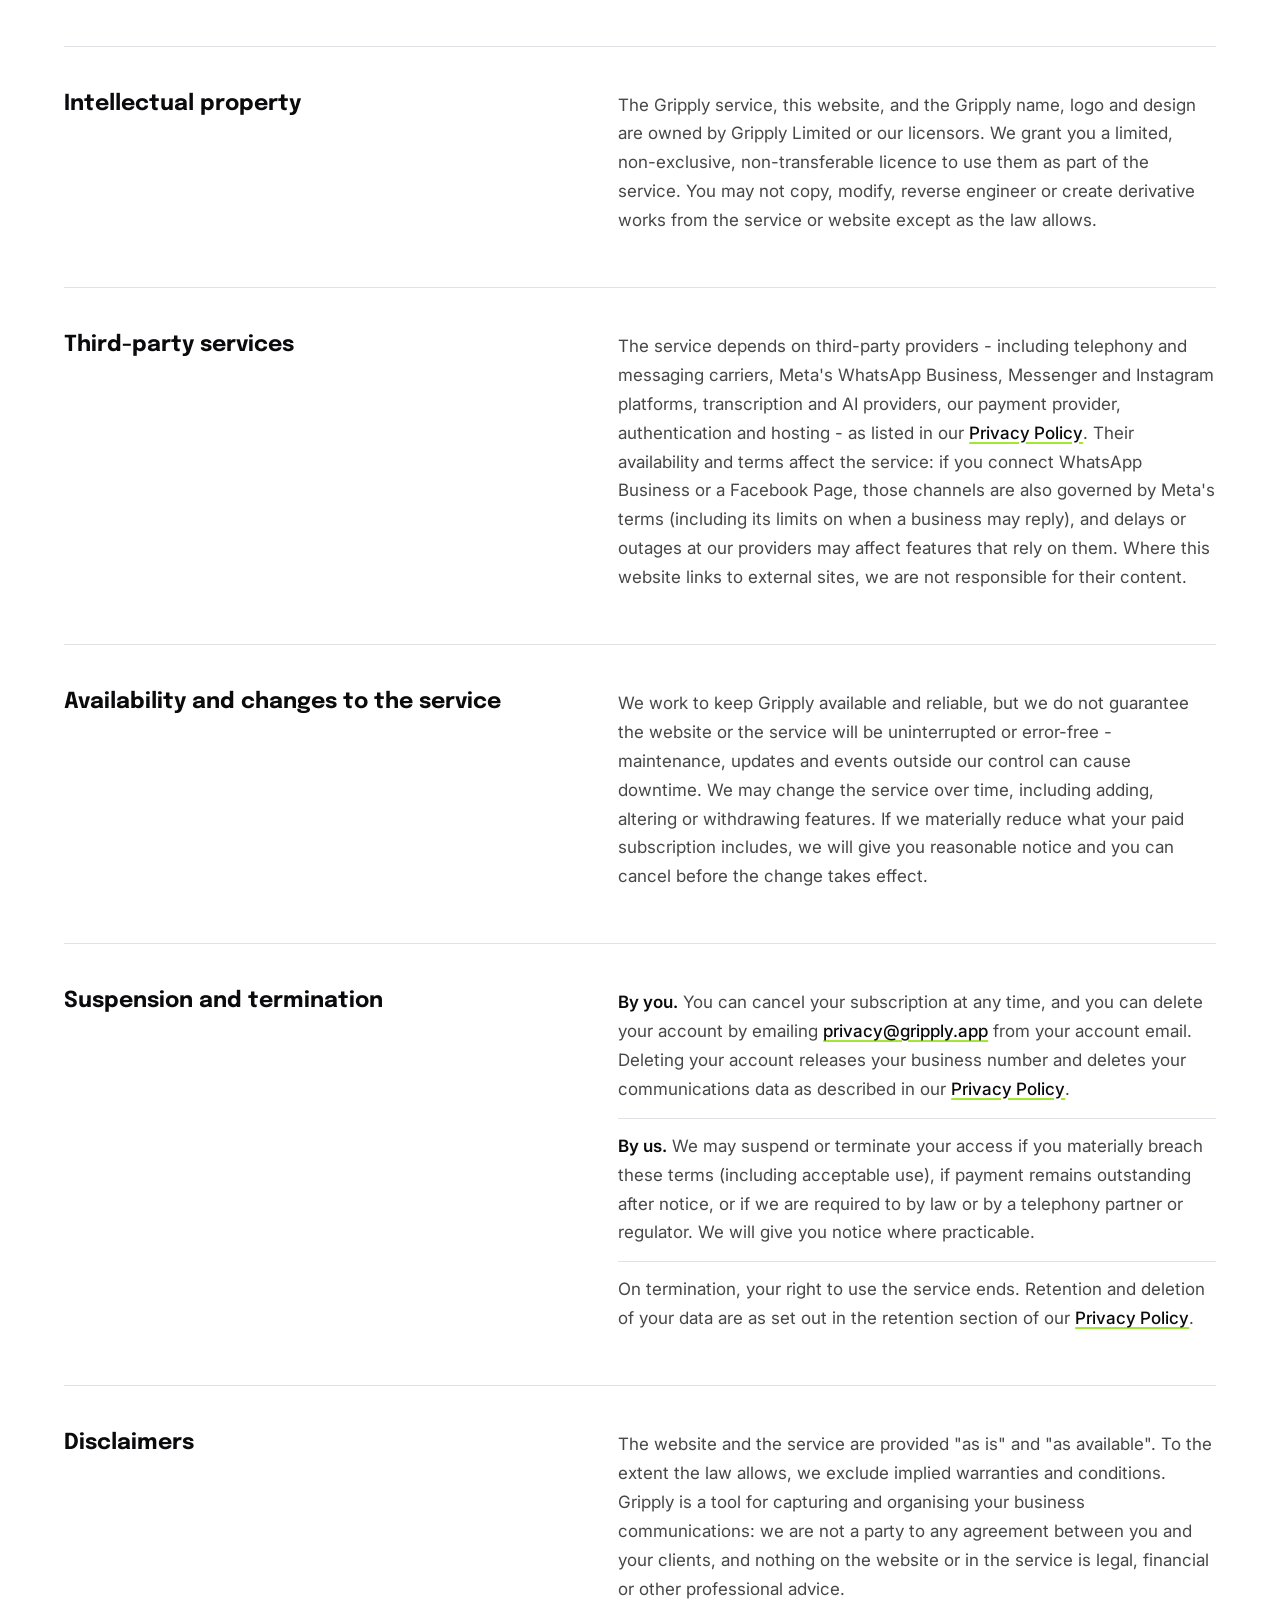
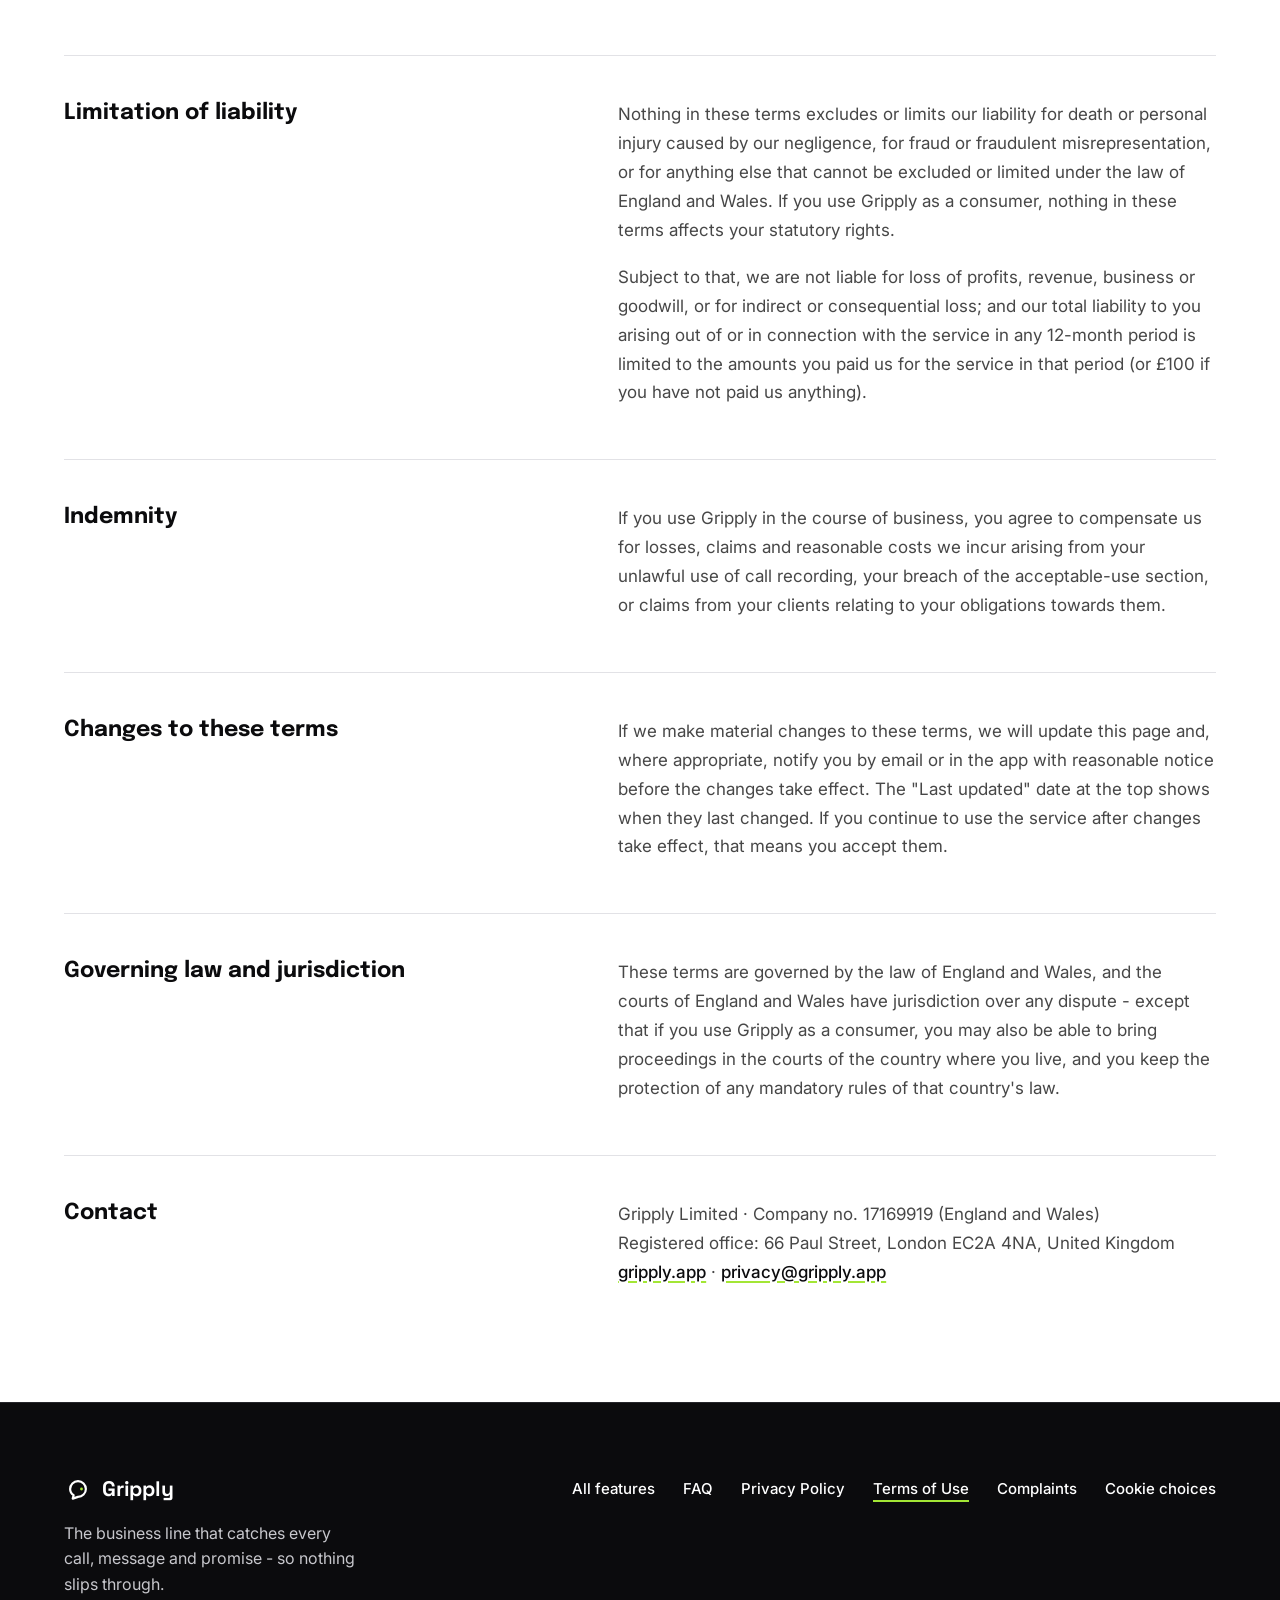
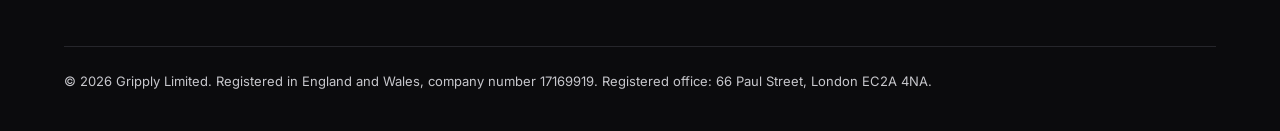
<file: terms.html>
<!DOCTYPE html>
<html lang="en-GB">
<head>
  <meta charset="utf-8" />
  <meta name="viewport" content="width=device-width, initial-scale=1" />
  <title>Terms of Use - Gripply</title>
  <meta name="description" content="The terms for the Gripply website, waitlist and service: who can use Gripply, subscriptions and billing, call recording, AI-generated content and more." />
  <meta name="robots" content="index, follow, max-image-preview:large" />
  <link rel="canonical" href="https://gripply.app/terms" />
  <meta name="theme-color" content="#0b0b0d" />
  <!-- icons: unversioned, stable URLs (Google reads the favicon from the home page); the SVG is the one browsers show.
       The ICO holds 16, 32 and 48px images but declares only 48x48: listing every size makes Chromium browsers prefer it over the SVG. -->
  <link rel="icon" href="/favicon.ico" sizes="48x48" />
  <link rel="icon" href="/favicon.svg" type="image/svg+xml" />
  <link rel="icon" href="/icon-192.png" type="image/png" sizes="192x192" />
  <link rel="apple-touch-icon" href="/apple-touch-icon.png" />
  <link rel="manifest" href="/site.webmanifest" />

  <!-- Open Graph / Twitter -->
  <meta property="og:type" content="website" />
  <meta property="og:site_name" content="Gripply" />
  <meta property="og:locale" content="en_GB" />
  <meta property="og:url" content="https://gripply.app/terms" />
  <meta property="og:title" content="Terms of Use - Gripply" />
  <meta property="og:description" content="The terms for the Gripply website, waitlist and service: who can use Gripply, subscriptions and billing, call recording, AI-generated content and more." />
  <meta property="og:image" content="https://gripply.app/og-image.png?v=2" />
  <meta property="og:image:width" content="1200" />
  <meta property="og:image:height" content="630" />
  <meta property="og:image:alt" content="Gripply - More jobs. Less admin. Every conversation captured. Every promise tracked. Calls, SMS, WhatsApp Business, Instagram and Messenger." />
  <meta name="twitter:card" content="summary_large_image" />
  <meta name="twitter:title" content="Terms of Use - Gripply" />
  <meta name="twitter:description" content="The terms for the Gripply website, waitlist and service: who can use Gripply, subscriptions and billing, call recording, AI-generated content and more." />
  <meta name="twitter:image" content="https://gripply.app/og-image.png?v=2" />
  <meta name="twitter:image:alt" content="Gripply - More jobs. Less admin. Every conversation captured. Every promise tracked. Calls, SMS, WhatsApp Business, Instagram and Messenger." />

  <!-- Structured data (schema.org). Every fact in it must be visible on the site: keep it in step with the copy (see README). -->
  <script type="application/ld+json">
  {
    "@context": "https://schema.org",
    "@graph": [
      {
        "@type": "WebPage",
        "@id": "https://gripply.app/terms",
        "url": "https://gripply.app/terms",
        "name": "Terms of Use - Gripply",
        "description": "The terms for the Gripply website, waitlist and service: who can use Gripply, subscriptions and billing, call recording, AI-generated content and more.",
        "isPartOf": {
          "@id": "https://gripply.app/#website"
        },
        "about": {
          "@id": "https://gripply.app/#organization"
        },
        "publisher": {
          "@id": "https://gripply.app/#organization"
        },
        "inLanguage": "en-GB",
        "dateModified": "2026-10-23"
      },
      {
        "@type": "Organization",
        "@id": "https://gripply.app/#organization",
        "name": "Gripply",
        "url": "https://gripply.app/"
      },
      {
        "@type": "WebSite",
        "@id": "https://gripply.app/#website",
        "name": "Gripply",
        "url": "https://gripply.app/"
      }
    ]
  }
  </script>

  <link rel="preconnect" href="https://fonts.googleapis.com">
  <link rel="preconnect" href="https://fonts.gstatic.com" crossorigin>
  <link href="https://fonts.googleapis.com/css2?family=Epilogue:wght@500;700&family=Inter:wght@400;500;600&family=Space+Grotesk:wght@700&display=swap" rel="stylesheet">
  <link rel="stylesheet" href="/styles.css?v=14">
  <script src="/consent.js?v=1" defer></script>
  <script src="/site.js?v=3" defer></script>
</head>
<body>
<a class="skip-link" href="#main">Skip to content</a>

<!-- ===================== TOP BAR ===================== -->
<header class="topbar">
  <div class="topbar__inner">
    <a href="/" class="logo topbar__logo">
      <svg aria-hidden="true" width="28" height="28" viewBox="0 0 256 256" fill="none"><path d="M 128 56 C 168 56 200 88 200 128 C 200 168 168 200 128 200 L 80 216 L 88 184 C 68 172 56 152 56 128 C 56 88 88 56 128 56 Z" stroke="currentColor" stroke-width="20" stroke-linejoin="round"></path><circle cx="160" cy="128" r="13" fill="#a3e635"></circle></svg>
      <span class="logo__word">Gripply</span>
    </a>
    <nav class="topbar__nav" aria-label="Primary">
      <a href="/features" class="topbar__link">Features</a>
      <a href="/faq" class="topbar__link">FAQ</a>
    </nav>
    <details class="nav-menu">
      <summary class="nav-menu__button" aria-label="Menu"><span class="nav-menu__bars" aria-hidden="true"><span></span><span></span><span></span></span></summary>
      <div class="nav-menu__panel">
        <a href="/features" class="nav-menu__link">Features</a>
        <a href="/faq" class="nav-menu__link">FAQ</a>
      </div>
    </details>
  </div>
</header>

<!-- ===================== CONTENT ===================== -->
<main id="main" class="legal">
  <div class="container">
    <header class="legal__head">
      <p class="chip">Legal</p>
      <h1 class="legal__title">Terms of Use</h1>
      <p class="legal__updated">Last updated: 23 October 2026</p>
    </header>

    <div class="row legal__section legal__intro">
      <div class="legal__text">
        <p>Gripply Limited ("Gripply", "we", "us"), a company registered in England and Wales (company number 17169919), provides a business communications service for small businesses and tradespeople: a dedicated business phone number that handles calls, SMS and WhatsApp Business messages - and, if you connect a Facebook Page, the Instagram and Messenger messages sent to it - captures and transcribes those conversations, and turns what was agreed into tracked actions. These terms govern your use of this website (gripply.app), our <span class="nowrap">early-access</span> waitlist, and the Gripply service and apps.</p>
        <p>How we handle personal information is described in our <a href="/privacy">Privacy Policy</a>, which forms part of these terms. If you have any questions, contact us at <a href="mailto:privacy@gripply.app">privacy@gripply.app</a>.</p>
      </div>
    </div>

    <section class="row legal__section">
      <h2>Acceptance of these terms</h2>
      <div class="legal__text">
        <p>By using this website, joining the waitlist, or creating an account and using the Gripply service, you agree to these terms. If you do not agree, please do not use the website or the service.</p>
      </div>
    </section>

    <section class="row legal__section">
      <h2>Who can use Gripply</h2>
      <div class="legal__text">
        <p>Gripply is a business tool, intended for use by businesses and sole traders. To use the service you must be at least 18 years old and able to enter into a contract. If you accept these terms on behalf of a company or other organisation, you confirm that you have the authority to bind it, and "you" means that organisation.</p>
      </div>
    </section>

    <section class="row legal__section">
      <h2>The waitlist and early access</h2>
      <div class="legal__text">
        <ul role="list">
          <li>Joining the waitlist is free and creates no obligation on either side - a place on the waitlist is not a contract for the service, and we do not guarantee when (or whether) you will receive access.</li>
          <li>Features, pricing and availability described on this website may change before general availability. Descriptions of the service before launch are indicative, not an offer.</li>
          <li>Early-access invitations are issued at our discretion. You can leave the waitlist at any time using the unsubscribe link in any email.</li>
        </ul>
      </div>
    </section>

    <section class="row legal__section">
      <h2>Your account</h2>
      <div class="legal__text">
        <p>When you create a Gripply account, you agree to provide accurate information and keep it up to date, keep your <span class="nowrap">sign-in</span> credentials secure, and tell us promptly if you believe your account has been compromised. You are responsible for activity that happens under your account. <span class="nowrap">Sign-in</span> is managed by our authentication provider - we never see your password.</p>
      </div>
    </section>

    <section class="row legal__section">
      <h2>The service</h2>
      <div class="legal__text">
        <p>Subject to these terms and your subscription, Gripply provides:</p>
        <ul role="list">
          <li><strong>A dedicated business number</strong> - provisioned through our telephony partners. Business verification by our partners (for example, for WhatsApp Business) can take time and is outside our control. Numbers are allocated to you for use with the service; they remain subject to our telephony partners' and regulators' rules, including on porting and reallocation after your account closes.</li>
          <li><strong>Call and message capture</strong> - calls to and from your number (including recordings and voicemails), and messages on connected channels: SMS, WhatsApp Business and, where you connect a Facebook Page, Instagram and Messenger.</li>
          <li><strong>Transcripts, summaries and action items</strong> - produced by our software and AI services from your communications, plus daily digests and notifications.</li>
        </ul>
      </div>
    </section>

    <section class="row legal__section">
      <h2>Subscriptions and billing</h2>
      <div class="legal__text">
        <ul role="list">
          <li>Gripply is a paid subscription. The price, billing period and what is included are shown when you sign up, and payments are processed by our payment provider.</li>
          <li>Subscriptions renew automatically at the end of each billing period until you cancel. You can cancel at any time; cancellation takes effect at the end of the current billing period, and we do not refund partial periods except where the law requires it.</li>
          <li>If we change our prices, we will give you reasonable notice by email before the new price applies to you, and you can cancel before it takes effect.</li>
          <li>Prices are stated exclusive of VAT and other applicable taxes unless we say otherwise.</li>
          <li>If a payment fails, we will let you know and retry. If payment remains outstanding, we may suspend the service after notice until your account is brought up to date.</li>
        </ul>
      </div>
    </section>

    <section class="row legal__section">
      <h2>Call recording - your responsibilities</h2>
      <div class="legal__text">
        <p>Gripply records and transcribes calls on your business number so you can review what was agreed. Laws on call recording vary by country and region, and in many places callers must be informed. As the business owner, you are responsible for making sure your use of call recording complies with the laws that apply to you and your callers, including giving any notices and obtaining any consents those laws require.</p>
      </div>
    </section>

    <section class="row legal__section">
      <h2>AI-generated content</h2>
      <div class="legal__text">
        <p>Transcripts, summaries and extracted items such as appointments, requirements, callbacks and quotes are produced by AI, using the <span class="nowrap">third-party</span> AI providers listed in our <a href="/privacy">Privacy Policy</a> (currently Anthropic, with OpenAI as a backup when Anthropic is unavailable). They are suggestions for you to review, not automated decisions with legal effect - they may contain errors or omissions, and you decide what to act on. Do not rely on AI output as a substitute for checking the original recording or message where it matters.</p>
      </div>
    </section>

    <section class="row legal__section">
      <h2>Your clients and their data</h2>
      <div class="legal__text">
        <p>The people who call and message your Gripply number are your clients, not ours. We process their information on your behalf to provide the service to you, as described in our <a href="/privacy">Privacy Policy</a>. You are responsible for your own obligations towards your clients, including having a lawful basis for processing their information and giving them any privacy notices required where you operate.</p>
      </div>
    </section>

    <section class="row legal__section">
      <h2>Acceptable use</h2>
      <div class="legal__text">
        <p>You agree not to use the website or the service:</p>
        <ul role="list">
          <li>for anything unlawful, or to send spam, unsolicited marketing, or fraudulent, harassing or abusive communications;</li>
          <li>in breach of telecommunications and messaging rules that apply to your use, including our telephony partners' <span class="nowrap">acceptable-use</span> policies, the WhatsApp Business terms and Meta's platform terms for Instagram and Messenger;</li>
          <li>to interfere with or disrupt the website, the waitlist, or the service, probe or test their security, or access them by automated means such as scraping or bulk submissions;</li>
          <li>to resell, sublicense or make the service or your business number available to third parties as a service of your own.</li>
        </ul>
        <p>We may suspend or terminate accounts that breach this section, as described under "Suspension and termination".</p>
      </div>
    </section>

    <section class="row legal__section">
      <h2>Your content</h2>
      <div class="legal__text">
        <p>Your communications and business data belong to you. You grant us the licence we need to host, process and transform that content (for example, transcribing recordings and generating summaries) solely to provide the service to you. We do not use the content of your conversations to train AI models or to serve advertising.</p>
      </div>
    </section>

    <section class="row legal__section">
      <h2>Intellectual property</h2>
      <div class="legal__text">
        <p>The Gripply service, this website, and the Gripply name, logo and design are owned by Gripply Limited or our licensors. We grant you a limited, <span class="nowrap">non-exclusive</span>, <span class="nowrap">non-transferable</span> licence to use them as part of the service. You may not copy, modify, reverse engineer or create derivative works from the service or website except as the law allows.</p>
      </div>
    </section>

    <section class="row legal__section">
      <h2>Third-party services</h2>
      <div class="legal__text">
        <p>The service depends on <span class="nowrap">third-party</span> providers - including telephony and messaging carriers, Meta's WhatsApp Business, Messenger and Instagram platforms, transcription and AI providers, our payment provider, authentication and hosting - as listed in our <a href="/privacy">Privacy Policy</a>. Their availability and terms affect the service: if you connect WhatsApp Business or a Facebook Page, those channels are also governed by Meta's terms (including its limits on when a business may reply), and delays or outages at our providers may affect features that rely on them. Where this website links to external sites, we are not responsible for their content.</p>
      </div>
    </section>

    <section class="row legal__section">
      <h2>Availability and changes to the service</h2>
      <div class="legal__text">
        <p>We work to keep Gripply available and reliable, but we do not guarantee the website or the service will be uninterrupted or <span class="nowrap">error-free</span> - maintenance, updates and events outside our control can cause downtime. We may change the service over time, including adding, altering or withdrawing features. If we materially reduce what your paid subscription includes, we will give you reasonable notice and you can cancel before the change takes effect.</p>
      </div>
    </section>

    <section class="row legal__section">
      <h2>Suspension and termination</h2>
      <div class="legal__text">
        <ul role="list">
          <li><strong>By you.</strong> You can cancel your subscription at any time, and you can delete your account by emailing <a href="mailto:privacy@gripply.app">privacy@gripply.app</a> from your account email. Deleting your account releases your business number and deletes your communications data as described in our <a href="/privacy">Privacy Policy</a>.</li>
          <li><strong>By us.</strong> We may suspend or terminate your access if you materially breach these terms (including acceptable use), if payment remains outstanding after notice, or if we are required to by law or by a telephony partner or regulator. We will give you notice where practicable.</li>
          <li>On termination, your right to use the service ends. Retention and deletion of your data are as set out in the retention section of our <a href="/privacy">Privacy Policy</a>.</li>
        </ul>
      </div>
    </section>

    <section class="row legal__section">
      <h2>Disclaimers</h2>
      <div class="legal__text">
        <p>The website and the service are provided "as is" and "as available". To the extent the law allows, we exclude implied warranties and conditions. Gripply is a tool for capturing and organising your business communications: we are not a party to any agreement between you and your clients, and nothing on the website or in the service is legal, financial or other professional advice.</p>
      </div>
    </section>

    <section class="row legal__section">
      <h2>Limitation of liability</h2>
      <div class="legal__text">
        <p>Nothing in these terms excludes or limits our liability for death or personal injury caused by our negligence, for fraud or fraudulent misrepresentation, or for anything else that cannot be excluded or limited under the law of England and Wales. If you use Gripply as a consumer, nothing in these terms affects your statutory rights.</p>
        <p>Subject to that, we are not liable for loss of profits, revenue, business or goodwill, or for indirect or consequential loss; and our total liability to you arising out of or in connection with the service in any 12-month period is limited to the amounts you paid us for the service in that period (or £100 if you have not paid us anything).</p>
      </div>
    </section>

    <section class="row legal__section">
      <h2>Indemnity</h2>
      <div class="legal__text">
        <p>If you use Gripply in the course of business, you agree to compensate us for losses, claims and reasonable costs we incur arising from your unlawful use of call recording, your breach of the <span class="nowrap">acceptable-use</span> section, or claims from your clients relating to your obligations towards them.</p>
      </div>
    </section>

    <section class="row legal__section">
      <h2>Changes to these terms</h2>
      <div class="legal__text">
        <p>If we make material changes to these terms, we will update this page and, where appropriate, notify you by email or in the app with reasonable notice before the changes take effect. The "Last updated" date at the top shows when they last changed. If you continue to use the service after changes take effect, that means you accept them.</p>
      </div>
    </section>

    <section class="row legal__section">
      <h2>Governing law and jurisdiction</h2>
      <div class="legal__text">
        <p>These terms are governed by the law of England and Wales, and the courts of England and Wales have jurisdiction over any dispute - except that if you use Gripply as a consumer, you may also be able to bring proceedings in the courts of the country where you live, and you keep the protection of any mandatory rules of that country's law.</p>
      </div>
    </section>

    <section class="row legal__section">
      <h2>Contact</h2>
      <div class="legal__text">
        <p>Gripply Limited · Company no. 17169919 (England and Wales)<br>
        Registered office: 66 Paul Street, London EC2A 4NA, United Kingdom<br>
        <a href="https://gripply.app">gripply.app</a> · <a href="mailto:privacy@gripply.app">privacy@gripply.app</a></p>
      </div>
    </section>
  </div>
</main>

<!-- ===================== FOOTER ===================== -->
<footer class="footer">
  <div class="container footer__inner">
    <div class="footer__top">
      <div class="footer__about">
        <a href="/" class="logo footer__brand">
          <svg aria-hidden="true" width="28" height="28" viewBox="0 0 256 256" fill="none"><path d="M 128 56 C 168 56 200 88 200 128 C 200 168 168 200 128 200 L 80 216 L 88 184 C 68 172 56 152 56 128 C 56 88 88 56 128 56 Z" stroke="currentColor" stroke-width="20" stroke-linejoin="round"></path><circle cx="160" cy="128" r="13" fill="#a3e635"></circle></svg>
          <span class="logo__word">Gripply</span>
        </a>
        <p class="footer__tagline">The business line that catches every call, message and promise&nbsp;- so nothing slips through.</p>
      </div>
      <nav class="footer__nav" aria-label="Footer">
        <a href="/features" class="footer__link">All features</a>
        <a href="/faq" class="footer__link">FAQ</a>
        <a href="/privacy" class="footer__link">Privacy Policy</a>
        <a href="/terms" class="footer__link" aria-current="page">Terms of Use</a>
        <a href="/complaints" class="footer__link">Complaints</a>
        <button type="button" class="footer__link" data-cookie-choices>Cookie choices</button>
      </nav>
    </div>
    <div class="footer__bottom">
      <p class="footer__copy">© 2026 Gripply Limited. Registered in England and Wales, company number 17169919. Registered office: 66 Paul Street, London EC2A&nbsp;4NA.</p>
    </div>
  </div>
</footer>
</body>
</html>
</file>
<file: styles.css>
/* Gripply landing — shared stylesheet for every page ("Bold minimal").
   Referenced as /styles.css?v=N — bump N in all six pages and 404.html when
   editing this file (netlify.toml serves it with immutable caching).

   Contents
     1. Design tokens
     2. Base and typography
     3. Shared components
          skip link · layout wrappers · dark surfaces · buttons · logo · top bar
          arrow link · label chips · lime full stop · outlined numerals · hairline rows
          waitlist form and its states · phone mock
          footer · cookie banner
     4. Home page — index.html (hero, channels, the video, how it works, what Gripply does)
     5. Features page — features.html
     6. Legal pages — privacy.html, terms.html, complaints.html (and 404.html)
     7. FAQ page — faq.html

   Written mobile-first. Breakpoints (min-width): 720px tablet,
   900px small desktop, 1100px desktop.
   Nothing here is set in capitals or letter-spaced like capitals. The only
   tracking is the slight 0.2px on the phone mock's tiny in-app labels,
   which are in sentence case like the real app. */


/* ==========================================================================
   1. DESIGN TOKENS
   ========================================================================== */

:root {
  color-scheme: light;

  /* colour — light theme (the live theme) */
  --bg: #ffffff;
  --bg-alt: #f3f4f5;
  --panel: #0b0b0d;          /* top bar, hero backing, footer, cookie bar */
  --ink: #0b0b0d;            /* headings, strong text, hairline borders that must show */
  --body: #474747;
  --muted: #5f5f66;
  --line: #e2e2e6;           /* hairlines */
  --accent: #a3e635;         /* lime: fills only */
  --accent-hover: #b5f04f;
  --accent-ink: #0b0b0d;     /* text on lime */
  --accent-text: #3f6212;    /* lime-coloured text on white */

  /* text on the dark surfaces (top bar, hero, footer, cookie bar) */
  --on-dark: #ffffff;
  --on-dark-body: #e4e4e7;
  --on-dark-muted: #c7c7cc;
  --on-dark-note: #d4d4d8;
  --on-dark-hover: #a1a1aa;  /* top bar and phone menu links under the pointer */
  --on-dark-line: #26262b;
  --danger-on-dark: #f87171;

  /* hero photographs: colour files, made black and white here */
  --hero-photo-filter: grayscale(1) contrast(1.05);
  --hero-scrim: rgba(11, 11, 13, 0.7);

  /* type */
  --font-display: 'Epilogue', system-ui, -apple-system, 'Segoe UI', sans-serif;
  --font-body: 'Inter', system-ui, -apple-system, 'Segoe UI', sans-serif;
  --font-brand: 'Space Grotesk', system-ui, sans-serif;   /* the Gripply wordmark only */

  /* layout */
  --container: 1200px;       /* includes the gutters */
  --gutter: 20px;
  --section-pad: clamp(72px, 9vw, 132px);
  --page-top: 44px;          /* above the chip of a page with no hero (FAQ, legal) */
  --head-gap: 36px;          /* under a section's or page's heading block */
  --gap-label: 12px;         /* from a .label to its heading */
  --gap-chip: 20px;          /* from a .chip to its heading */
  --topbar-h: 64px;
  --radius: 5px;

  /* focus ring colour; dark surfaces switch it to white */
  --focus: var(--ink);
}

@media (min-width: 720px) {
  :root {
    --gutter: 24px;
    --page-top: clamp(56px, 6vw, 88px);
    --head-gap: clamp(40px, 4.5vw, 64px);
    --gap-label: 14px;
    --gap-chip: 22px;
    --topbar-h: 68px;
  }
}

/* Dark theme — kept for later, NOT activated (the site is light only for now).
   To switch it on, apply these under a selector or a prefers-color-scheme query.

   :root {
     --bg: #0b0b0d;
     --bg-alt: #131316;
     --panel: #16161a;
     --ink: #f5f5f7;
     --body: #c7c7cc;
     --muted: #a1a1aa;
     --line: #2a2a30;
     --accent-text: #a3e635;
   }
*/


/* ==========================================================================
   2. BASE AND TYPOGRAPHY
   ========================================================================== */

*, *::before, *::after { box-sizing: border-box; }

html {
  -webkit-text-size-adjust: 100%;
  text-size-adjust: 100%;
  -webkit-tap-highlight-color: transparent;   /* no blue flash on tapping a link or button anywhere (owner's decision); inherited */
}

/* In-page links and keyboard focus land clear of the sticky top bar: 8px below it, so a
   focus ring shows. This is set on what gets scrolled to, not as the page's scroll-padding-top,
   which would apply to the top bar's own links and menu button as well: focusing one of those
   (Escape closing the phone menu, Shift+Tab back into the bar) then scrolled the page. The top
   bar is always in view, so its controls need no margin. */
[id],
:is(main, .footer) :is(a, button, input, summary, [tabindex]) {
  scroll-margin-top: calc(var(--topbar-h) + 8px);
}

@media (prefers-reduced-motion: no-preference) {
  html { scroll-behavior: smooth; }
}

body {
  margin: 0;
  background: var(--bg);
  color: var(--body);
  font-family: var(--font-body);
  font-size: 17px;
  line-height: 1.6;
}

h1, h2, h3, p, blockquote { margin: 0; }

h1, h2, h3 {
  font-family: var(--font-display);
  font-weight: 700;
  color: var(--ink);
  text-wrap: balance;
}

p { text-wrap: pretty; }

/* text links: ink with a lime underline that turns ink on hover
   (components set their own colour and decoration) */
a {
  color: var(--ink);
  text-decoration-color: var(--accent);
  text-decoration-thickness: 2px;
  text-underline-offset: 3px;
}
a:hover { text-decoration-color: var(--ink); }

img { max-width: 100%; height: auto; }

input, button, textarea, select { font-family: inherit; }

[hidden] { display: none !important; }

::selection { background: var(--accent); color: var(--accent-ink); }

:focus-visible { outline: 2px solid var(--focus); outline-offset: 3px; }

.visually-hidden {
  position: absolute;
  width: 1px;
  height: 1px;
  margin: -1px;
  padding: 0;
  overflow: hidden;
  clip: rect(0 0 0 0);
  clip-path: inset(50%);
  white-space: nowrap;
  border: 0;
}

.nowrap { white-space: nowrap; }

/* ----- type scale (use these rather than new sizes) ----- */

/* section heading: 36px on a phone, 60px at 1440 */
.section-title {
  font-size: clamp(36px, 4.2vw, 60px);
  line-height: 1.1;
  letter-spacing: -0.012em;
}

/* feature heading: 26px on a phone, 33px at 1440. The features page's
   larger row headings (.tour-row__title) share its line height and tracking. */
.feature-title,
.tour-row__title {
  line-height: 1.15;
  letter-spacing: -0.01em;
}
.feature-title { font-size: clamp(26px, 2.4vw, 33px); }

/* step and list-item heading, and a legal page's section headings */
.item-title,
.legal__section h2 {
  font-size: 22px;
  line-height: 1.25;
}

/* .kicker: the short line above a page's h1 ("Early access opening soon").
   .label: the small label above a feature heading (below). */
.kicker,
.label {
  font-size: 15px;
  font-weight: 600;
  line-height: 1.4;
}
.kicker { color: var(--ink); }

/* the wavy underline under part of a kicker: <span class="squiggle">words<svg …></svg></span> */
.squiggle { position: relative; display: inline-block; }
.squiggle svg {
  position: absolute;
  left: 0;
  bottom: -10px;
  width: 100%;
  height: 8px;
  overflow: visible;
}

/* the label is in the dark lime text colour (--accent-text). The owner tried a lime
   dot and plain lime text during the build and chose this green, so keep it. */
.label { color: var(--accent-text); }
.label + :is(h2, h3) { margin-top: var(--gap-label); }

/* larger running text: 17px on a phone, 18px above */
.lead {
  font-size: 17px;
  line-height: 1.65;
}

/* long-form text: the FAQ page's answers and the legal pages' text,
   at most about 70 characters of 17px Inter a line */
.faq__a,
.legal__text {
  max-width: 600px;
  font-size: 17px;
  line-height: 1.7;
}

@media (min-width: 720px) {
  .section-title { line-height: 1.08; }
  .lead { font-size: 18px; }
}


/* ==========================================================================
   3. SHARED COMPONENTS
   ========================================================================== */

/* ----- skip link ----- */

.skip-link {
  position: absolute;
  left: 16px;
  top: -100px;
  z-index: 200;
  display: inline-flex;
  align-items: center;
  min-height: 44px;
  padding: 0 16px;
  border-radius: var(--radius);
  background: var(--accent);
  color: var(--accent-ink);
  font-size: 15px;
  font-weight: 600;
  text-decoration: none;
}
.skip-link:focus { top: 10px; outline: 2px solid var(--on-dark); outline-offset: 2px; }

/* ----- layout wrappers ----- */

/* centred column, 1200px including the gutters */
.container {
  width: 100%;
  max-width: var(--container);
  margin-inline: auto;
  padding-inline: var(--gutter);
}

/* a white page section; put a .container inside it.
   --surface is the section's background: outlined numerals fill with it. */
.section {
  --surface: var(--bg);
  background: var(--surface);
  padding-block: var(--section-pad);
}
.section--alt {
  --surface: var(--bg-alt);
  border-top: 1px solid var(--line);
  border-bottom: 1px solid var(--line);
}

/* chip + heading at the top of a section */
.section-head { max-width: 720px; }

/* ----- dark surfaces: top bar, home hero, footer, cookie banner ----- */

.topbar,
.hero__stage,
.footer,
.consent-banner {
  --focus: var(--on-dark);
  background: var(--panel);
  -webkit-font-smoothing: antialiased;
}

/* ----- buttons ----- */
/* Defined before the components that size and place their own buttons
   (.waitlist-form__submit, the cookie banner's two). The banner's Decline,
   which consent.js builds without .btn, is listed here to share the shape. */

.btn,
.consent-banner__decline {
  display: inline-flex;
  align-items: center;
  justify-content: center;
  gap: 10px;
  min-height: 44px;
  margin: 0;
  padding: 0 16px;
  border: 0;
  border-radius: var(--radius);
  background: none;
  color: inherit;
  font-family: var(--font-body);
  font-size: 14px;
  font-weight: 600;
  line-height: 1;
  text-decoration: none;
  white-space: nowrap;
  cursor: pointer;
}
.btn svg { flex: 0 0 auto; }
.btn--primary { background: var(--accent); color: var(--accent-ink); }
.btn--primary:hover { background: var(--accent-hover); }
.btn:disabled { opacity: 0.75; cursor: default; }

/* ----- logo (top bar and footer) ----- */

.logo {
  display: inline-flex;
  align-items: center;
  gap: 10px;
  min-height: 44px;
  color: inherit;
  text-decoration: none;
}
.logo:hover { color: inherit; }   /* the footer's white logo dims to the footer's text colour */
.logo svg { flex: 0 0 auto; }
.logo__word {
  font-family: var(--font-brand);
  font-weight: 700;
  font-size: 21px;
  line-height: 1;
  letter-spacing: -0.01em;
}

/* ----- top bar ----- */
/* After runway.com's nav, in black, by the owner's decisions during the build:
   a solid near-black bar that stays at the top of the window,
   full width with 20px sides, white links centred, no button (the owner removed it).
   Phone (below 720px): logo and a menu button; the links open in a full-screen panel
   (<details class="nav-menu">; site.js slides it open and shut, and closes it on a link tap or Escape). */

.topbar {
  position: sticky;
  top: 0;
  z-index: 50;
  color: var(--on-dark);
}
.topbar__inner {
  display: grid;
  grid-template-columns: 1fr auto;
  grid-template-areas: "logo menu";
  align-items: center;
  min-height: var(--topbar-h);
  padding: 0 min(20px, 6.25vw);   /* only narrower than 20px below 320px */
}
.topbar__logo { grid-area: logo; justify-self: start; }
.topbar__nav { display: none; }

.topbar__link {
  display: inline-flex;
  align-items: center;
  min-height: 44px;
  padding: 0 12px;
  color: var(--on-dark);
  font-size: 16px;
  font-weight: 500;
  line-height: 1;
  text-decoration: none;
  white-space: nowrap;
  transition: color 0.15s ease;
}
.topbar__link:hover { color: var(--on-dark-hover); }
.topbar__link:focus-visible { outline-offset: -4px; }   /* keep the ring clear of the neighbouring links */

/* phone menu */
.nav-menu { grid-area: menu; }
.nav-menu__button {
  display: flex;
  align-items: center;
  justify-content: center;
  width: 44px;
  height: 44px;
  margin-right: -8px;   /* the icon, not the tap area, lines up with the page edge */
  border-radius: 6px;
  color: var(--on-dark);
  list-style: none;
  cursor: pointer;
}
.nav-menu__button::-webkit-details-marker { display: none; }
.nav-menu__button::marker { content: ""; }
/* three bars that turn into an X when the menu opens, and back when it closes */
.nav-menu__bars { position: relative; display: block; width: 20px; height: 14px; }
.nav-menu__bars span {
  position: absolute;
  left: 0;
  width: 100%;
  height: 2px;
  border-radius: 1px;
  background: currentColor;
  transition: transform 0.32s cubic-bezier(0.2, 0.8, 0.2, 1), opacity 0.2s ease;
}
.nav-menu__bars span:nth-child(1) { top: 0; }
.nav-menu__bars span:nth-child(2) { top: 6px; }
.nav-menu__bars span:nth-child(3) { top: 12px; }
.nav-menu[open]:not(.nav-menu--closing) .nav-menu__bars span:nth-child(1) { transform: translateY(6px) rotate(45deg); }
.nav-menu[open]:not(.nav-menu--closing) .nav-menu__bars span:nth-child(2) { opacity: 0; }
.nav-menu[open]:not(.nav-menu--closing) .nav-menu__bars span:nth-child(3) { transform: translateY(-6px) rotate(-45deg); }
/* Open: a full-screen black panel that slides in from the right, and back out when it closes
   (owner's decisions). It sits behind the bar's own logo and close button (z-index -1 inside the
   bar), so those stay usable. site.js runs both slides and marks the menu .nav-menu--scripted
   (and .nav-menu--closing while it slides out); see the comment there for why CSS can't.
   Without the script this CSS slide-in runs (in Chrome, on the first open only) and closing
   is instant. */
.nav-menu__panel {
  position: fixed;
  inset: 0;
  z-index: -1;
  height: 100vh;
  height: 100dvh;
  overflow-y: auto;
  overscroll-behavior: contain;
  padding: calc(var(--topbar-h) + 16px) min(20px, 6.25vw) 32px;
  background: var(--panel);
}
.nav-menu[open]:not(.nav-menu--scripted) .nav-menu__panel { animation: nav-menu-in 0.32s cubic-bezier(0.2, 0.8, 0.2, 1); }
@keyframes nav-menu-in {
  from { transform: translateX(100%); }
  to   { transform: translateX(0); }
}
@media (prefers-reduced-motion: reduce) {
  .nav-menu__bars span { transition: none; }
  .nav-menu[open]:not(.nav-menu--scripted) .nav-menu__panel { animation: none; }
}
.nav-menu__link {
  display: flex;
  align-items: center;
  min-height: 72px;
  border-top: 1px solid var(--on-dark-line);
  color: var(--on-dark);
  font-family: var(--font-display);
  font-size: 34px;
  font-weight: 700;
  line-height: 1.1;
  letter-spacing: -0.01em;
  text-decoration: none;
}
.nav-menu__link:last-child { border-bottom: 1px solid var(--on-dark-line); }
.nav-menu__link:hover { color: var(--on-dark-hover); }
/* (the focus ring is the base one, 3px outside the link, so it clears the text, which starts at the link's left edge) */

/* The page behind the open menu does not scroll, and once the panel has slid over it (0.32s)
   it is hidden, with the skip link: Tab past the last menu link then leaves the page instead of
   landing on links the panel covers, and nothing scrolls the page behind to show them. It shows
   again as soon as the panel starts sliding out (.nav-menu--closing), so the slide uncovers it.
   "not (min-width: 720px)" rather than max-width: 719px, so a zoomed 719.2px-wide viewport
   (menu button showing) is covered too. */
@media not all and (min-width: 720px) {
  body:has(.nav-menu[open]) { overflow: hidden; }
  body:has(.nav-menu[open]:not(.nav-menu--closing)) :is(.skip-link, main, .footer) {
    visibility: hidden;
    transition: visibility 0s 0.32s;
  }
}
@media (prefers-reduced-motion: reduce) {
  body:has(.nav-menu[open]:not(.nav-menu--closing)) :is(.skip-link, main, .footer) { transition: none; }   /* no slide to wait for */
}

@media (min-width: 720px) {
  .topbar__inner {
    grid-template-columns: 1fr auto 1fr;
    grid-template-areas: "logo nav .";
  }
  .topbar__nav { grid-area: nav; display: flex; justify-content: center; }
  .nav-menu { display: none; }
}

/* ----- arrow link: text with a lime underline and an arrow ----- */
/* <a class="arrow-link" href="…"><span>Words</span><svg …arrow…></svg></a> */

.arrow-link {
  display: inline-flex;
  align-items: center;
  gap: 10px;
  min-height: 44px;
  font-size: 16px;
  font-weight: 600;
  line-height: 1;
  text-decoration: none;
}
.arrow-link span { padding: 7px 0 6px; border-bottom: 2px solid var(--accent); }
.arrow-link svg { flex: 0 0 auto; }

/* ----- label chips ----- */
/* .chip: small black label above a section heading (a <p>, or an <h2> when it is the heading). */

.chip {
  display: inline-block;
  padding: 7px 11px;
  background: var(--ink);
  color: var(--bg);
  font-family: var(--font-body);
  font-size: 14px;
  font-weight: 600;
  line-height: 1;
}
.chip + :is(h1, h2) { margin-top: var(--gap-chip); }

/* ----- lime full stop ----- */
/* word<span class="visually-hidden">.</span><span class="dot" aria-hidden="true"></span>
   A plain filled circle: never give it a border, outline or shadow. */

.dot {
  display: inline-block;
  width: 0.19em;
  height: 0.19em;
  margin-left: 0.05em;
  border-radius: 50%;
  background: var(--accent);
}

/* ----- outlined numerals (01–09) ----- */
/* Filled with the section's background so the letterforms show no inner lines. */

.numeral {
  display: block;
  font-family: var(--font-display);
  font-weight: 700;
  font-size: clamp(64px, 6.2vw, 88px);
  line-height: 0.9;
  letter-spacing: 0;   /* not the boards' -0.02em, which ran the 4's crossbar into the 0 of "04" */
  color: var(--surface, var(--bg));
  -webkit-text-stroke: 2px var(--ink);
  paint-order: stroke fill;
}

/* ----- hairline rows ----- */
/* A row is anything with a hairline above it instead of a card around it;
   each kind of row sets its own padding.
   .rows--closed adds the closing hairline under the last row. */

.row { border-top: 1px solid var(--line); }
.rows--closed { border-bottom: 1px solid var(--line); }

/* ----- waitlist form ----- */
/* .waitlist wraps the form, its error and success messages and the small print.
   The only one is the home hero's, on the dark photographs. site.js toggles [hidden].
   --field-h is the height of the input, the button and the success message. */

.waitlist {
  --field-h: 54px;
  width: 100%;
  max-width: 620px;
}

.waitlist-form { display: flex; flex-wrap: wrap; gap: 12px; }
.waitlist-form__input {
  flex: 999 1 250px;
  min-width: 0;
  height: var(--field-h);
  margin: 0;
  padding: 0 18px;
  border: 1px solid #ffffff;
  border-radius: var(--radius);
  background: #ffffff;
  color: var(--ink);
  font-size: 16px;
  line-height: 1.4;
  -webkit-appearance: none;
  appearance: none;
}
.waitlist-form__input::placeholder { color: var(--muted); opacity: 1; }
.waitlist-form__submit {
  flex: 1 0 auto;
  height: var(--field-h);
  padding: 0 24px;
  font-size: 16px;
}

.hp-field {
  position: absolute;
  left: -9999px;
  top: auto;
  width: 1px;
  height: 1px;
  overflow: hidden;
  opacity: 0;
}

.form-error {
  margin-top: 12px;
  padding: 12px 16px;
  border-left: 3px solid var(--danger-on-dark);
  background: var(--panel);
  color: var(--on-dark);
  font-size: 15px;
  font-weight: 500;
  line-height: 1.45;
  text-align: left;
}
.form-success {
  display: flex;
  align-items: center;
  gap: 12px;
  min-height: var(--field-h);
  padding: 12px 18px;
  border: 1px solid var(--accent);
  border-radius: var(--radius);
  background: var(--panel);
  color: var(--on-dark);
  font-size: 16px;
  font-weight: 500;
  line-height: 1.45;
  text-align: left;
  outline: none;   /* it receives focus so screen readers announce it; the box itself is the cue */
}
.form-success svg { flex: 0 0 auto; color: var(--accent); }
.form-note {
  margin-top: 16px;
  font-size: 15px;
  line-height: 1.6;
  color: var(--on-dark-note);
}

@media (min-width: 720px) {
  .waitlist { --field-h: 52px; }
  .waitlist-form__submit { padding: 0 28px; }
}

/* ----- phone mock ----- */
/* One labelled picture of the app: <div class="phone-mock" role="img" aria-label="…">.
   Inside: .phone (the handset) and, on the home page, .phone-mock__note.
   The small labels (.phone__label) are in sentence case, as in the real app.
   The handset uses the app's own colours, pinned here (not the site's tokens). */

.phone-mock { width: 100%; }
.phone-mock--center .phone { margin-inline: auto; }

.phone {
  --app-card: #16161a;
  --app-line: #26262b;
  --app-muted: #a1a1aa;
  --app-ink: #f5f5f7;
  --app-lime: #a3e635;
  width: 300px;
  max-width: 100%;
  padding: 10px;
  border-radius: 44px;
  background: #1a1a1e;
  box-shadow: 0 0 0 1px #2e2e34;   /* the handset's edge, not a drop shadow */
}
.phone__screen {
  display: flex;
  flex-direction: column;
  min-height: 600px;
  border-radius: 34px;
  overflow: hidden;
  background: #0b0b0d;
  color: var(--app-ink);
  font-family: var(--font-body);
  font-size: 11px;
  line-height: 1.4;
  text-align: left;
}
.phone__body { flex: 1 1 auto; padding: 16px 14px 10px; }
.phone__top { display: flex; align-items: center; justify-content: space-between; }
.phone__brand {
  display: flex;
  align-items: center;
  gap: 6px;
  font-family: var(--font-brand);
  font-weight: 700;
  font-size: 14px;
  line-height: 1;
}
.phone__search {
  display: flex;
  align-items: center;
  justify-content: center;
  width: 26px;
  height: 26px;
  border: 1px solid var(--app-line);
  border-radius: 50%;
  background: var(--app-card);
  color: var(--app-muted);
}
.phone__label {
  font-size: 10px;
  font-weight: 600;
  letter-spacing: 0.2px;   /* sentence case, as in the app */
  color: var(--app-muted);
}
.phone__date { display: block; margin-top: 12px; }
.phone__hello {
  display: block;
  margin-top: 2px;
  font-family: var(--font-brand);
  font-weight: 700;
  font-size: 22px;
  line-height: 1.2;
  letter-spacing: -0.01em;
}
.phone__card {
  display: block;
  border: 1px solid var(--app-line);
  border-radius: 14px;
  background: var(--app-card);
}
.phone__brief { margin-top: 12px; padding: 12px; border-radius: 16px; }
.phone__brief-label { display: block; color: var(--app-lime); }
.phone__brief-title { display: block; margin-top: 6px; font-size: 12.5px; font-weight: 600; line-height: 1.3; }
.phone__brief-text { display: block; margin-top: 4px; color: var(--app-muted); }
.phone__brief-actions { display: flex; gap: 8px; margin-top: 10px; }
.phone__btn {
  flex: 1 1 auto;
  display: flex;
  align-items: center;
  justify-content: center;
  min-height: 32px;
  border-radius: 10px;
  background: var(--app-lime);
  color: #0b0b0d;
  font-size: 11.5px;
  font-weight: 600;
}
.phone__btn--quiet { flex: 0 0 auto; padding: 0 12px; background: var(--app-line); color: var(--app-ink); }
.phone__heading {
  display: flex;
  align-items: center;
  gap: 6px;
  margin-top: 14px;
}
.phone__heading--split { justify-content: space-between; }
.phone__count {
  display: flex;
  align-items: center;
  justify-content: center;
  min-width: 16px;
  height: 16px;
  padding: 0 4px;
  border-radius: 8px;
  background: #3a1d1d;
  color: #fca5a5;
  font-size: 10px;
  font-weight: 600;
  line-height: 1;
}
.phone__more { font-size: 10px; font-weight: 600; color: var(--app-lime); }
.phone__list { margin-top: 6px; }
.phone__person {
  display: flex;
  align-items: center;
  gap: 9px;
  padding: 8px 10px;
}
.phone__person + .phone__person { border-top: 1px solid var(--app-line); }
.phone__avatar {
  flex: 0 0 auto;
  display: flex;
  align-items: center;
  justify-content: center;
  width: 28px;
  height: 28px;
  border-radius: 50%;
  background: #3b2a20;
  color: #f1c9a5;
  font-size: 10px;
  font-weight: 600;
  line-height: 1;
}
.phone__avatar--cool { background: #1e3a40; color: #a5dbe8; }
.phone__lines { flex: 1 1 auto; min-width: 0; display: flex; flex-direction: column; }
.phone__name { font-size: 12px; font-weight: 600; line-height: 1.3; }
.phone__meta { font-size: 10.5px; line-height: 1.3; color: var(--app-muted); }
.phone__call {
  flex: 0 0 auto;
  padding: 5px 11px;
  border-radius: 8px;
  background: var(--app-lime);
  color: #0b0b0d;
  font-size: 10.5px;
  font-weight: 600;
  line-height: 1.2;
}
.phone__task {
  display: flex;
  align-items: flex-start;
  gap: 10px;
  margin-top: 6px;
  padding: 10px;
}
.phone__task .phone__lines { gap: 3px; }
.phone__task-meta { display: flex; flex-wrap: wrap; gap: 0 8px; font-size: 10.5px; line-height: 1.3; color: var(--app-muted); }
.phone__task--overdue { border-color: rgba(252, 165, 165, 0.24); background: #1b1518; }   /* the app tints an overdue to-do red */
.phone__pill { padding: 0 5px; border-radius: 5px; background: #3a1d1d; color: #fca5a5; font-weight: 600; }
.phone__from { color: var(--app-lime); }
.phone__stats {   /* one card split into four, as in the app */
  display: flex;
  margin-top: 10px;
  padding: 7px 0 6px;
  border-radius: 12px;
}
.phone__stat + .phone__stat { border-left: 1px solid var(--app-line); }
.phone__stat {
  flex: 1 1 0;
  min-width: 0;
  display: flex;
  flex-direction: column;
  align-items: center;
}
.phone__stat-value { font-family: var(--font-brand); font-size: 14px; font-weight: 700; line-height: 1.2; }
.phone__stat-label { font-size: 10px; letter-spacing: 0.2px; line-height: 1.3; color: var(--app-muted); }
.phone__tabs {
  flex: 0 0 auto;
  display: flex;
  justify-content: space-between;
  padding: 8px 6px 18px;   /* narrow sides leave room between the six labels */
  border-top: 1px solid var(--app-line);
  background: #0e0e11;
}
.phone__tab {
  display: flex;
  flex-direction: column;
  align-items: center;
  gap: 3px;
  font-size: 10px;
  font-weight: 500;
  line-height: 1.2;
  color: var(--app-muted);
}
.phone__tab svg { box-sizing: content-box; padding: 3px 10px; border-radius: 999px; }
.phone__tab--on { font-weight: 600; color: var(--app-ink); }   /* white on a grey pill, as in the app */
.phone__tab--on svg { background: #1e1e23; }

/* the white note that overlaps the bottom of the handset (home page): at the right
   on a phone, then up to 150px in from the left so it overlaps the handset's corner.
   At least 36px in, so where the column is only the handset's 300px (720 to 899px)
   it still covers just one corner and overhangs 24px into the gap beside it. */
.phone-mock__note {
  position: relative;
  width: 280px;
  max-width: 100%;
  margin: -24px 0 0 auto;
  padding: 14px 16px 16px;
  border: 1px solid var(--ink);
  border-radius: 8px;
  background: var(--bg);
  text-align: left;
}
.phone-mock__note-label {
  display: flex;
  align-items: center;
  gap: 8px;
  font-size: 13px;
  font-weight: 600;
  line-height: 1.4;
  color: var(--ink);
}
.phone-mock__note-label svg {   /* the tick sits in a small lime disc */
  box-sizing: content-box;
  padding: 2px;
  border-radius: 50%;
  background: var(--accent);
  color: var(--ink);
}
.phone-mock__note-title { display: block; margin-top: 8px; font-size: 16px; font-weight: 600; line-height: 1.3; color: var(--ink); }
.phone-mock__note-sub { display: block; margin-top: 3px; font-size: 15px; line-height: 1.4; color: var(--muted); }

@media (min-width: 720px) {
  .phone-mock__note {
    width: 288px;
    margin: -20px 0 0 clamp(36px, calc(100% - 288px), 150px);
  }
}

/* ----- footer ----- */
/* Black on every page, by the owner's decision during the build (the boards drew it white).
   The hairline on top is a quiet edge against the white page above. */

.footer {
  border-top: 1px solid var(--on-dark-line);
  color: var(--on-dark-body);
}
.footer__inner { padding-block: 40px; }
.footer__brand { color: var(--on-dark); }
.footer__tagline {
  margin-top: 8px;
  font-size: 16px;
  line-height: 1.6;
  color: var(--on-dark-muted);
}
.footer__nav {
  display: flex;
  flex-wrap: wrap;
  gap: 0 24px;
  margin-top: 16px;
}
.footer__link {
  display: inline-flex;
  align-items: center;
  min-height: 44px;
  margin: 0;
  padding: 0;
  border: 0;
  background: none;
  color: var(--on-dark);
  font-size: 15px;
  font-weight: 500;
  line-height: 1.4;
  text-decoration: none;
  white-space: nowrap;
  cursor: pointer;
}
.footer__link:hover,
.footer__link[aria-current="page"] {
  text-decoration: underline;
  text-decoration-color: var(--accent);
  text-decoration-thickness: 2px;
  text-underline-offset: 6px;
}
.footer__bottom {
  margin-top: 24px;
  padding-top: 24px;
  border-top: 1px solid var(--on-dark-line);
  font-size: 13px;
  line-height: 1.6;
  color: var(--on-dark-muted);
}

@media (min-width: 720px) {
  .footer__inner { padding-block: 64px 40px; }
  .footer__top {
    display: flex;
    flex-wrap: wrap;
    align-items: flex-start;
    justify-content: space-between;
    gap: 28px 64px;
  }
  .footer__about { flex: 1 1 300px; min-width: 0; max-width: 360px; }
  .footer__tagline { margin-top: 10px; }
  .footer__nav { min-width: 0; gap: 0 28px; margin-top: 0; }
  .footer__bottom { margin-top: 48px; }
}

/* ----- cookie banner (built by consent.js as #consentBanner) ----- */

.consent-banner {
  position: fixed;
  left: 0;
  right: 0;
  bottom: 0;
  z-index: 100;
  display: flex;
  flex-direction: column;
  gap: 14px;
  padding: 16px 20px;
  border-top: 1px solid #3a3a42;
  color: var(--on-dark-body);
}
.consent-banner__text {
  max-width: 760px;
  font-size: 15px;
  line-height: 1.55;
}
.consent-banner__text a {
  color: var(--on-dark);
  text-decoration: underline;
  text-decoration-color: var(--accent);
  text-decoration-thickness: 2px;
  text-underline-offset: 4px;
}
.consent-banner__actions { display: flex; gap: 10px; }
.consent-banner__accept,
.consent-banner__decline { flex: 1 1 0; padding: 0 18px; }
.consent-banner__decline { border: 1px solid #6b6b75; color: var(--on-dark); }   /* the rest from .btn */
.consent-banner__decline:hover { border-color: var(--on-dark); }

@media (min-width: 720px) {
  .consent-banner {
    flex-direction: row;
    align-items: center;
    justify-content: space-between;
    gap: 32px;
    padding: 14px clamp(20px, 2.8vw, 40px);
  }
  .consent-banner__text { flex: 1 1 auto; max-width: none; }
  .consent-banner__actions { flex: 0 0 auto; }
  .consent-banner__accept,
  .consent-banner__decline { flex: 0 0 auto; }
}


/* ==========================================================================
   4. HOME PAGE — index.html
   ========================================================================== */

/* ----- hero: still photographs, black and white, under a dark scrim ----- */
/* One photograph on a phone (the builder), three from 720px (builder, van,
   hairdresser), all five from 1100px. Panels with people in them are wider
   than the two object shots so no face meets an edge, and the hairdresser
   panel always shows both women. The photographs only move with the page's
   scroll (the parallax below); nothing moves on its own. */

/* Shared with the features page's hero (section 5): a stage that clips what is
   drawn behind the words, and a centred column of kicker, title and sub. */
.hero__stage,
.tour-hero__stage {
  position: relative;
  overflow: hidden;
}
.hero__inner,
.tour-hero__inner {
  position: relative;
  display: flex;
  flex-direction: column;
  align-items: center;
  width: 100%;
  max-width: 1148px;
  margin-inline: auto;
  padding-top: 56px;
  padding-inline: var(--gutter);
  text-align: center;
}
.hero__title,
.tour-hero__title {
  margin-top: 30px;
  line-height: 1.02;
  letter-spacing: -0.02em;
}
.hero__title-line,
.tour-hero__title-line { display: block; white-space: nowrap; }
.hero__sub,
.tour-hero__sub {
  margin-top: 26px;
  font-size: clamp(17px, 1.5vw, 19px);
  line-height: 1.65;
  text-wrap: balance;
}

@media (min-width: 720px) {
  .hero__title,
  .tour-hero__title {
    margin-top: 34px;
    line-height: 1.04;
    letter-spacing: -0.012em;
  }
  .hero__sub,
  .tour-hero__sub { margin-top: 30px; }
}

/* the home hero's own */
.hero__stage {
  overflow: clip;   /* clip, where supported (else the shared hidden): the moved photos then add no scrollable
                     overflow, so scrolling something in the hero into view can never shift its contents */
  color: var(--on-dark);
}
.hero__stage::before {   /* scrim, above the photographs and below the words */
  content: "";
  position: absolute;
  inset: 0;
  z-index: 1;
  background: var(--hero-scrim);
}
.hero__media {
  position: absolute;
  inset: 0;
  z-index: 0;
  display: flex;
  gap: 2px;
  overflow: hidden;
  background: var(--panel);
  filter: var(--hero-photo-filter);
}
.hero__photo {
  display: none;
  flex: 1 1 0;
  min-width: 0;
  height: 100%;
  object-fit: cover;
}
.hero__photo--builder { display: block; object-position: 60% 46%; }

@media (min-width: 720px) {
  .hero__photo--builder { flex-grow: 1.2; object-position: 60% 50%; }
  .hero__photo--van { display: block; object-position: 20% 50%; }
  .hero__photo--hairdresser { display: block; flex-grow: 1.2; }
}

@media (min-width: 1100px) {
  /* the vertical positions only matter on very wide screens, where a panel is
     wider than its photograph and the top and bottom are cropped instead */
  .hero__photo--builder { flex-grow: 1.3; object-position: 55% 46%; }
  .hero__photo--dashboard { display: block; flex-grow: 0.8; object-position: 38% 50%; }
  .hero__photo--van { flex-grow: 1.1; object-position: 22% 50%; }
  .hero__photo--counter { display: block; flex-grow: 0.8; object-position: 56% 50%; }
  .hero__photo--hairdresser { flex-grow: 1.3; object-position: 50% 54%; }
}

/* Parallax: as the hero scrolls away, the photographs move down at 40% of the scroll speed,
   so they seem to sit further back than the words (the owner asked for it during the build).
   This is a pure CSS scroll-driven animation. The timeline is the hero stage crossing the line
   under the sticky top bar ("exit-crossing", the inset), so its length is always the stage's
   height, and translateY(40%) of the photos (which are as tall as the stage) gives exactly 0.4
   whatever the screen size. The strip this opens at the top of the stage stays under the top
   bar. The photos sit in their framed position at the top of the page. Browsers without scroll-driven
   animations, and anyone who asks for reduced motion, keep the photographs still; print never
   moves them. */
@supports (animation-timeline: view()) and (animation-range: exit-crossing) {
  @media screen and (prefers-reduced-motion: no-preference) {
    .hero__stage {
      view-timeline: --hero-stage block;
      view-timeline-inset: var(--topbar-h) 0;
    }
    .hero__media {
      animation-name: hero-parallax;
      animation-timing-function: linear;
      animation-fill-mode: both;
      animation-timeline: --hero-stage;
      animation-range: exit-crossing;
    }
  }
}
@keyframes hero-parallax {
  from { transform: translateY(0); }
  to { transform: translateY(40%); }
}

.hero__inner { z-index: 2; padding-bottom: 64px; }
.hero .kicker { color: var(--on-dark); }
.hero__title { font-size: clamp(38px, 14.9vw, 58px); color: var(--on-dark); }
/* On a phone the sub runs to seven or more lines, more than Chromium will balance (six),
   so the shared balance would leave a one-word last line: pretty avoids it. Balanced
   from 720px, pretty again from 1100px. */
.hero__sub { max-width: 720px; color: var(--on-dark-body); text-wrap: pretty; }
.hero .waitlist { margin-top: 32px; }
#heroForm { scroll-margin-top: calc(var(--topbar-h) + 32px); }   /* the FAQ's /#heroForm link lands with room above the form */
/* Where the screen is tall enough, the link keeps the headline in view as well: the form's
   top lands no lower than 350px (phone) or 200px (from 720px) above the bottom, which keeps
   the form clear of the cookie banner, and where the whole hero fits the page doesn't move. */
@supports (height: 100svh) {
  #heroForm { scroll-margin-top: max(calc(var(--topbar-h) + 32px), calc(100svh - 350px)); }
  @media (min-width: 720px) {
    #heroForm { scroll-margin-top: max(calc(var(--topbar-h) + 32px), calc(100svh - 200px)); }
  }
}

@media (min-width: 720px) {
  .hero__inner { padding-block: clamp(72px, 8vw, 116px) clamp(80px, 8.6vw, 128px); }
  .hero__title { font-size: clamp(58px, 7.4vw, 104px); }
  .hero__sub { text-wrap: balance; }
  .hero .waitlist { margin-top: 38px; }
}

@media (min-width: 1100px) {
  .hero__sub { text-wrap: pretty; }
}

/* ----- the five channels, under the hero ----- */

.channels { border-bottom: 1px solid var(--line); }
.channels__list {   /* <ul class="container channels__list">: the container gives the width and gutters */
  display: flex;
  flex-wrap: wrap;
  align-items: center;
  justify-content: center;
  gap: 10px 22px;
  margin-block: 0;
  padding-block: 18px;
  list-style: none;
}
.channels__item {
  display: flex;
  align-items: center;
  gap: 10px;
  font-size: 15px;
  font-weight: 500;
  line-height: 1.4;
  color: var(--ink);
  white-space: nowrap;
}
.channels__item::before {
  content: "";
  flex: 0 0 auto;
  width: 7px;
  height: 7px;
  border-radius: 50%;
  background: var(--accent);
}

@media (min-width: 720px) {
  .channels__list { gap: 12px clamp(20px, 2.5vw, 36px); padding-block: 22px; }
  .channels__item { gap: 12px; }
}

/* ----- the video: "Gripply in under a minute" ----- */
/* A "Watch" chip over a plain <video> player that never starts by itself and loads nothing until
   it's played. There are two cuts of the one video (made with the promo-video skill in the Gripply
   app repo) and only one shows: on a phone the portrait cut, edge to edge where the screen is tall
   enough and otherwise as wide as keeps all of it in view; from 720px the 16:9 cut, 720px wide,
   centred, with the chip over its left edge. */

.watch__player {
  margin-top: var(--gap-chip);   /* the chip labels the video as it would a heading */
  margin-inline: calc(-1 * var(--gutter));
}
.watch__video { display: block; background: var(--panel); }
.watch__video--wide { display: none; }
.watch__video--tall {
  width: min(100%, calc(90vh * 9 / 16));
  width: min(100%, calc(90svh * 9 / 16));   /* the whole video, controls included, fits on screen */
  height: auto;
  aspect-ratio: 9 / 16;
  margin-inline: auto;
}
@media (min-width: 720px) {
  /* centred at the site's 720px measure (as .section-head and .hero__sub), not the full container */
  .watch__player { aspect-ratio: 16 / 9; max-width: 720px; margin-inline: auto; border-radius: var(--radius); overflow: hidden; background: var(--panel); }
  .watch__video--tall { display: none; }
  .watch__video--wide { display: block; width: 100%; height: 100%; }
  .watch .section-head { margin-inline: auto; }   /* also 720px: the chip sits over the player's left edge */
}

/* ----- how it works: three numbered steps ----- */
/* Phone: stacked, a hairline above each. From 720px (owner's decision during the
   build: side by side whenever it is not a phone): three columns under one hairline,
   each step a subgrid of the list's three rows (head, title, text), so the titles and
   the paragraphs line up however many lines a title takes. */

.steps {
  margin: var(--head-gap) 0 0;
  padding: 0;
  list-style: none;
}
.step { padding: 32px 0 36px; }   /* <li class="row step">: the row gives the hairline */
.step:last-child { padding-bottom: 0; }
.step__head {
  display: flex;
  align-items: baseline;
  justify-content: space-between;
  gap: 16px;
}
.step__icon { flex: 0 0 auto; color: var(--ink); }
.step__title { margin-top: 24px; }
.step__text { margin-top: 12px; font-size: 17px; line-height: 1.65; }

@media (min-width: 720px) {
  .steps {
    display: grid;
    grid-template-columns: repeat(3, minmax(0, 1fr));
    column-gap: clamp(28px, 4.4vw, 64px);
    padding-top: clamp(36px, 4.5vw, 64px);
    border-top: 1px solid var(--line);
  }
  .step {
    display: grid;
    grid-row: span 3;
    grid-template-rows: subgrid;
    padding: 0;
    border-top: 0;
  }
  .step__title { margin-top: clamp(22px, 2.4vw, 28px); }
  .step__text { font-size: 16px; }   /* narrower columns on a tablet */
}

/* 17px again here, rather than limiting the 16px to a (max-width: 1099px) block, which a
   zoomed 1099.2px-wide viewport would miss */
@media (min-width: 1100px) {
  .step__text { font-size: 17px; }
}

/* ----- what Gripply does: heading and phone mock beside three hairline rows ----- */

.does__mock { max-width: 480px; margin-inline: auto; margin-top: 36px; }   /* centred on a phone */
.does__mock .phone { margin-inline: auto; }
.does__rows { margin-top: 48px; }
.feature { padding: 30px 0 34px; }
.feature .lead { margin-top: 12px; }
.does__more {
  border-top: 1px solid var(--line);
  padding-top: 14px;
}
/* phone: the link spans the row, arrow at the right; restored to the plain
   arrow link at 720px (not limited to max-width: 719px, which a zoomed
   719.2px-wide viewport would miss) */
.does__more .arrow-link { display: flex; justify-content: space-between; gap: 12px; min-height: 48px; }
.does__more-text {
  margin-top: 8px;
  font-size: 16px;
  line-height: 1.55;
  color: var(--muted);
}

@media (min-width: 720px) {
  .does {
    display: grid;
    grid-template-columns: 300px minmax(0, 1fr);
    grid-template-areas:
      "head head"
      "mock rows";
    column-gap: 48px;
  }
  .does__head { grid-area: head; }
  .does__mock { grid-area: mock; max-width: none; margin-inline: 0; margin-top: clamp(40px, 4.5vw, 60px); }
  .does__mock .phone { margin-inline: 0; }
  .does__rows { grid-area: rows; margin-top: clamp(40px, 4.5vw, 60px); }
  .feature { padding: 38px 0 42px; }
  .feature .lead { margin-top: 14px; }
  .does__more {
    display: flex;
    flex-wrap: wrap;
    align-items: center;
    gap: 6px 32px;
    padding-top: 30px;
  }
  .does__more .arrow-link { flex: 0 1 auto; display: inline-flex; justify-content: flex-start; gap: 10px; min-height: 44px; }
  .does__more-text { flex: 1 1 260px; min-width: 0; margin-top: 0; }
}

@media (min-width: 900px) {
  .does {
    grid-template-columns: minmax(0, 9fr) minmax(0, 11fr);
    grid-template-rows: auto 1fr;
    grid-template-areas:
      "head rows"
      "mock rows";
    column-gap: 72px;
  }
  /* The rows fill the height beside the heading and the phone. Where that column is the
     taller (from about 1100px, as the rows' text widens), the spare height goes evenly above
     and below each row's words, so the two columns end on the same line. */
  .does__rows { display: flex; flex-direction: column; margin-top: 0; }
  .feature {
    flex-grow: 1;
    display: flex;
    flex-direction: column;
    justify-content: center;
  }
}


/* ==========================================================================
   5. FEATURES PAGE — features.html
   ========================================================================== */

/* ----- hero: the plain one — a pale field with three soft white hills ----- */
/* No photographs and nothing moves. Each hill is a wide white ellipse sunk
   below the bottom edge, with a blurred edge so it reads as a soft fold.
   Phone: the hills are wider than the screen so they read as slopes, not
   bumps. From 720px they sit where the approved board has them and grow with
   the window up to the board's size at 1440px. */

.tour-hero {
  background: var(--bg-alt);
  border-bottom: 1px solid var(--line);
}
/* (the stage, column, title and sub it shares with the home hero are in section 4) */
.tour-hero__stage { display: flex; align-items: center; }   /* centres the words once the stage has a min-height */
.tour-hero__waves { position: absolute; inset: 0; pointer-events: none; }
.tour-hero__wave {
  --hill-edge: clamp(60px, 7.64vw, 110px);
  --hill-shade: 0.07;
  position: absolute;
  height: var(--hill);
  border-radius: 50%;
  background: var(--bg);
  box-shadow: 0 0 var(--hill-edge) rgba(0, 0, 0, var(--hill-shade));   /* the hill's soft edge, not a drop shadow */
}
.tour-hero__wave--left {
  --hill: clamp(300px, 37.5vw, 540px);
  left: -60%;
  right: 10%;
  bottom: calc(var(--hill) * -0.648);
  transform: rotate(7deg);
}
.tour-hero__wave--right {
  --hill: clamp(330px, 43vw, 620px);
  left: 15%;
  right: -70%;
  bottom: calc(var(--hill) * -0.645);
  transform: rotate(-9deg);
}
.tour-hero__wave--front {
  --hill: clamp(320px, 41.7vw, 600px);
  --hill-edge: clamp(52px, 6.67vw, 96px);
  --hill-shade: 0.08;
  left: -25%;
  right: -25%;
  bottom: calc(var(--hill) * -0.753);
  transform: rotate(-2deg);
}

.tour-hero__inner { padding-bottom: 72px; }
.tour-hero__title { font-size: clamp(36px, 13.6vw, 56px); }
.tour-hero__sub { max-width: 600px; }   /* three balanced lines of about 55 characters from 600px up */

@media (min-width: 720px) {
  .tour-hero__stage { min-height: 520px; }
  .tour-hero__wave--left { left: -18%; right: 38%; }
  .tour-hero__wave--right { left: 32%; right: -22%; }
  .tour-hero__wave--front { left: 6%; right: 12%; }
  .tour-hero__inner { padding-block: clamp(64px, 7vw, 100px) clamp(72px, 8vw, 116px); }
  .tour-hero__title { font-size: clamp(56px, 6.6vw, 96px); }
}

/* ----- the numbered features: hairline rows ----- */
/* Phone: numeral, label, heading, text, stacked. Tablet: numeral on the left,
   the rest beside it. Desktop: numeral, heading and text in three columns.
   <section class="section tour"> holds a group of rows; .tour--open leaves the
   bottom open so the next block's hairline closes it. */

.tour { padding-block: clamp(24px, 3vw, 40px); }
.tour--open { padding-bottom: 0; }
.tour-row { padding: 40px 0 44px; }
.tour-row:first-child { border-top: 0; }
.tour-row__head { margin-top: 20px; }
.tour-row__title { font-size: clamp(28px, 3vw, 40px); }
.tour-row__text { max-width: 600px; margin-top: 14px; }   /* <p class="lead tour-row__text">; the shared 600px long-form measure keeps 18px lines under about 70 characters */

@media (min-width: 720px) {
  .tour-row {
    display: grid;
    grid-template-columns: 132px minmax(0, 1fr);
    gap: 20px 32px;
    align-items: start;
    padding: 56px 0;
  }
  .tour-row .numeral { grid-row: 1 / span 2; }
  .tour-row__head { margin-top: 0; }
  .tour-row__text { grid-column: 2; margin-top: 0; }
}

/* The tablet placements above are undone here rather than limited to a
   (max-width: 1099px) block: under browser zoom the viewport can be a fraction
   of a pixel wide (1099.2px at 125%), which would match neither query and drop
   the text into the numeral's column. */
@media (min-width: 1100px) {
  .tour-row {
    grid-template-columns: 150px minmax(0, 425fr) minmax(0, 465fr);
    column-gap: 56px;
  }
  .tour-row .numeral { grid-row: auto; }
  .tour-row__text { grid-column: auto; }
}

/* ----- feature 05, the daily brief, beside the phone mock ----- */
/* Phone: the words, then the handset centred under them. From 720px: words
   left, handset right. */

.tour-brief__copy .label { margin-top: 26px; }
.tour-brief__copy .lead { max-width: 600px; margin-top: 20px; }
.tour-brief__mock { margin-top: 48px; }

@media (min-width: 720px) {
  .tour-brief {
    display: grid;
    grid-template-columns: minmax(0, 1fr) 300px;
    column-gap: 48px;
    align-items: center;
  }
  .tour-brief__copy .label { margin-top: 30px; }
  .tour-brief__copy .lead { margin-top: 24px; }
  .tour-brief__mock { margin-top: 0; }
}

@media (min-width: 900px) {
  .tour-brief {
    grid-template-columns: minmax(0, 1fr) 360px;
    column-gap: clamp(56px, 5vw, 72px);
  }
}

/* ----- also in the box: small items under a hairline ----- */
/* One to a row on a phone, two from 720px and three from 1100px, where a column is wide
   enough for every title on one line, so the texts in a row start level. */

.tour-extras { padding-top: 0; }
.tour-extras__inner {
  border-top: 1px solid var(--line);
  padding-top: 48px;
}
.tour-extras__list {
  display: grid;
  gap: 36px;
  margin: 36px 0 0;
  padding: 0;
  list-style: none;
}
.tour-extras__icon { display: block; color: var(--ink); }
.tour-extras__title { margin-top: 18px; }
.tour-extras__text {
  max-width: 420px;
  margin-top: 10px;
  font-size: 17px;
  line-height: 1.65;
}

@media (min-width: 720px) {
  .tour-extras__inner { padding-top: clamp(56px, 6vw, 88px); }
  .tour-extras__list {
    grid-template-columns: repeat(2, minmax(0, 1fr));
    gap: 48px clamp(32px, 4.4vw, 64px);
    margin-top: clamp(36px, 4vw, 52px);
  }
  .tour-extras__title { margin-top: 22px; }
}

@media (min-width: 1100px) {
  .tour-extras__list { grid-template-columns: repeat(3, minmax(0, 1fr)); }
}

/* ==========================================================================
   6. LEGAL PAGES — privacy.html, terms.html, complaints.html
   ========================================================================== */

/* A white page: a black chip, the page heading and its date, then the document
   as hairline rows. A row is one section — its heading above its text on phones
   and tablets, heading on the left and text on the right from 900px (the shape
   of the FAQ page's questions). The text column is about 70 characters wide.

   <main class="legal"> › .container › .legal__head, then one .row.legal__section
   per h2 (the opening paragraphs' one also has .legal__intro, a hook with no
   styles of its own; .legal__colophon marks a closing line). The wording is plain HTML inside .legal__text — p, ul,
   ol, blockquote, strong, code, a — styled from here by element, so editing the
   text never needs a class. Sizes are the shared scale (section 2): section
   headings as .item-title, running text as the FAQ page's answers. */

.legal { padding-block: var(--page-top) var(--section-pad); }

/* ----- page heading ----- */

.legal__head { padding-bottom: var(--head-gap); }
.legal__title {
  font-size: clamp(30px, 10.2vw, 44px);   /* the longest heading, "Complaints Code of Practice", sets in two lines on any phone */
  line-height: 1.06;
  letter-spacing: -0.018em;
  overflow-wrap: break-word;
}
.legal__updated {
  margin-top: 18px;
  font-size: 15px;
  font-weight: 500;
  line-height: 1.5;
  color: var(--muted);
}

/* ----- sections: hairline rows ----- */

.legal__section { padding: 30px 0 36px; }
.legal__section:last-child { padding-bottom: 0; }
.legal__section h2 + .legal__text { margin-top: 14px; }

/* ----- the text ----- */

.legal__text { overflow-wrap: break-word; text-wrap: pretty; }   /* (its 600px measure is the shared long-form one, section 2); pretty reaches the list items too, not only p */
.legal__text > * + * { margin-top: 18px; }
.legal__text strong,
.legal__text .partner { font-weight: 600; color: var(--ink); }   /* .partner: a provider's name in the privacy policy's list */
.legal__text a { font-weight: 500; }
.legal__text code {
  padding: 2px 5px;
  background: var(--bg-alt);
  color: var(--ink);
  font-family: ui-monospace, 'SF Mono', 'Cascadia Mono', Menlo, Consolas, monospace;
  font-size: 0.9em;
  white-space: nowrap;
}

/* lists: a hairline between the items, and one above and below the list
   where it meets a paragraph. A list that opens or closes a section leaves
   that edge to the section's own hairline. Give each <ul>/<ol> role="list". */
.legal__text ul,
.legal__text ol {
  margin: 0;
  padding: 0;
  border-block: 1px solid var(--line);
  list-style: none;
}
.legal__text > * + ul,
.legal__text > * + ol,
.legal__text > ul + *,
.legal__text > ol + * { margin-top: 20px; }
.legal__text li { padding: 13px 0 14px; }
.legal__text li + li { border-top: 1px solid var(--line); }
.legal__text > ul:first-child,
.legal__text > ol:first-child { border-top: 0; }
.legal__text > ul:first-child > li:first-child,
.legal__text > ol:first-child > li:first-child { padding-top: 0; }
.legal__text > ul:last-child,
.legal__text > ol:last-child { border-bottom: 0; }
.legal__text > ul:last-child > li:last-child,
.legal__text > ol:last-child > li:last-child { padding-bottom: 0; }

/* numbered steps: 01, 02, 03 in the heading face */
.legal__text ol { counter-reset: legal-step; }
.legal__text ol > li {
  padding-left: 46px;
  counter-increment: legal-step;
}
.legal__text ol > li::before {   /* sits in the gutter, on the first line's baseline */
  content: counter(legal-step, decimal-leading-zero);
  content: counter(legal-step, decimal-leading-zero) / "";   /* the list already announces the number */
  display: inline-block;
  width: 46px;
  margin-left: -46px;
  font-family: var(--font-display);
  font-weight: 700;
  font-size: 19px;
  line-height: 1;
  color: var(--ink);
}

/* a pulled-out line (the ombudsman's contact details): a lime bar, no box */
.legal__text blockquote {
  padding: 2px 0 2px 18px;
  border-left: 3px solid var(--accent);
  color: var(--ink);
  font-weight: 500;
}
.legal__text > * + blockquote,
.legal__text > blockquote + * { margin-top: 24px; }

/* the closing line under the last section */
.legal__colophon .legal__text {
  font-size: 15px;
  line-height: 1.6;
  color: var(--muted);
}
.legal__colophon em { font-style: normal; }

@media (min-width: 720px) {
  .legal__title {
    font-size: clamp(48px, 5vw, 72px);
    line-height: 1.04;
    letter-spacing: -0.012em;
  }
  .legal__updated { margin-top: 22px; }
  .legal__section { padding: 38px 0 44px; }
}

@media (min-width: 900px) {
  .legal__section {
    display: grid;
    grid-template-columns: minmax(0, 5fr) minmax(0, 6fr);
    column-gap: 56px;
    padding: 44px 0 52px;
  }
  .legal__text { grid-column: 2; }
  .legal__section h2 + .legal__text { margin-top: 0; }
}

/* ----- the 404 page (404.html) -----
   It has the legal pages' shape but a single short row, so on a tall screen the
   page would end above the bottom edge: its main grows instead, keeping the
   footer at the foot of the screen. */

.page-404 {
  display: flex;
  flex-direction: column;
  min-height: 100vh;
  min-height: 100svh;
}
.page-404 > main { flex: 1 0 auto; }

/* ==========================================================================
   7. FAQ PAGE — faq.html
   ========================================================================== */

/* The home page's questions, moved to their own page by the owner's decision during the build:
   the same chip, heading (here the page's h1) and hairline rows. A row is a question, its
   answer under it on phones and tablets, beside it from 900px. The answers share their
   type and 600px measure with the legal pages' text (section 2). */

.faq-page { padding-top: var(--page-top); }
.faq__list { margin-top: var(--head-gap); }
.faq__row { padding: 28px 0 32px; }
.faq__q { font-size: 20px; line-height: 1.3; }
.faq__a { margin-top: 12px; }

@media (min-width: 720px) {
  .faq__row { padding: 34px 0 38px; }
  .faq__q { font-size: 22px; }
}

@media (min-width: 900px) {
  .faq__row {
    display: grid;
    grid-template-columns: minmax(0, 2fr) minmax(0, 3fr);
    column-gap: 56px;
  }
  .faq__a { margin-top: 0; }
}


/* ===== END ===== */
</file>
